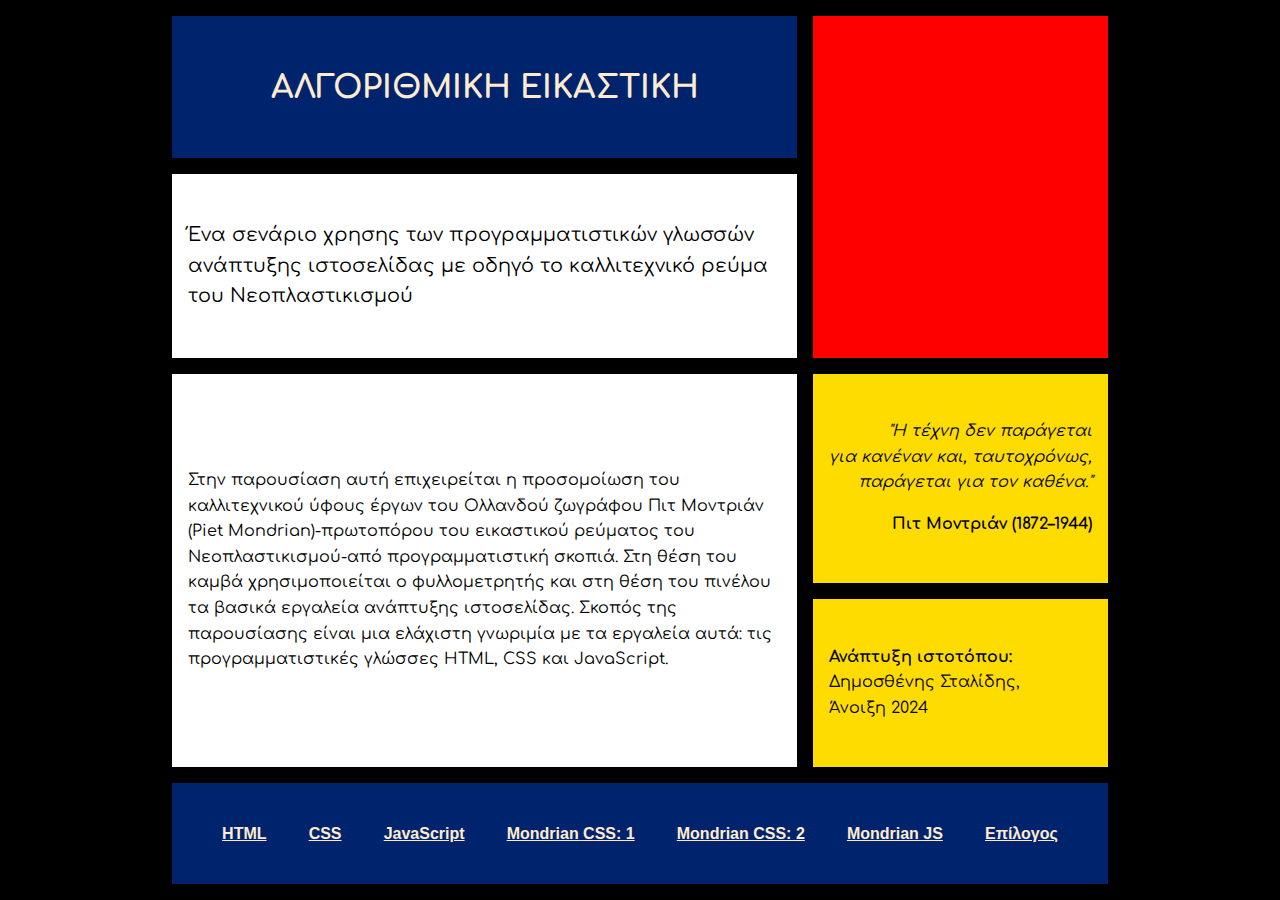
<file: index.html>
<!DOCTYPE html>
<html lang="en">
<head>
    <meta charset="UTF-8">
    <meta name="viewport" content="width=device-width, initial-scale=1.0">
    <title>ΑΛΓΟΡΙΘΜΙΚΗ ΕΙΚΑΣΤΙΚΗ - εισαγωγή</title>
    <link rel="icon" type="image/x-icon" href="icons/mondrian_favicon.ico">
    <link rel="preconnect" href="https://fonts.googleapis.com">
    <link rel="preconnect" href="https://fonts.gstatic.com" crossorigin>
    <link href="https://fonts.googleapis.com/css2?family=Comfortaa:wght@400;500;600;700&display=swap" rel="stylesheet">  
    <link rel="stylesheet" type="text/css" href="indexstyle.css">
</head>

<body>
    
    <div id="grid-container">
    
        <div id="header" class="blue"><div>ΑΛΓΟΡΙΘΜΙΚΗ ΕΙΚΑΣΤΙΚΗ</div></div>
    
        <div class="red" id="empty1"> </div>
    

        <div  id="subheader" class="white">
            <div>
                Ένα σενάριο χρησης των προγραμματιστικών γλωσσών ανάπτυξης ιστοσελίδας με οδηγό το καλλιτεχνικό ρεύμα του Νεοπλαστικισμού
            </div>
        </div>
    
        <div class="white" id="description">
            <div>
                Στην παρουσίαση αυτή επιχειρείται η προσομοίωση του καλλιτεχνικού ύφους έργων του Ολλανδού ζωγράφου Πιτ Μοντριάν (Piet Mondrian)-πρωτοπόρου του εικαστικού ρεύματος του Νεοπλαστικισμού-από προγραμματιστική σκοπιά. Στη θέση του καμβά χρησιμοποιείται ο φυλλομετρητής και στη θέση του πινέλου τα βασικά εργαλεία ανάπτυξης ιστοσελίδας. Σκοπός της παρουσίασης είναι μια ελάχιστη γνωριμία με τα εργαλεία αυτά: τις προγραμματιστικές γλώσσες HTML, CSS και JavaScript.
            </div>
        </div>  


        <div id="quote" class="yellow">
            <div>
                <div>
                    <em>"H τέχνη δεν παράγεται <br> για κανέναν και, ταυτοχρόνως, <br> παράγεται για τον καθένα."
                    </em>
                </div>
                <div id="quote-name">Πιτ Μοντριάν (1872–1944)</div>
            </div>
        </div>

      
        <div class="yellow" id="my-name">
            <div>
                <strong>Ανάπτυξη ιστοτόπου:</strong><br>
                Δημοσθένης Σταλίδης,<br>
                Άνοιξη 2024
            </div>
        </div>
                
        <ul  id="links" class="blue">
            <li onclick="location.href='hypertext.html'">HTML</li>
            <li onclick="location.href='CSS.html'">CSS</li>
            <li onclick="location.href='javascript.html'">JavaScript</li>
            <li onclick="location.href='mondrian_CSS_1.html'">Mondrian CSS: 1</li>
            <li onclick="location.href='mondrian_CSS_2.html'">Mondrian CSS: 2</li>
            <li onclick="location.href='mondrian_JS.html'">Mondrian JS</li>
            <li onclick="location.href='end.html'">Επίλογος</li>
        </ul>
    </div>

</body>

</html>
</file>
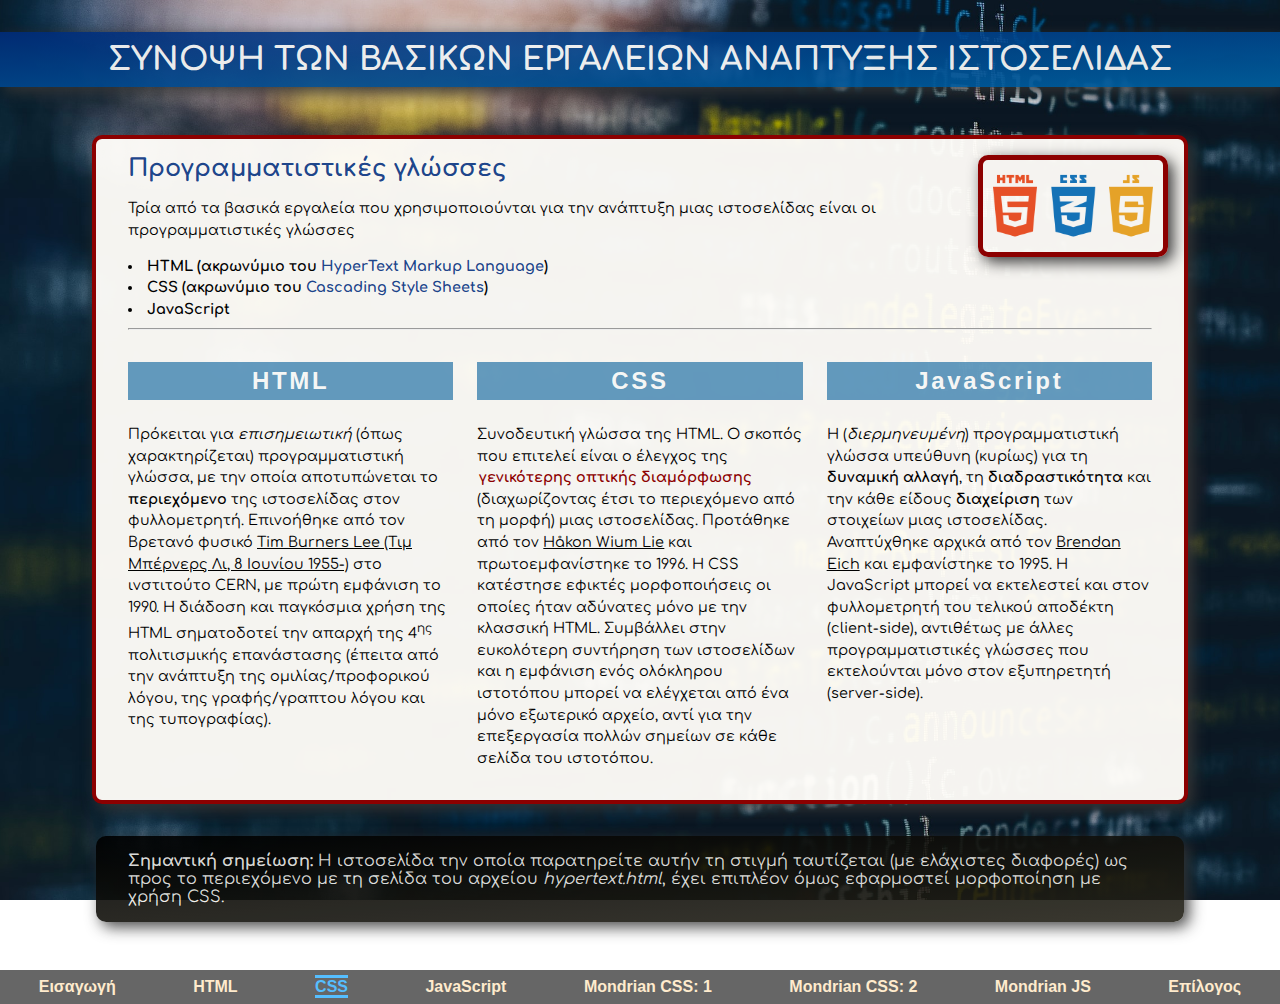
<file: CSS.html>
<!DOCTYPE html>
<html lang="en">
<head>
    <meta charset="UTF-8">
    <meta name="viewport" content="width=device-width, initial-scale=1.0">
    <title>ΒΑΣΙΚΑ ΕΡΓΑΛΕΙΑ - CSS</title>
    <link rel="icon" type="image/x-icon" href="icons/mondrian_favicon.ico">
    <link rel="preconnect" href="https://fonts.googleapis.com">
    <link rel="preconnect" href="https://fonts.gstatic.com" crossorigin>
    <link href="https://fonts.googleapis.com/css2?family=Comfortaa:wght@400;500;600;700&display=swap" rel="stylesheet">  
    <link rel="stylesheet" type="text/css" href="CSSstyle.css">
</head>

<body>
    <header>
        <h1>ΣΥΝΟΨΗ ΤΩΝ ΒΑΣΙΚΩΝ ΕΡΓΑΛΕΙΩΝ ΑΝΑΠΤΥΞΗΣ ΙΣΤΟΣΕΛΙΔΑΣ</h1>
    </header>

    <main>
        
        <h2>Προγραμματιστικές γλώσσες</h2>
        
        <img src="icons/html_CSS_JS_logo.png">
        <article>
            
                <p>Τρία από τα βασικά εργαλεία που χρησιμοποιούνται για την ανάπτυξη μιας ιστοσελίδας είναι οι προγραμματιστικές γλώσσες</p>
                
            <ul>
                <li>HTML (ακρωνύμιο του <span>HyperText Markup Language</span>)</li>
                <li>CSS (ακρωνύμιο του <span>Cascading Style Sheets</span>)</li>
                <li>JavaScript</li>
            </ul>
        </article>
        <hr>
        <div id="flex-container">
            <article>
                <h3>HTML</h3>
                <p>Πρόκειται για <em>επισημειωτική</em> (όπως χαρακτηρίζεται) προγραμματιστική γλώσσα, με την οποία αποτυπώνεται το <strong>περιεχόμενο</strong> της ιστοσελίδας στον φυλλομετρητή. Επινοήθηκε από τον Βρετανό φυσικό <u>Tim Burners Lee (Τιμ Μπέρνερς Λι, 8 Ιουνίου 1955-)</u> στο ινστιτούτο CERN, με πρώτη εμφάνιση το 1990. Η διάδοση και παγκόσμια χρήση της HTML σηματοδοτεί την απαρχή της 4<sup>ης</sup> πολιτισμικής επανάστασης (έπειτα από την ανάπτυξη της ομιλίας/προφορικού λόγου, της γραφής/γραπτου λόγου και της τυπογραφίας).</p>
            </article>

            <article>
                <h3>CSS</h3>
                <p>Συνοδευτική γλώσσα της HTML. Ο σκοπός που επιτελεί είναι ο έλεγχος της <mark>γενικότερης οπτικής διαμόρφωσης</mark> (διαχωρίζοντας έτσι το περιεχόμενο από τη μορφή) μιας ιστοσελίδας. Προτάθηκε από τον <u>Håkon Wium Lie</u> και πρωτοεμφανίστηκε το 1996. Η CSS κατέστησε εφικτές μορφοποιήσεις οι οποίες ήταν αδύνατες μόνο με την κλασσική HTML. Συμβάλλει στην ευκολότερη συντήρηση των ιστοσελίδων και η εμφάνιση ενός ολόκληρου ιστοτόπου μπορεί να ελέγχεται από ένα μόνο εξωτερικό αρχείο, αντί για την επεξεργασία πολλών σημείων σε κάθε σελίδα του ιστοτόπου.</p>
                
            </article>

            <article>
                <h3>JavaScript</h3>
                <p>Η (<em>διερμηνευμένη</em>) προγραμματιστική γλώσσα υπεύθυνη (κυρίως) για τη <strong>δυναμική αλλαγή</strong>, τη <strong>διαδραστικότητα</strong> και την κάθε είδους <strong>διαχείριση</strong> των στοιχείων μιας ιστοσελίδας. Αναπτύχθηκε αρχικά από τον <u>Brendan Eich</u> και εμφανίστηκε το 1995. Η JavaScript μπορεί να εκτελεστεί και στον φυλλομετρητή του τελικού αποδέκτη (client-side), αντιθέτως με άλλες προγραμματιστικές γλώσσες που εκτελούνται μόνο στον εξυπηρετητή (server-side).</p>
                
            </article>
        </div>
    </main>

    <p id="note"><strong>Σημαντική σημείωση:</strong> Η ιστοσελίδα την οποία παρατηρείτε αυτήν τη στιγμή ταυτίζεται (με ελάχιστες διαφορές) ως προς το περιεχόμενο με τη σελίδα του αρχείου <em>hypertext.html</em>, έχει επιπλέον όμως εφαρμοστεί μορφοποίηση με χρήση CSS.</p>

    <footer>
        <ul>
            <li><a href="index.html">Εισαγωγή</a></li>
            <li><a href="hypertext.html">HTML</a></li>
            <li><a href="CSS.html">CSS</a></li>
            <li><a href="javascript.html">JavaScript</a></li>
            <li><a href="mondrian_CSS_1.html">Mondrian CSS: 1</a></li>
            <li><a href="mondrian_CSS_2.html">Mondrian CSS: 2</a></li>
            <li><a href="mondrian_JS.html">Mondrian JS</a></li>
            <li><a href="end.html">Επίλογος</a></li>
        </ul>
    </footer>
</body>
</html>
</file>
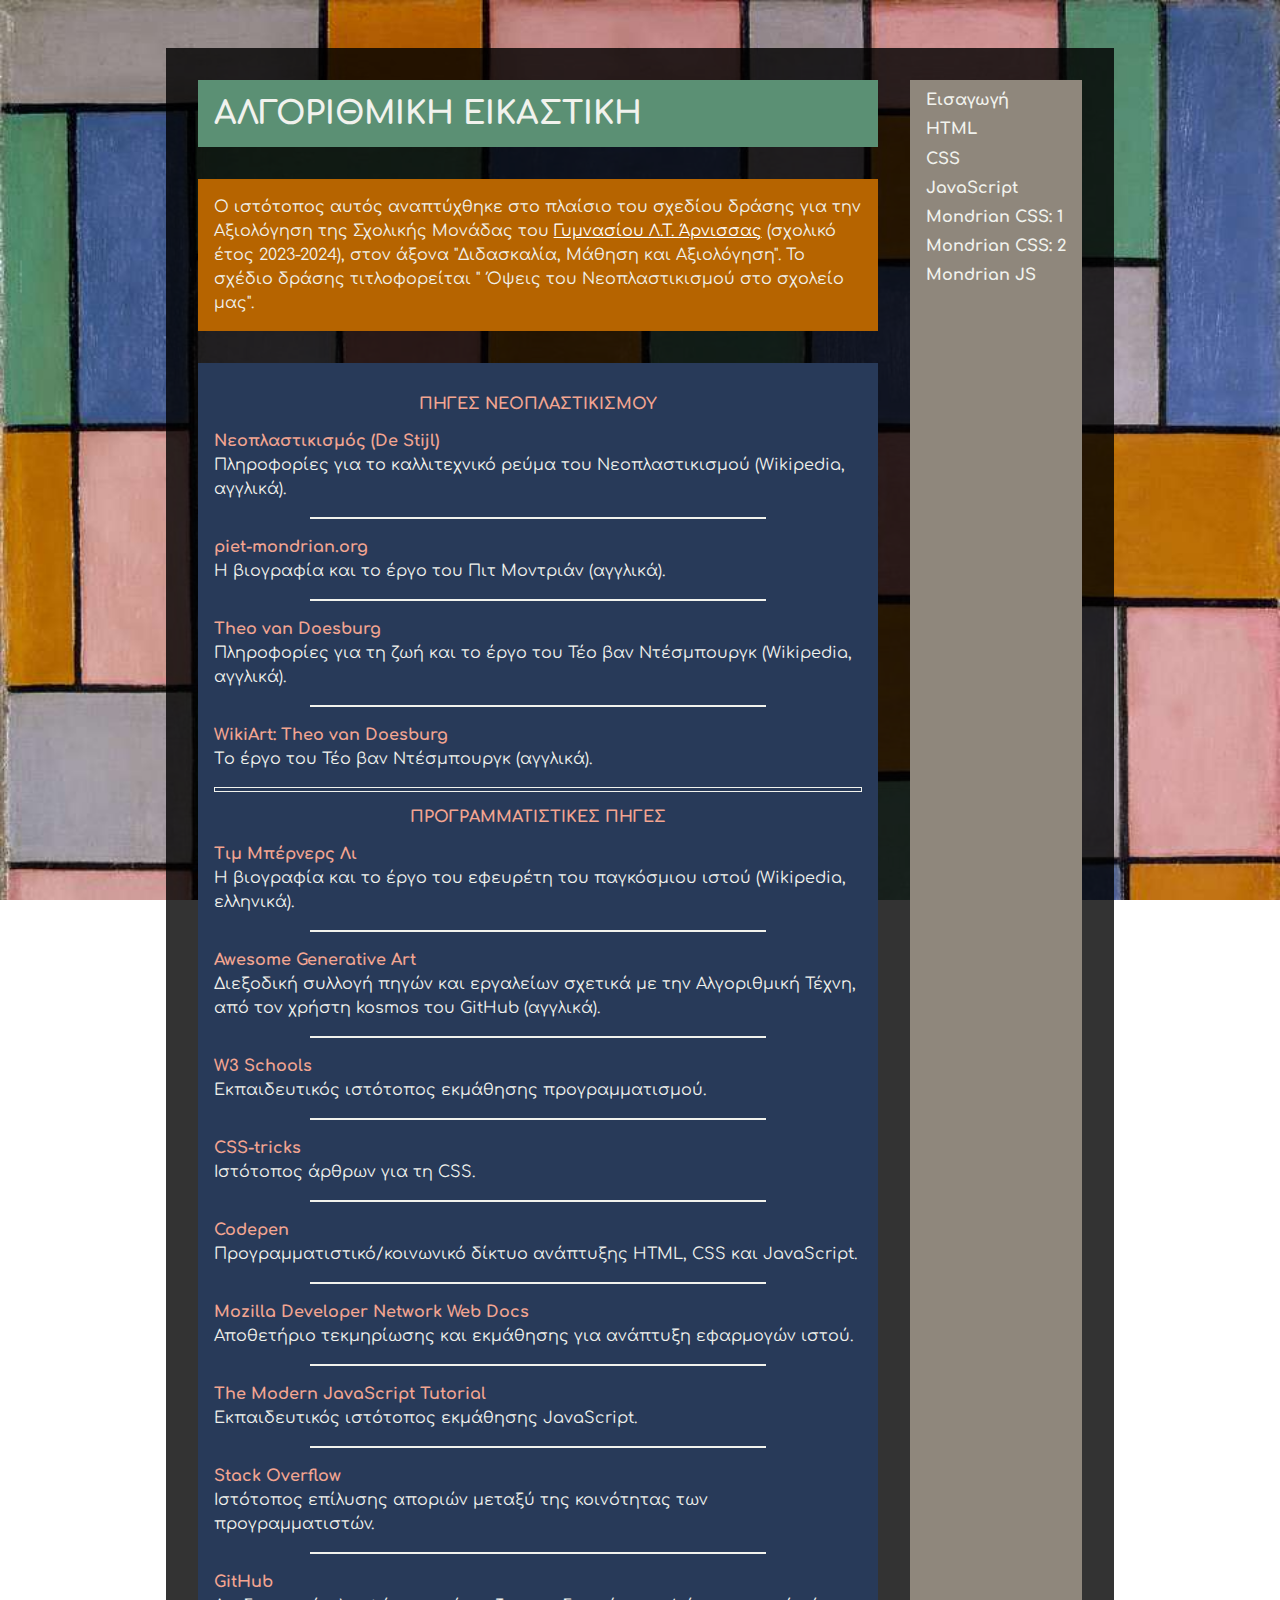
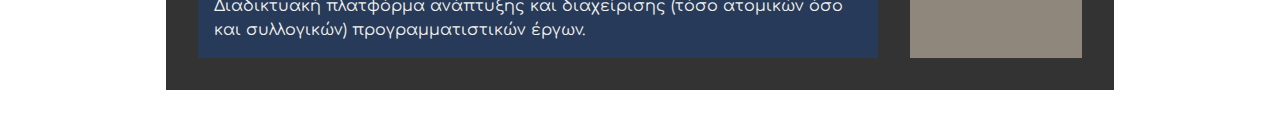
<file: end.html>
<!DOCTYPE html>
<html lang="en">
<head>
    <meta charset="UTF-8">
    <meta http-equiv="X-UA-Compatible" content="IE=edge">
    <meta name="viewport" content="width=device-width, initial-scale=1.0">
    <title>ΑΛΓΟΡΙΘΜΙΚΗ ΕΙΚΑΣΤΙΚΗ - επίλογος</title>
    <link rel="icon" type="image/x-icon" href="icons/mondrian_favicon.ico">
    <link rel="preconnect" href="https://fonts.googleapis.com">
    <link rel="preconnect" href="https://fonts.gstatic.com" crossorigin>
    <link href="https://fonts.googleapis.com/css2?family=Comfortaa:wght@400;500;600;700&display=swap" rel="stylesheet">

    <link rel="stylesheet" href="https://cdnjs.cloudflare.com/ajax/libs/font-awesome/6.3.0/css/all.css" integrity="sha512-+ouAqATs1y4kpPMCHfKHVJwf308zo+tC9dlEYK9rKe7kiP35NiP+Oi35rCFnc16zdvk9aBkDUtEO3tIPl0xN5w==" crossorigin="anonymous" referrerpolicy="no-referrer" />
    <link rel="stylesheet" type="text/css" href="endstyle.css">
</head>

<body>

  <div id="grid">

    <div id="left">
      <h1> ΑΛΓΟΡΙΘΜΙΚΗ ΕΙΚΑΣΤΙΚΗ</h1>
      
      <p id="description">
        Ο ιστότοπος αυτός αναπτύχθηκε στο πλαίσιο του σχεδίου δράσης για την Αξιολόγηση της Σχολικής Μονάδας του <a style="color: white;" href="http://gym-arniss.pel.sch.gr">Γυμνασίου Λ.Τ. Άρνισσας</a> (σχολικό έτος 2023-2024), στον άξονα  "Διδασκαλία, Μάθηση και Αξιολόγηση". Το σχέδιο δράσης τιτλοφορείται " Όψεις του Νεοπλαστικισμού στο σχολείο μας". 
      </p>
      
      <div id="sources">

        <!-- <hr style="height: 3px;"> -->

        <span>ΠΗΓΕΣ ΝΕΟΠΛΑΣΤΙΚΙΣΜΟΥ</span>

        <div>
          <a href="https://en.wikipedia.org/wiki/De_Stijl" target="_blank">Νεοπλαστικισμός (De Stijl) <i class="fa-solid fa-arrow-up-right-from-square"></i></a> <br> Πληροφορίες για το καλλιτεχνικό ρεύμα του Νεοπλαστικισμού (Wikipedia, αγγλικά).
        </div>

        <hr style="width:70%; margin: auto;">
      
        <div>
          <a href="https://www.piet-mondrian.org/" target="_blank">piet-mondrian.org <i class="fa-solid fa-arrow-up-right-from-square"></i></a> <br> Η βιογραφία και το έργο του Πιτ Μοντριάν (αγγλικά).
        </div>

        <hr style="width:70%; margin: auto;">

        <div>
          <a href="https://en.wikipedia.org/wiki/Theo_van_Doesburg" target="_blank">Theo van Doesburg <i class="fa-solid fa-arrow-up-right-from-square"></i></a> <br> Πληροφορίες για τη ζωή και το έργο του Τέο βαν Ντέσμπουργκ (Wikipedia, αγγλικά).
        </div>

        <hr style="width:70%; margin: auto;">

        <div>
          <a href="https://www.wikiart.org/en/theo-van-doesburg/all-works#!#filterName:all-paintings-chronologically,resultType:detailed" target="_blank">WikiArt: Theo van Doesburg <i class="fa-solid fa-arrow-up-right-from-square"></i></a> <br> Tο έργο του Τέο βαν Ντέσμπουργκ (αγγλικά).
        </div>

        <hr style="height: 3px;">

        <span>ΠΡΟΓΡΑΜΜΑΤΙΣΤΙΚΕΣ ΠΗΓΕΣ</span>

        <div>
          <a href="https://el.wikipedia.org/wiki/%CE%A4%CE%B9%CE%BC_%CE%9C%CF%80%CE%AD%CF%81%CE%BD%CE%B5%CF%81%CF%82_%CE%9B%CE%B9" target="_blank">Τιμ Μπέρνερς Λι <i class="fa-solid fa-arrow-up-right-from-square"></i></a> <br> Η βιογραφία και το έργο του εφευρέτη του παγκόσμιου ιστού (Wikipedia, ελληνικά). 
        </div>

        <hr style="width:70%; margin: auto;">

        <div>
          <a href="https://github.com/kosmos/awesome-generative-art" target="_blank">Awesome Generative Art <i class="fa-solid fa-arrow-up-right-from-square"></i></a> <br> Διεξοδική συλλογή πηγών και εργαλείων σχετικά με την Αλγοριθμική Τέχνη, από τον χρήστη kosmos του GitHub (αγγλικά).
        </div>

        <hr style="width:70%; margin: auto;">

        <div>
          <a href="https://www.w3schools.com" target="_blank">W3 Schools <i class="fa-solid fa-arrow-up-right-from-square"></i></a> <br> Εκπαιδευτικός ιστότοπος εκμάθησης προγραμματισμού. 
        </div>

        <hr style="width:70%; margin: auto;">

        <div>
          <a href="https://css-tricks.com" target="_blank">CSS-tricks <i class="fa-solid fa-arrow-up-right-from-square"></i></a> <br> Ιστότοπος άρθρων για τη CSS.
        </div>

        <hr style="width:70%; margin: auto;">

        <div>
          <a href="https://codepen.io" target="_blank">Codepen <i class="fa-solid fa-arrow-up-right-from-square"></i></a> <br> Προγραμματιστικό/κοινωνικό δίκτυο ανάπτυξης HTML, CSS και JavaScript.
        </div>

        <hr style="width:70%; margin: auto;">

        <div>
          <a href="https://developer.mozilla.org/en-US" target="_blank">Mozilla Developer Network Web Docs <i class="fa-solid fa-arrow-up-right-from-square"></i></a> <br> Αποθετήριο τεκμηρίωσης και εκμάθησης για ανάπτυξη εφαρμογών ιστού.
        </div>

        <hr style="width:70%; margin: auto;">

        <div>
          <a href="https://javascript.info" target="_blank">The Modern JavaScript Tutorial  <i class="fa-solid fa-arrow-up-right-from-square"></i></a> <br> Εκπαιδευτικός ιστότοπος εκμάθησης JavaScript.
        </div>

        <hr style="width:70%; margin: auto;">

        <div>
          <a href="https://stackoverflow.com" target="_blank">Stack Overflow <i class="fa-solid fa-arrow-up-right-from-square"></i></a> <br> Ιστότοπος επίλυσης αποριών μεταξύ της κοινότητας των προγραμματιστών.
        </div>
    
        <hr style="width:70%; margin: auto;">

        <div>
          <a href="https://github.com/" target="_blank">GitHub <i class="fa-solid fa-arrow-up-right-from-square"></i></a> <br> Διαδικτυακή πλατφόρμα ανάπτυξης και διαχείρισης (τόσο ατομικών όσο και συλλογικών) προγραμματιστικών έργων.
        </div>

        <!-- <hr style="height: 3px;"> -->

      </div>
    </div>

    <div id="links">

      <p onclick="location.href='index.html'">Εισαγωγή  <i class="fa-solid fa-arrow-up-right-from-square"></i></p>
      <p onclick="location.href='hypertext.html'">HTML  <i class="fa-solid fa-arrow-up-right-from-square"></i></p>
      <p onclick="location.href='CSS.html'">CSS  <i class="fa-solid fa-arrow-up-right-from-square"></i></p>
      <p onclick="location.href='javascript.html'">JavaScript  <i class="fa-solid fa-arrow-up-right-from-square"></i></p>
      <p onclick="location.href='mondrian_CSS_1.html'">Mondrian CSS: 1  <i class="fa-solid fa-arrow-up-right-from-square"></i></p>
      <p onclick="location.href='mondrian_CSS_2.html'">Mondrian CSS: 2  <i class="fa-solid fa-arrow-up-right-from-square"></i></p>
      <p onclick="location.href='mondrian_JS.html'">Mondrian JS <i class="fa-solid fa-arrow-up-right-from-square"></i></p>

    </div>

  </div>

</body>
</html>
</file>
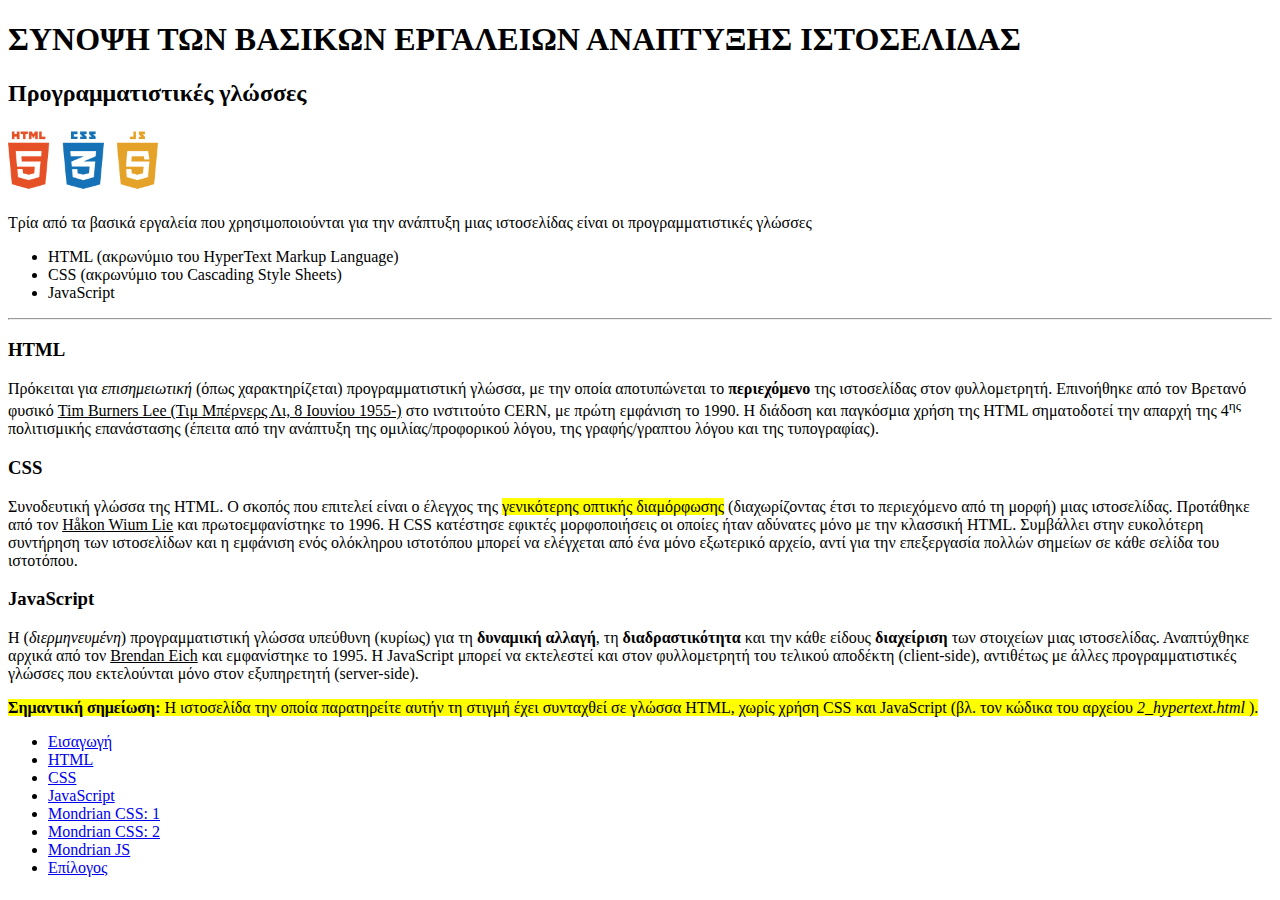
<file: hypertext.html>
<!DOCTYPE html>
<html lang="en">
<head>
    <meta charset="UTF-8">
    <meta name="viewport" content="width=device-width, initial-scale=1.0">
    <title>ΒΑΣΙΚΑ ΕΡΓΑΛΕΙΑ - HTML</title>
    <link rel="icon" type="image/x-icon" href="icons/mondrian_favicon.ico">
</head>
<body>
    <header>
        <h1>ΣΥΝΟΨΗ ΤΩΝ ΒΑΣΙΚΩΝ ΕΡΓΑΛΕΙΩΝ ΑΝΑΠΤΥΞΗΣ ΙΣΤΟΣΕΛΙΔΑΣ</h1>
    </header>
    <main>
        <h2>Προγραμματιστικές γλώσσες</h2>
        <article>
            <img src="icons/html_CSS_JS_logo.png" width="150" height="auto">
        <p>Τρία από τα βασικά εργαλεία που χρησιμοποιούνται για την ανάπτυξη μιας ιστοσελίδας είναι οι προγραμματιστικές γλώσσες</p>
            
        <ul>
            <li>HTML (ακρωνύμιο του <span>HyperText Markup Language</span>)</li>
            <li>CSS (ακρωνύμιο του <span>Cascading Style Sheets</span>)</li>
            <li>JavaScript</li>
        </ul>
            
        </article>
        <hr>
        <article>
            <h3>HTML</h3>
            <p>Πρόκειται για <em>επισημειωτική</em> (όπως χαρακτηρίζεται) προγραμματιστική γλώσσα, με την οποία αποτυπώνεται το <strong>περιεχόμενο</strong> της ιστοσελίδας στον φυλλομετρητή. Επινοήθηκε από τον Βρετανό φυσικό <u>Tim Burners Lee (Τιμ Μπέρνερς Λι, 8 Ιουνίου 1955-)</u> στο ινστιτούτο CERN, με πρώτη εμφάνιση το 1990. Η διάδοση και παγκόσμια χρήση της HTML σηματοδοτεί την απαρχή της 4<sup>ης</sup> πολιτισμικής επανάστασης (έπειτα από την ανάπτυξη της ομιλίας/προφορικού λόγου, της γραφής/γραπτου λόγου και της τυπογραφίας).</p>
        
            </p> 
        </article>
        <article>
            <h3>CSS</h3>
            <p>Συνοδευτική γλώσσα της HTML. Ο σκοπός που επιτελεί είναι ο έλεγχος της <mark>γενικότερης οπτικής διαμόρφωσης</mark> (διαχωρίζοντας έτσι το περιεχόμενο από τη μορφή) μιας ιστοσελίδας. Προτάθηκε από τον <u>Håkon Wium Lie</u> και πρωτοεμφανίστηκε το 1996. Η CSS κατέστησε εφικτές μορφοποιήσεις οι οποίες ήταν αδύνατες μόνο με την κλασσική HTML. Συμβάλλει στην ευκολότερη συντήρηση των ιστοσελίδων και η εμφάνιση ενός ολόκληρου ιστοτόπου μπορεί να ελέγχεται από ένα μόνο εξωτερικό αρχείο, αντί για την επεξεργασία πολλών σημείων σε κάθε σελίδα του ιστοτόπου.</p>
            
        </article>
        <article>
            <h3>JavaScript</h3>
            <p>Η (<em>διερμηνευμένη</em>) προγραμματιστική γλώσσα υπεύθυνη (κυρίως) για τη <strong>δυναμική αλλαγή</strong>, τη <strong>διαδραστικότητα</strong> και την κάθε είδους <strong>διαχείριση</strong> των στοιχείων μιας ιστοσελίδας. Αναπτύχθηκε αρχικά από τον <u>Brendan Eich</u> και εμφανίστηκε το 1995. Η JavaScript  μπορεί να εκτελεστεί και στον φυλλομετρητή του τελικού αποδέκτη (client-side), αντιθέτως με άλλες προγραμματιστικές γλώσσες που εκτελούνται μόνο στον εξυπηρετητή (server-side).</p>
            
        </article>
    </main>

    <div><mark><strong>Σημαντική σημείωση:</strong> Η ιστοσελίδα την οποία παρατηρείτε αυτήν τη στιγμή έχει συνταχθεί σε γλώσσα HTML, χωρίς χρήση CSS και JavaScript (βλ. τον κώδικα του αρχείου <em>2_hypertext.html</em> ).</mark></div>

    <footer>
        <ul>
            <li><a href="index.html">Εισαγωγή</a></li>
            <li><a href="hypertext.html">HTML</a></li>
            <li><a href="CSS.html">CSS</a></li>
            <li><a href="javascript.html">JavaScript</a></li>
            <li><a href="mondrian_CSS_1.html">Mondrian CSS: 1</a></li>
            <li><a href="mondrian_CSS_2.html">Mondrian CSS: 2</a></li>
            <li><a href="mondrian_JS.html">Mondrian JS</a></li>
            <li><a href="end.html">Επίλογος</a></li>
        </ul>
    </footer>
</body>
</html>
</file>
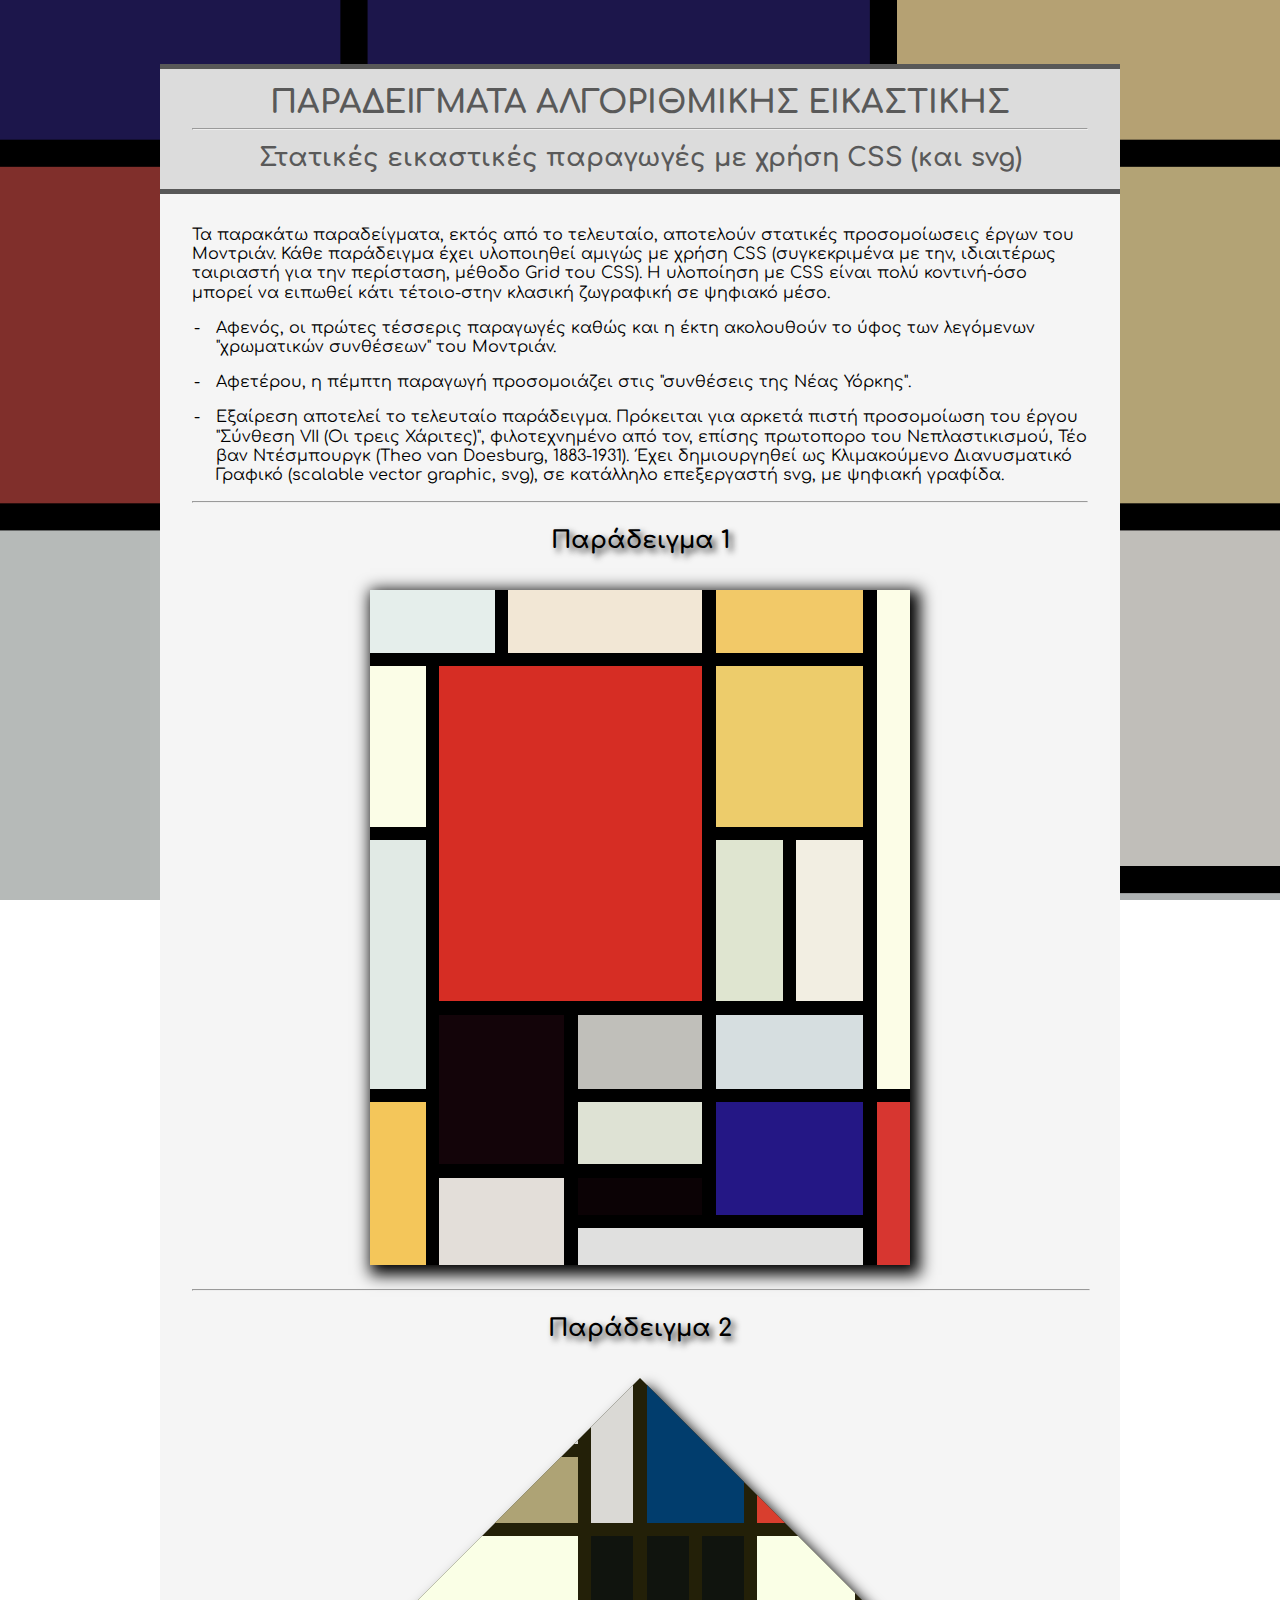
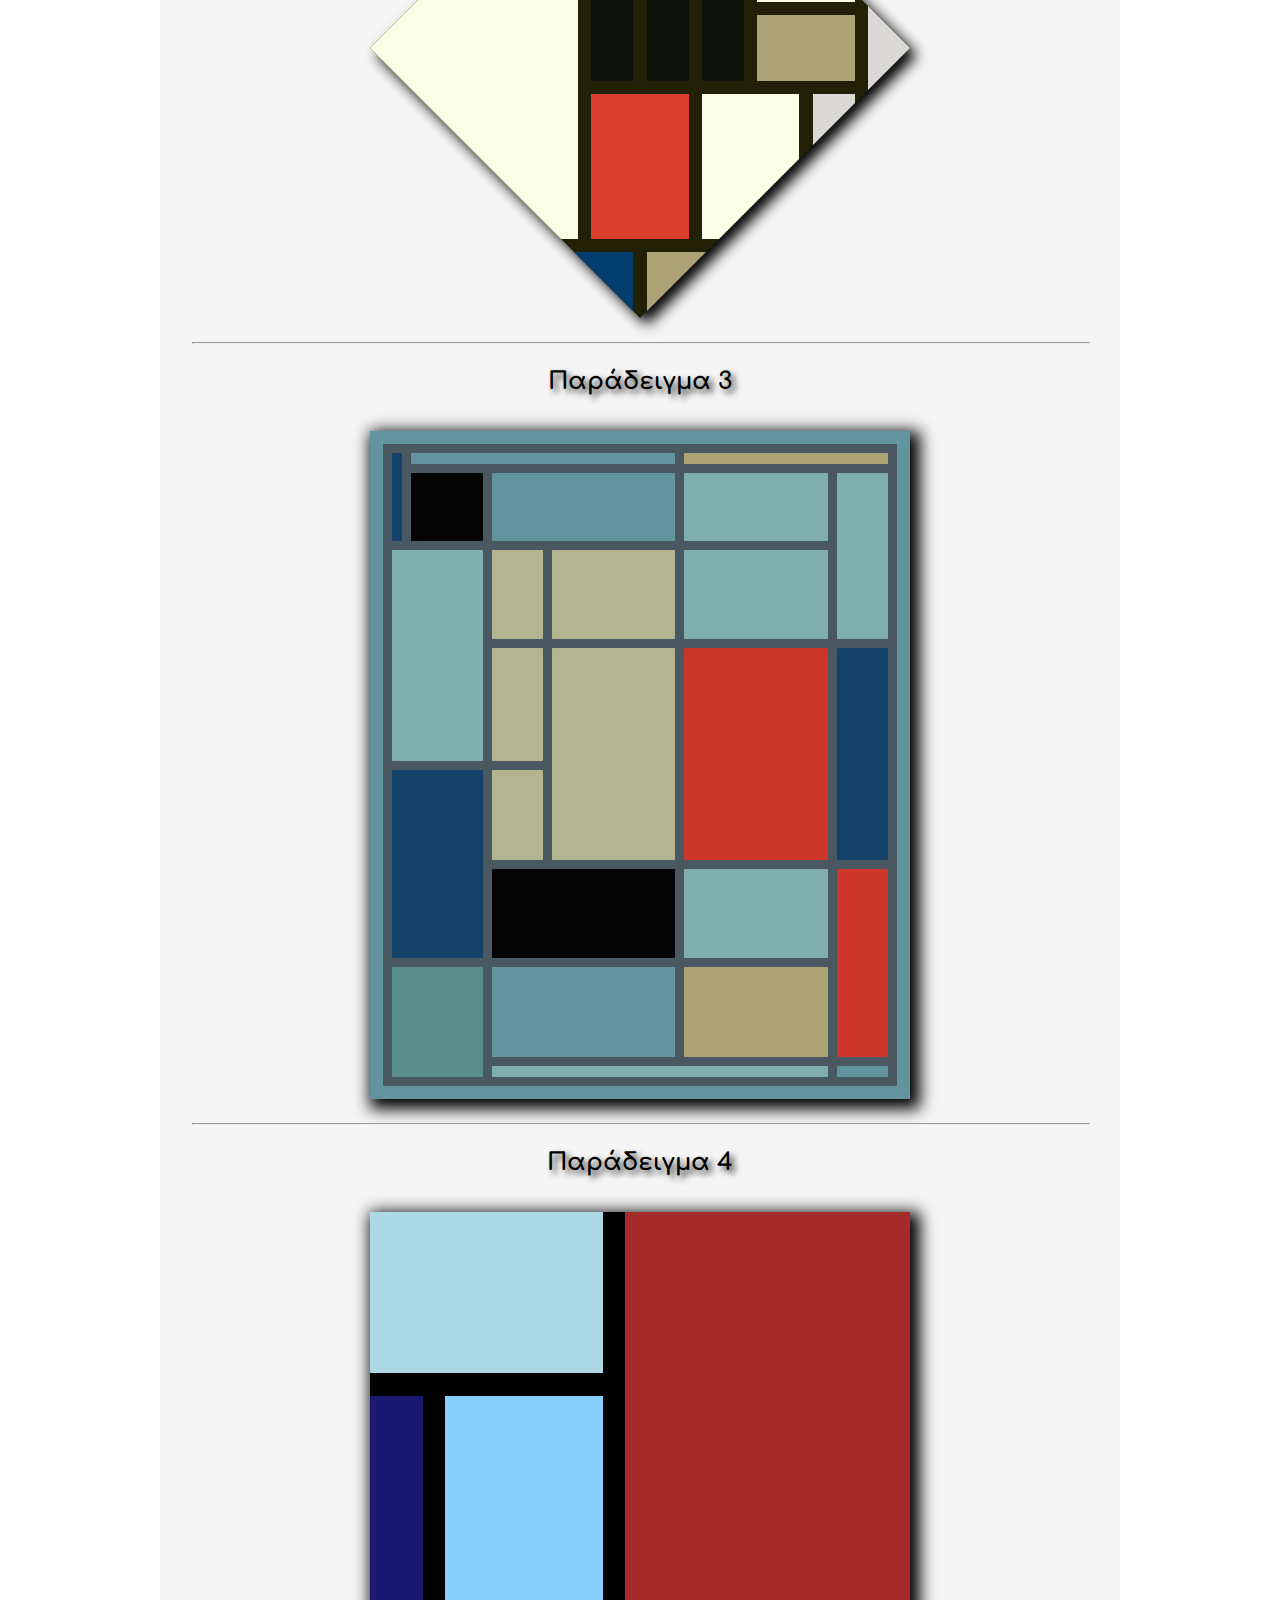
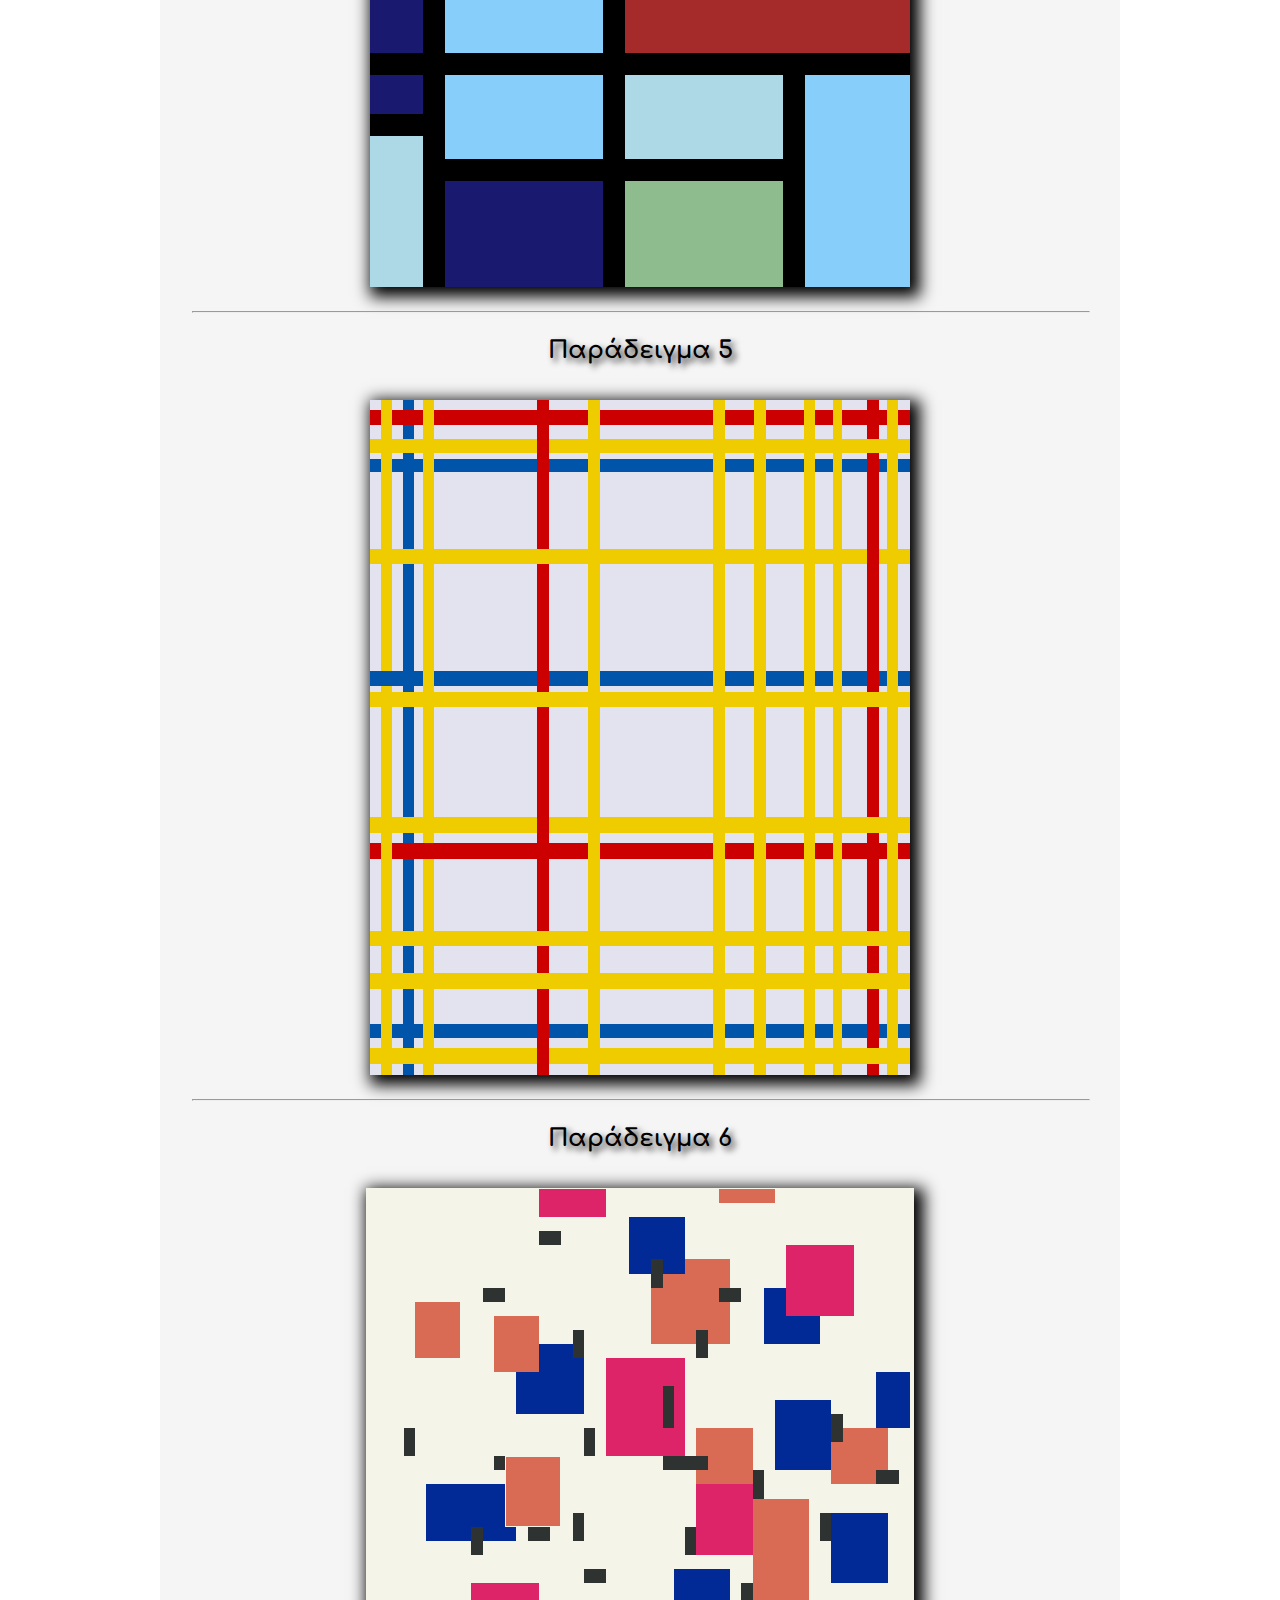
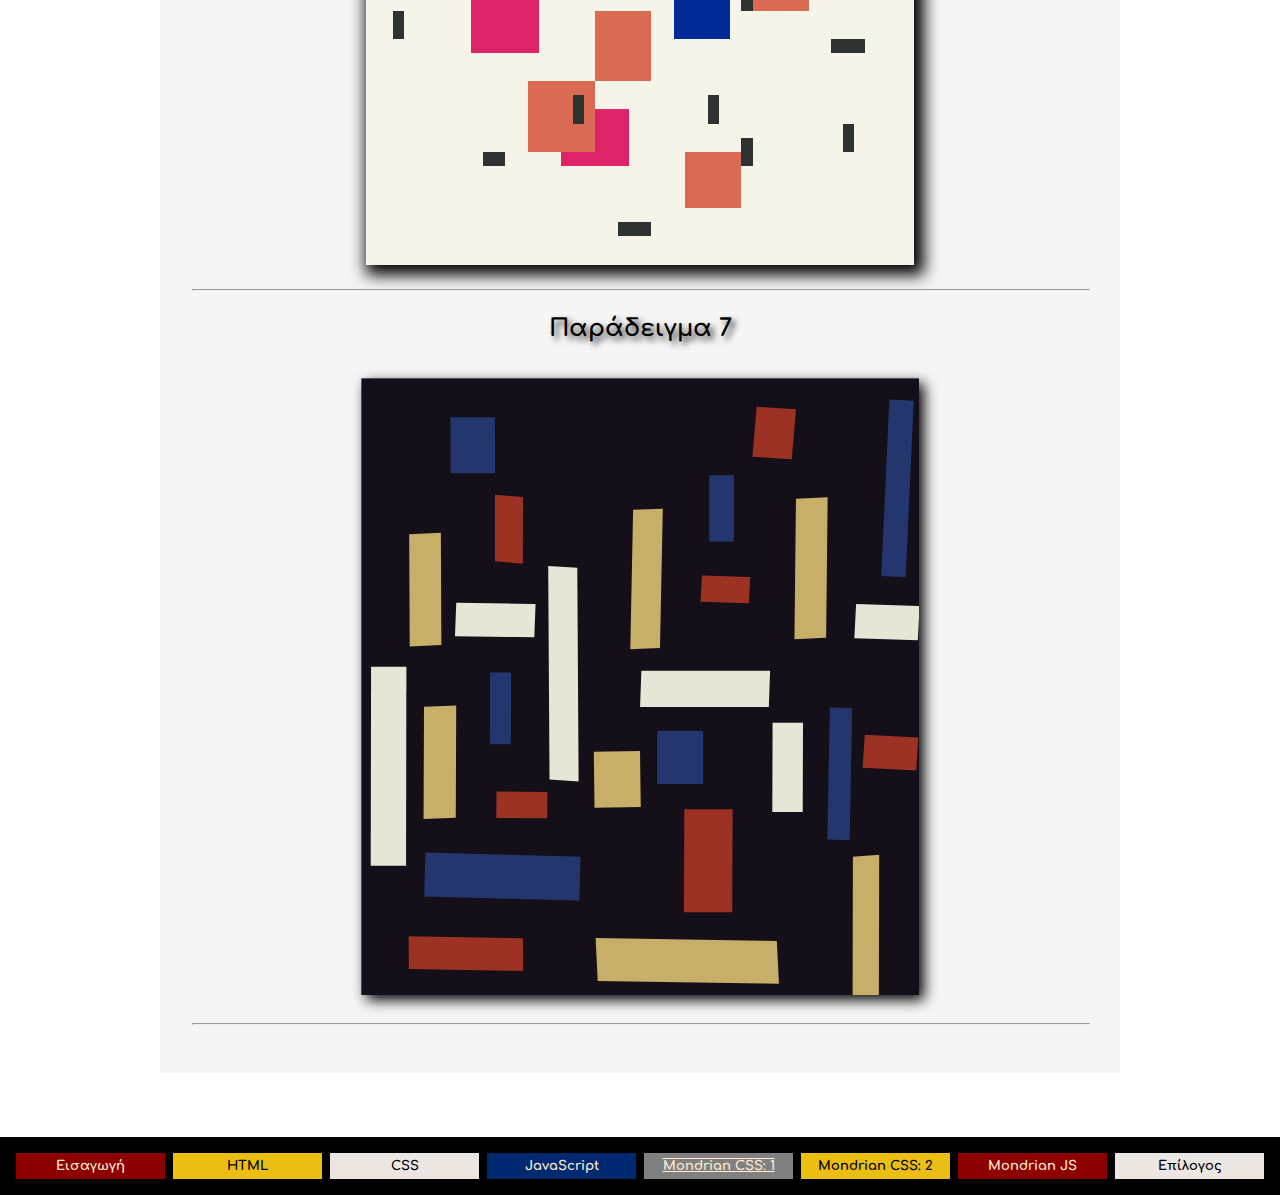
<file: mondrian_CSS_1.html>
<!DOCTYPE html>
<html lang="en">
<head>
    <meta charset="UTF-8">
    <meta name="viewport" content="width=device-width, initial-scale=1.0">
    <title>A là Mondrian, CSS 1</title>
    <link rel="icon" type="image/x-icon" href="icons/mondrian_favicon.ico">
    <link rel="preconnect" href="https://fonts.googleapis.com">
    <link rel="preconnect" href="https://fonts.gstatic.com" crossorigin>
    <link href="https://fonts.googleapis.com/css2?family=Comfortaa:wght@400;500;600;700&display=swap" rel="stylesheet">  
    <link rel="stylesheet" type="text/css" href="mondrianCSS1style.css">
 </head>

<body>
  
  <div id="examples">

    <h1>
      ΠΑΡΑΔΕΙΓΜΑΤΑ ΑΛΓΟΡΙΘΜΙΚΗΣ ΕΙΚΑΣΤΙΚΗΣ
      <hr>
      <span id="subtitle">Στατικές εικαστικές παραγωγές με χρήση CSS (και svg)</span>
    </h1>


    <div id="examples-header">
      <p>Τα παρακάτω παραδείγματα, εκτός από το τελευταίο, αποτελούν στατικές προσομοίωσεις έργων του Μοντριάν. Κάθε παράδειγμα έχει υλοποιηθεί αμιγώς με χρήση CSS (συγκεκριμένα με την, ιδιαιτέρως ταιριαστή για την περίσταση,  μέθοδο Grid του CSS). Η υλοποίηση με CSS είναι πολύ κοντινή-όσο μπορεί να ειπωθεί κάτι τέτοιο-στην κλασική ζωγραφική σε ψηφιακό μέσο.</p>
      <ul>
        <li>
            Αφενός, οι πρώτες τέσσερις παραγωγές καθώς και η έκτη ακολουθούν το ύφος των λεγόμενων "χρωματικών συνθέσεων" του Μοντριάν.
        </li>
        <li>
          Αφετέρου, η πέμπτη παραγωγή προσομοιάζει στις "συνθέσεις της Νέας Υόρκης".
        </li>
        <li>
          Εξαίρεση αποτελεί το τελευταίο παράδειγμα. Πρόκειται για αρκετά πιστή προσομοίωση του έργου "Σύνθεση VII (Οι τρεις Χάριτες)", φιλοτεχνημένο από τον, επίσης πρωτοπορο του Νεπλαστικισμού, Τέο βαν Ντέσμπουργκ (Theo van Doesburg, 1883-1931). Έχει δημιουργηθεί ως Κλιμακούμενο Διανυσματικό Γραφικό (scalable vector graphic, svg), σε κατάλληλο επεξεργαστή svg, με ψηφιακή γραφίδα.
        </li>
      </ul>
    </div>


    <hr>

    <div id="art-container">
      <h2>Παράδειγμα 1</h2>
      <div id="grid1">
        <div class="cell1"></div>
        <div class="cell1"></div>
        <div class="cell1"></div>
        <div class="cell1"></div>
        <div class="cell1"></div>
        <div class="cell1"></div>
        <div class="cell1"></div>
        <div class="cell1"></div>
        <div class="cell1"></div>
        <div class="cell1"></div>
        <div class="cell1"></div>
        <div class="cell1"></div>
        <div class="cell1"></div>
        <div class="cell1"></div>
        <div class="cell1"></div>
        <div class="cell1"></div>
        <div class="cell1"></div>
        <div class="cell1"></div>
        <div class="cell1"></div>
        <div class="cell1"></div>
      </div>
      
      <hr>
      <h2>Παράδειγμα 2</h2>
      <div id="shadow">
        <div id="grid2">
          <div class="cell2 d white"></div>
          <div class="cell2 e white2"></div>
          <div class="cell2 f yellow"></div>
          <div class="cell2 g blue"></div>
          <div class="cell2 h yellow"></div>
          <div class="cell2 t white"></div>
          <div class="cell2 i black"></div>
          <div class="cell2 j black"></div>
          <div class="cell2 k white"></div>
          <div class="cell2 l yellow"></div>
          <div class="cell2 n white2"></div>
          <div class="cell2 u black"></div>
          <div class="cell2 i red"></div>
          <div class="cell2 o black"></div>
          <div class="cell2 m blue"></div>
          <div class="cell2 p white"></div>
          <div class="cell2 q yellow"></div>
          <div class="cell2 r white2"></div>
          <div class="cell2 s red"></div>
          <div class="cell2 a grey"></div>
          <div class="cell2 b white"></div>
          <div class="cell2 c yellow"></div>
        </div>
      </div>

      <hr>
      <h2>Παράδειγμα 3</h2>
      <div id="frame3">
        <div id="grid3">
          <div class="cell3 one very-dark-blue"></div>
          <div class="cell3 two dark-blue"></div>
          <div class="cell3 three yellow"></div>
          <div class="cell3 four black3"></div>
          <div class="cell3 five dark-blue"></div>
          <div class="cell3 six light-blue"></div>
          <div class="cell3 seven light-blue"></div>
          <div class="cell3 eight light-blue"></div>
          <div class="cell3 nine beige"></div>
          <div class="cell3 ten beige"></div>
          <div class="cell3 eleven light-blue"></div>
          <div class="cell3 twelve beige"></div>
          <div class="cell3 thirteen beige"></div>
          <div class="cell3 fourteen red3"></div>
          <div class="cell3 fifteen very-dark-blue"></div>
          <div class="cell3 sixteen very-dark-blue"></div>
          <div class="cell3 seventeen beige"></div>
          <div class="cell3 eighteen black3"></div>
          <div class="cell3 nineteen light-blue"></div>
          <div class="cell3 twenty red3"></div>
          <div class="cell3 twenty-one green-blue"></div>
          <div class="cell3 twenty-two dark-blue"></div>
          <div class="cell3 twenty-three yellow"></div>
          <div class="cell3 twenty-four light-blue">
            <span class="signature"></span>
          </div>
          <div class="cell3 twenty-five dark-blue"></div>
        </div>
      </div>

      <hr>
      <h2>Παράδειγμα 4</h2>
      <div id="grid4">
        <div class="ltblue1 one4"></div>
        <div class="red4 two4"></div>
        <div class="navy three4"></div>
        <div class="ltblue2 four4"></div>
        <div class="navy fourhalf"></div>
        <div class="ltblue2 five4"></div>
        <div class="ltblue1 six4"></div>
        <div class="navy seven4"></div>
        <div class="ltblue1 eight4"></div>
        <div class="ltblue2 nine4"></div>
        <div class="ltgreen ten4"></div>
    </div>

      <hr>
      <h2>Παράδειγμα 5</h2>
      <div id="grid5-ny">
        <div class="a1 yellow5"></div>
        <div class="a2 yellow5"></div>
        <div class="a3 yellow5"></div>
        <div class="a4 yellow5"></div>
        <div class="a5 yellow5"></div>
        <div class="a6 yellow5"></div>
        <div class="a7 yellow5"></div>
        <div class="a8 yellow5"></div>
        <div class="a9 yellow5"></div>
        <div class="a10 yellow5"></div>
        <div class="a11 yellow5"></div>
        <div class="a12 yellow5"></div>
        <div class="a13 yellow5"></div>
        <div class="a14 yellow5"></div>
        <div class="a15 yellow5"></div>
        <div class="a16 yellow5"></div>
        <div class="a17 yellow5"></div>
        <div class="a18 yellow5"></div>
        <div class="a19 yellow5"></div>
        <div class="a20 yellow5"></div>
        <div class="a21 yellow5"></div>
        <div class="a22 yellow5"></div>
        <div class="a23 yellow5"></div>
        <div class="a24 yellow5"></div>
        <div class="a25 yellow5"></div>
        <div class="a26 yellow5"></div>
        <div class="a27 yellow5"></div>
        <div class="a28 yellow5"></div>
        <div class="a29 yellow5"></div>
        <div class="a30 yellow5"></div>
        <div class="a31 yellow5"></div>
        <div class="a32 yellow5"></div>
        <div class="a33 yellow5"></div>
        <div class="a34 yellow5"></div>
        <div class="a35 yellow5"></div>
        <div class="a36 yellow5"></div>
        <div class="a37 yellow5"></div>
        <div class="a38 yellow5"></div>
        <div class="a39 yellow5"></div>
        <div class="a40 yellow5"></div>
        <div class="a41 yellow5"></div>
        <div class="a42 yellow5"></div>
        <div class="a43 yellow5"></div>
        <div class="a44 yellow5"></div>
        <div class="a45 yellow5"></div>
        <div class="a46 yellow5"></div>
        <div class="a47 yellow5"></div>
        <div class="a48 yellow5"></div>
        <div class="a49 yellow5"></div>
        <div class="a50 yellow5"></div>
        <div class="a51 yellow5"></div>
        <div class="a52 yellow5"></div>
        <div class="a53 yellow5"></div>
        <div class="a54 yellow5"></div>
        <div class="a55 yellow5"></div>
        <div class="a56 yellow5"></div>
        <div class="a57 yellow5"></div>
        <div class="a58 yellow5"></div>
        <div class="a59 yellow5"></div>
        <div class="a60 yellow5"></div>
        <div class="a61 yellow5"></div>
        <div class="a62 yellow5"></div>
        <div class="a63 yellow5"></div>
        <div class="a64 yellow5"></div>
        <div class="a65 yellow5"></div>
        <div class="a66 yellow5"></div>
        <div class="a67 yellow5"></div>
        <div class="a68 yellow5"></div>
        <div class="a69 yellow5"></div>
        <div class="a70 yellow5"></div>
        <div class="a71 yellow5"></div>
        <div class="a72 yellow5"></div>
        <div class="a73 yellow5"></div>
        <div class="a74 yellow5"></div>
        <div class="a75 yellow5"></div>
        <div class="a76 yellow5"></div>
        <div class="a77 yellow5"></div>
        <div class="a78 blue5"></div>
        <div class="a79 blue5"></div>
        <div class="a80 blue5"></div>
        <div class="a81 blue5"></div>
        <div class="a82 blue5"></div>
        <div class="a83 blue5"></div>
        <div class="a84 blue5"></div>
        <div class="a85 blue5"></div>
        <div class="a86 blue5"></div>
        <div class="a87 blue5"></div>
        <div class="a88 blue5"></div>
        <div class="a89 blue5"></div>
        <div class="a90 blue5"></div>
        <div class="a91 blue5"></div>
        <div class="a92 blue5"></div>
        <div class="a93 blue5"></div>
        <div class="a94 blue5"></div>
        <div class="a95 blue5"></div>
        <div class="a96 blue5"></div>
        <div class="a97 blue5"></div>
        <div class="a98 blue5"></div>
        <div class="a99 blue5"></div>
        <div class="a100 blue5"></div>
        <div class="a101 blue5"></div>
        <div class="a102 blue5"></div>
        <div class="a103 blue5"></div>
        <div class="a104 blue5"></div>
        <div class="a105 blue5"></div>
        <div class="a106 blue5"></div>
        <div class="a107 blue5"></div>
        <div class="a108 blue5"></div>
        <div class="a109 blue5"></div>
        <div class="a110 blue5"></div>
        <div class="a111 blue5"></div>
        <div class="a112 blue5"></div>
        <div class="a113 blue5"></div>
        <div class="a114 blue5"></div>
        <div class="a115 blue5"></div>
        <div class="a116 blue5"></div>
        <div class="a117 blue5"></div>
        <div class="a118 blue5"></div>
        <div class="a119 blue5"></div>
        <div class="a120 blue5"></div>
        <div class="a121 blue5"></div>
        <div class="a122 blue5"></div>
        <div class="a123 red5"></div>
        <div class="a124 red5"></div>
        <div class="a125 red5"></div>
        <div class="a126 red5"></div>
        <div class="a127 red5"></div>
        <div class="a128 red5"></div>
        <div class="a129 red5"></div>
        <div class="a130 red5"></div>
        <div class="a131 red5"></div>
        <div class="a132 red5"></div>
        <div class="a133 red5"></div>
        <div class="a134 red5"></div>
        <div class="a135 red5"></div>
        <div class="a136 red5"></div>
        <div class="a137 red5"></div>
        <div class="a138 red5"></div>
        <div class="a139 red5"></div>
        <div class="a140 red5"></div>
        <div class="a141 red5"></div>
        <div class="a142 red5"></div>
        <div class="a143 red5"></div>
        <div class="a144 red5"></div>
        <div class="a145 red5"></div>
        <div class="a146 red5"></div>
        <div class="a147 red5"></div>
        <div class="a148 red5"></div>
        <div class="a149 red5"></div>
        <div class="a150 red5"></div>
        <div class="a151 red5"></div>
        <div class="a152 red5"></div>
        <div class="a153 red5"></div>
        <div class="a154 red5"></div>
        <div class="a155 red5"></div>
      </div>

      <hr>
      <h2>Παράδειγμα 6</h2>
      <div id="grid6">
        <div class="pink6 pink__1"></div>
        <div class="pink6 pink__2"></div>
        <div class="pink6 pink__3"></div>
        <div class="pink6 pink__4"></div>
        <div class="pink6 pink__5"></div>
        <div class="pink6 pink__6"></div>
    
        <div class="blue6 blue__1"></div>
        <div class="blue6 blue__2"></div>
        <div class="blue6 blue__3"></div>
        <div class="blue6 blue__4"></div>
        <div class="blue6 blue__5"></div>
        <div class="blue6 blue__6"></div>
        <div class="blue6 blue__7"></div>
        <div class="blue6 blue__8"></div>
    
        <div class="orange6 orange__1"></div>
        <div class="orange6 orange__2"></div>
        <div class="orange6 orange__3"></div>
        <div class="orange6 orange__4"></div>
        <div class="orange6 orange__5"></div>
        <div class="orange6 orange__6"></div>
        <div class="orange6 orange__7"></div>
        <div class="orange6 orange__8"></div>
        <div class="orange6 orange__9"></div>
        <div class="orange6 orange__10"></div>
        <div class="orange6 orange__11"></div>
        
        <div class="black6 black__1"></div>
        <div class="black6 black__2"></div>
        <div class="black6 black__3"></div>
        <div class="black6 black__4"></div>
        <div class="black6 black__5"></div>
        <div class="black6 black__6"></div>
        <div class="black6 black__7"></div>
        <div class="black6 black__8"></div>
        <div class="black6 black__9"></div>
        <div class="black6 black__10"></div>
        <div class="black6 black__11"></div>
        <div class="black6 black__12"></div>
        <div class="black6 black__13"></div>
        <div class="black6 black__14"></div>
        <div class="black6 black__15"></div>
        <div class="black6 black__16"></div>
        <div class="black6 black__17"></div>
        <div class="black6 black__18"></div>
        <div class="black6 black__19"></div>
        <div class="black6 black__20"></div>
        <div class="black6 black__21"></div>
        <div class="black6 black__22"></div>
        <div class="black6 black__23"></div>
        <div class="black6 black__24"></div>
        <div class="black6 black__25"></div>
        <div class="black6 black__26"></div>
        <div class="black6 black__27"></div>
        <div class="black6 black__28"></div>
        <div class="black6 black__29"></div>
      </div>

      <hr>
      <h2>Παράδειγμα 7</h2>
      <div id="shadow2">
        <svg
        viewBox="0 0 208 230"
        version="1.1"
        id="svg7"
        xml:space="preserve"
        inkscape:version="1.2.2 (732a01da63, 2022-12-09)"
        sodipodi:docname="doesburg_ink_4_plain.svg"
        xmlns:inkscape="http://www.inkscape.org/namespaces/inkscape"
        xmlns:sodipodi="http://sodipodi.sourceforge.net/DTD/sodipodi-0.dtd"
        xmlns:xlink="http://www.w3.org/1999/xlink"
        xmlns="http://www.w3.org/2000/svg"
        xmlns:svg="http://www.w3.org/2000/svg"
        xmlns:rdf="http://www.w3.org/1999/02/22-rdf-syntax-ns#"
        xmlns:cc="http://creativecommons.org/ns#"
        xmlns:dc="http://purl.org/dc/elements/1.1/">
        


          <defs
          id="defs2">         
          <linearGradient
            inkscape:collect="always"
            id="linearGradient7777"><stop
              style="stop-color:#000000;stop-opacity:1;"
              offset="0"
              id="stop7773" /><stop
              style="stop-color:#000000;stop-opacity:0;"
              offset="1"
              id="stop7775" />
            </linearGradient>
              <radialGradient
            inkscape:collect="always"
            xlink:href="#linearGradient7777"
            id="radialGradient7781"
            cx="105.26582"
            cy="121.74976"
            fx="105.26582"
            fy="121.74976"
            r="105.10911"
            gradientTransform="matrix(1,0,0,1.1568269,0,-19.093642)"
            gradientUnits="userSpaceOnUse" /></defs><g
          inkscape:label="image"
          inkscape:groupmode="layer"
          id="layer1"
          transform="matrix(1,0,0,1.244274,-0.1567053,-0.23545404)"
          style="display:none"
          sodipodi:insensitive="true">
          <image
            width="209.36597"
            height="195.0517"
            preserveAspectRatio="none"
            style="display:none;image-rendering:optimizeQuality"
            id="image17"
            x="0.32237387"
            y="0.32237875"
            sodipodi:insensitive="true" /></g><g
          inkscape:groupmode="layer"
          id="layer3"
          inkscape:label="background"
          style="display:inline;fill:#0000ff"
          transform="translate(-0.1567053,-0.1567053)"><rect
            style="display:inline;opacity:1;fill:#140f19;fill-opacity:1;stroke:url(#radialGradient7781);stroke-width:0.264973;stroke-opacity:1;image-rendering:auto"
            id="rect7522"
            width="209.95325"
            height="242.92113"
            x="0.28919181"
            y="0.28919181"
            sodipodi:insensitive="true" /></g><g
          inkscape:groupmode="layer"
          id="layer2"
          inkscape:label="draw"
          style="display:inline;fill:#0000ff"
          transform="translate(-0.1567053,-0.1567053)"><rect
            style="fill:#9b3223;fill-opacity:1;stroke-width:0.138745"
            id="rect421-7-5-3"
            width="10.476851"
            height="24.848621"
            x="50.351154"
            y="39.460918"
            transform="matrix(0.996513,0.08343764,-0.00191341,0.99999817,0,0)"
            sodipodi:insensitive="true" /><rect
            style="display:inline;fill:#9b3223;fill-opacity:1;stroke-width:0.22619"
            id="rect421-7-5-3-66"
            width="18.022598"
            height="38.390404"
            x="121.42481"
            y="161.01334"
            transform="matrix(0.99999964,-8.4363188e-4,-0.00464592,0.99998921,0,0)"
            inkscape:transform-center-x="-13.447055"
            inkscape:transform-center-y="-1.3108377"
            sodipodi:insensitive="true" /><rect
            style="display:inline;fill:#e6e6d7;fill-opacity:1;stroke-width:0.26867"
            id="rect421-7-5-3-66-9"
            width="13.16297"
            height="74.161598"
            x="4.1020327"
            y="107.82408"
            transform="matrix(0.99999751,-0.0022314,-0.00175651,0.99999846,0,0)"
            inkscape:transform-center-x="-9.8211587"
            inkscape:transform-center-y="-2.5322632"
            sodipodi:insensitive="true" /><rect
            style="display:inline;fill:#e6e6d7;fill-opacity:1;stroke-width:0.218555"
            id="rect421-7-5-3-66-9-7"
            width="47.990463"
            height="13.460532"
            x="108.5218"
            y="109.40455"
            transform="matrix(0.99999999,-1.1101705e-4,-0.03528338,0.99937735,0,0)"
            inkscape:transform-center-x="-35.806742"
            inkscape:transform-center-y="-0.4593221"
            sodipodi:insensitive="true" /><rect
            style="display:inline;fill:#e6e6d7;fill-opacity:1;stroke-width:0.167056"
            id="rect421-7-5-3-66-9-7-7"
            width="11.340572"
            height="33.279968"
            x="154.0155"
            y="128.83621"
            transform="matrix(0.99999932,-0.00116225,-0.00337232,0.99999431,0,0)"
            inkscape:transform-center-x="-8.4614577"
            inkscape:transform-center-y="-1.1363378"
            sodipodi:insensitive="true" /><rect
            style="display:inline;fill:#e6e6d7;fill-opacity:1;stroke-width:0.149577"
            id="rect421-7-5-3-66-9-7-7-3"
            width="23.676317"
            height="12.779394"
            x="188.79846"
            y="77.877861"
            transform="matrix(0.99939027,0.03491553,-0.05105954,0.99869561,0,0)"
            inkscape:transform-center-x="-17.668835"
            inkscape:transform-center-y="0.18451526"
            sodipodi:insensitive="true" /><rect
            style="display:inline;fill:#c8af69;fill-opacity:1;stroke-width:0.191187"
            id="rect421-7-5-3-66-9-7-7-3-9"
            width="11.814347"
            height="41.840946"
            x="17.884392"
            y="59.24361"
            transform="matrix(0.99884493,-0.04805002,0.00445839,0.99999006,0,0)"
            inkscape:transform-center-x="-8.794506"
            inkscape:transform-center-y="-1.8396341"
            sodipodi:insensitive="true" /><rect
            style="display:inline;fill:#c8af69;fill-opacity:1;stroke-width:0.192811"
            id="rect421-7-5-3-66-9-7-7-3-9-8"
            width="12.015872"
            height="41.840958"
            x="24.156733"
            y="123.67823"
            transform="matrix(0.99923901,-0.03900519,-0.0039963,0.99999201,0,0)"
            inkscape:transform-center-x="-8.9601336"
            inkscape:transform-center-y="-1.7658001"
            sodipodi:insensitive="true" /><rect
            style="display:inline;fill:#c8af69;fill-opacity:1;stroke-width:0.206219"
            id="rect421-7-5-3-66-9-7-7-3-9-9"
            width="11.075352"
            height="51.926983"
            x="102.73376"
            y="53.090244"
            transform="matrix(0.99932706,-0.0366802,-0.02029862,0.99979396,0,0)"
            inkscape:transform-center-x="-8.2899796"
            inkscape:transform-center-y="-2.0602894"
            sodipodi:insensitive="true" /><rect
            style="display:inline;fill:#c8af69;fill-opacity:1;stroke-width:0.163063"
            id="rect421-7-5-3-66-9-7-7-3-9-1"
            width="17.238319"
            height="20.860083"
            x="85.100128"
            y="140.89206"
            transform="matrix(0.99986523,-0.01641686,0.01306147,0.9999147,0,0)"
            inkscape:transform-center-x="-12.845181"
            inkscape:transform-center-y="-0.91708608"
            sodipodi:insensitive="true" /><rect
            style="display:inline;fill:#c8af69;fill-opacity:1;stroke-width:0.282836"
            id="rect421-7-5-3-66-9-7-7-3-9-3"
            width="67.565536"
            height="16.011875"
            x="77.391747"
            y="207.91983"
            transform="matrix(0.99987299,0.0159372,0.04916944,0.99879045,0,0)"
            inkscape:transform-center-x="-50.356511"
            inkscape:transform-center-y="0.26174261"
            sodipodi:insensitive="true" /><rect
            style="display:inline;fill:#c8af69;fill-opacity:1;stroke-width:0.21639"
            id="rect421-7-5-3-66-9-7-7-3-9-0"
            width="9.8265285"
            height="65.299698"
            x="184.59981"
            y="194.19493"
            transform="matrix(0.99645097,-0.08417525,-0.00217161,0.99999764,0,0)"
            inkscape:transform-center-x="-7.3073047"
            inkscape:transform-center-y="-2.8271896"
            sodipodi:insensitive="true" /><rect
            style="display:inline;fill:#c8af69;fill-opacity:1;stroke-width:0.213875"
            id="rect421-7-5-3-66-9-7-7-3-9-6"
            width="11.823244"
            height="52.321457"
            x="163.0567"
            y="52.953381"
            transform="matrix(0.99886921,-0.04754267,-0.01085773,0.99994105,0,0)"
            inkscape:transform-center-x="-8.8268842"
            inkscape:transform-center-y="-2.1901448"
            sodipodi:insensitive="true" /><rect
            style="display:inline;fill:#e6e6d7;fill-opacity:1;stroke-width:0.164866"
            id="rect421-7-5-3-66-9-0"
            width="29.564272"
            height="12.433547"
            x="38.83569"
            y="83.460258"
            transform="matrix(0.99989785,0.01429309,-0.0379846,0.99927832,0,0)"
            inkscape:transform-center-x="-22.062393"
            inkscape:transform-center-y="-0.10543661"
            sodipodi:insensitive="true" /><rect
            style="display:inline;fill:#e6e6d7;fill-opacity:1;stroke-width:0.252944"
            id="rect421-7-5-3-66-9-0-8"
            width="10.863845"
            height="79.646408"
            x="69.657082"
            y="65.908493"
            transform="matrix(0.99808354,0.06188095,0.0062282,0.9999806,0,0)"
            inkscape:transform-center-x="-8.069799"
            inkscape:transform-center-y="-2.1946517"
            sodipodi:insensitive="true" /><rect
            style="fill:#9b3223;fill-opacity:1;stroke-width:0.117623"
            id="rect421-7-5-3-6"
            width="18.995018"
            height="9.850008"
            x="52.270008"
            y="153.97278"
            transform="matrix(0.99997818,0.00660629,-0.01036046,0.99994633,0,0)"
            sodipodi:insensitive="true" /><rect
            style="fill:#9b3223;fill-opacity:1;stroke-width:0.196346"
            id="rect421-7-5-3-6-4"
            width="42.649868"
            height="12.22417"
            x="16.834106"
            y="207.95686"
            transform="matrix(0.99985585,0.01697866,0.00517798,0.99998659,0,0)"
            sodipodi:insensitive="true" /><rect
            style="opacity:1;fill:#23376e;fill-opacity:1;stroke-width:0.264583"
            id="rect421"
            width="57.870525"
            height="16.359159"
            x="28.834547"
            y="176.3558"
            transform="rotate(1.5181469)"
            sodipodi:insensitive="true" /><rect
            style="fill:#23376e;fill-opacity:1;stroke-width:0.129755"
            id="rect421-3"
            width="9.2020245"
            height="24.743229"
            x="129.95308"
            y="36.399132"
            sodipodi:insensitive="true" /><rect
            style="fill:#23376e;fill-opacity:1;stroke-width:0.158726"
            id="rect421-7"
            width="17.177116"
            height="19.83548"
            x="110.52658"
            y="131.69124"
            sodipodi:insensitive="true" /><rect
            style="fill:#9b3223;fill-opacity:1;stroke-width:0.14235"
            id="rect421-7-5"
            width="14.703527"
            height="18.63751"
            x="148.06287"
            y="1.4102455"
            transform="matrix(0.99794306,0.06410652,-0.08480502,0.99639757,0,0)"
            sodipodi:insensitive="true" /><rect
            style="fill:#23376e;fill-opacity:1;stroke-width:0.174373"
            id="rect421-7-1"
            width="8.3473444"
            height="49.261318"
            x="177.22644"
            y="117.1297"
            transform="matrix(0.99945453,0.03302474,-0.01890228,0.99982134,0,0)"
            sodipodi:insensitive="true" /><rect
            style="fill:#23376e;fill-opacity:1;stroke-width:0.159882"
            id="rect421-47"
            width="20.871927"
            height="16.562677"
            x="14.838428"
            y="-50.0051"
            transform="matrix(0.0037328,0.99999303,-0.99999989,4.7369895e-4,0,0)"
            sodipodi:insensitive="true" /><rect
            style="fill:#23376e;fill-opacity:1;stroke-width:0.111698"
            id="rect421-4"
            width="21.543455"
            height="7.8319449"
            x="88.308701"
            y="-56.320091"
            transform="matrix(-0.00261632,1.2442697,-0.99999874,-0.00196837,0,-0.07874874)"
            sodipodi:insensitive="true" /><rect
            style="fill:#23376e;fill-opacity:1;stroke-width:0.210572"
            id="rect421-37"
            width="9.1070004"
            height="65.845619"
            x="197.27303"
            y="-0.80726606"
            transform="rotate(2.6197355)"
            sodipodi:insensitive="true" /><rect
            style="display:inline;fill:#9b3223;fill-opacity:1;stroke-width:0.114132"
            id="rect421-7-5-3-66-4"
            width="18.022593"
            height="9.7744207"
            x="130.7963"
            y="69.717499"
            transform="matrix(0.9994947,0.03178592,-0.0502334,0.99873751,0,0)"
            inkscape:transform-center-x="-13.450841"
            inkscape:transform-center-y="0.096782135"
            sodipodi:insensitive="true" /><rect
            style="display:inline;fill:#9b3223;fill-opacity:1;stroke-width:0.134733"
            id="rect421-7-5-3-66-4-0"
            width="19.975227"
            height="12.289783"
            x="196.3642"
            y="123.28195"
            transform="matrix(0.99866682,0.05161963,-0.0660182,0.99781842,0,0)"
            inkscape:transform-center-x="-14.904847"
            inkscape:transform-center-y="0.35389155"
            sodipodi:insensitive="true" /></g>
        </svg>
      </div>

      <hr>
      
    </div>
  </div>

  <div id="links">
    <ul>
      <li onclick="location.href='index.html'">Εισαγωγή</li>
      <li onclick="location.href='hypertext.html'">HTML</li>
      <li onclick="location.href='CSS.html'">CSS</li>
      <li onclick="location.href='javascript.html'">JavaScript</li>
      <li onclick="location.href='mondrian_CSS_1.html'">Mondrian CSS: 1</li>
      <li onclick="location.href='mondrian_CSS_2.html'">Mondrian CSS: 2</li>
      <li onclick="location.href='mondrian_JS.html'">Mondrian JS</li>
      <li onclick="location.href='end.html'">Επίλογος</li>
    </ul>
  </div>


</body>
</html>
</file>
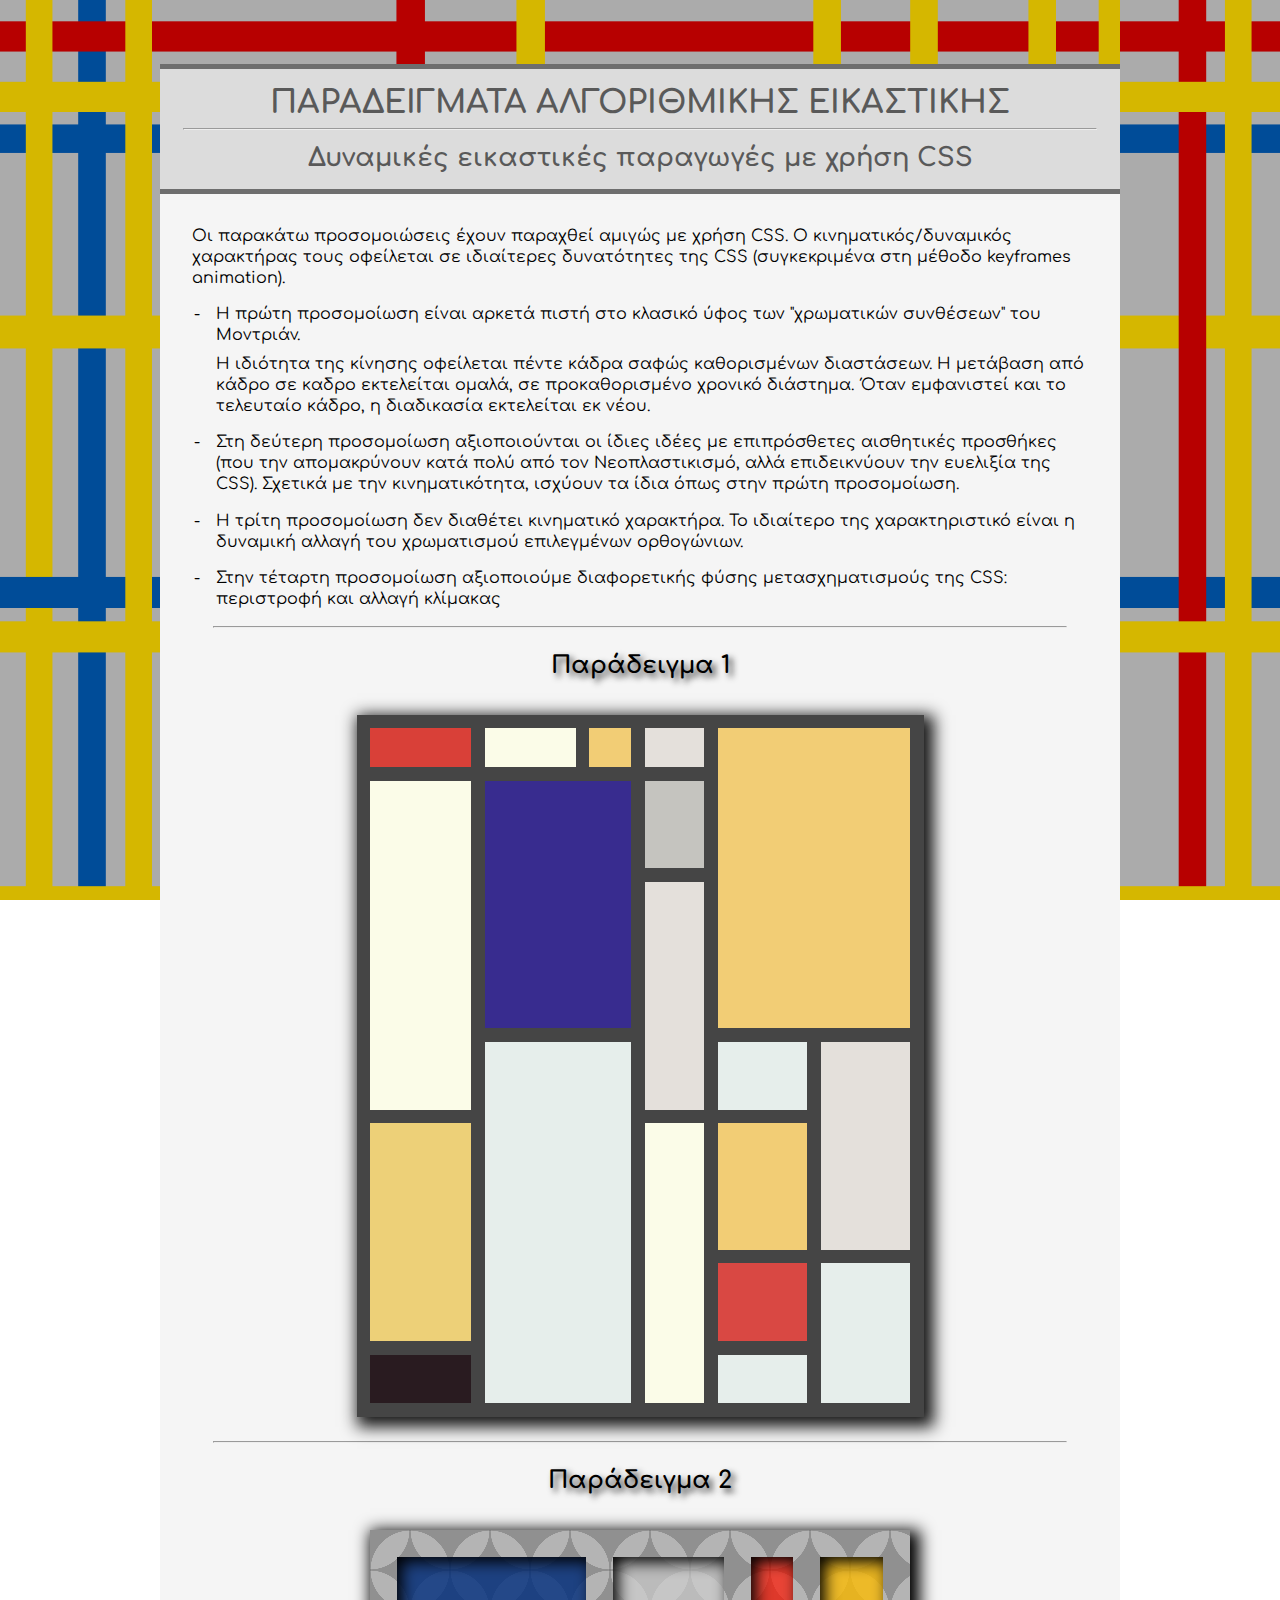
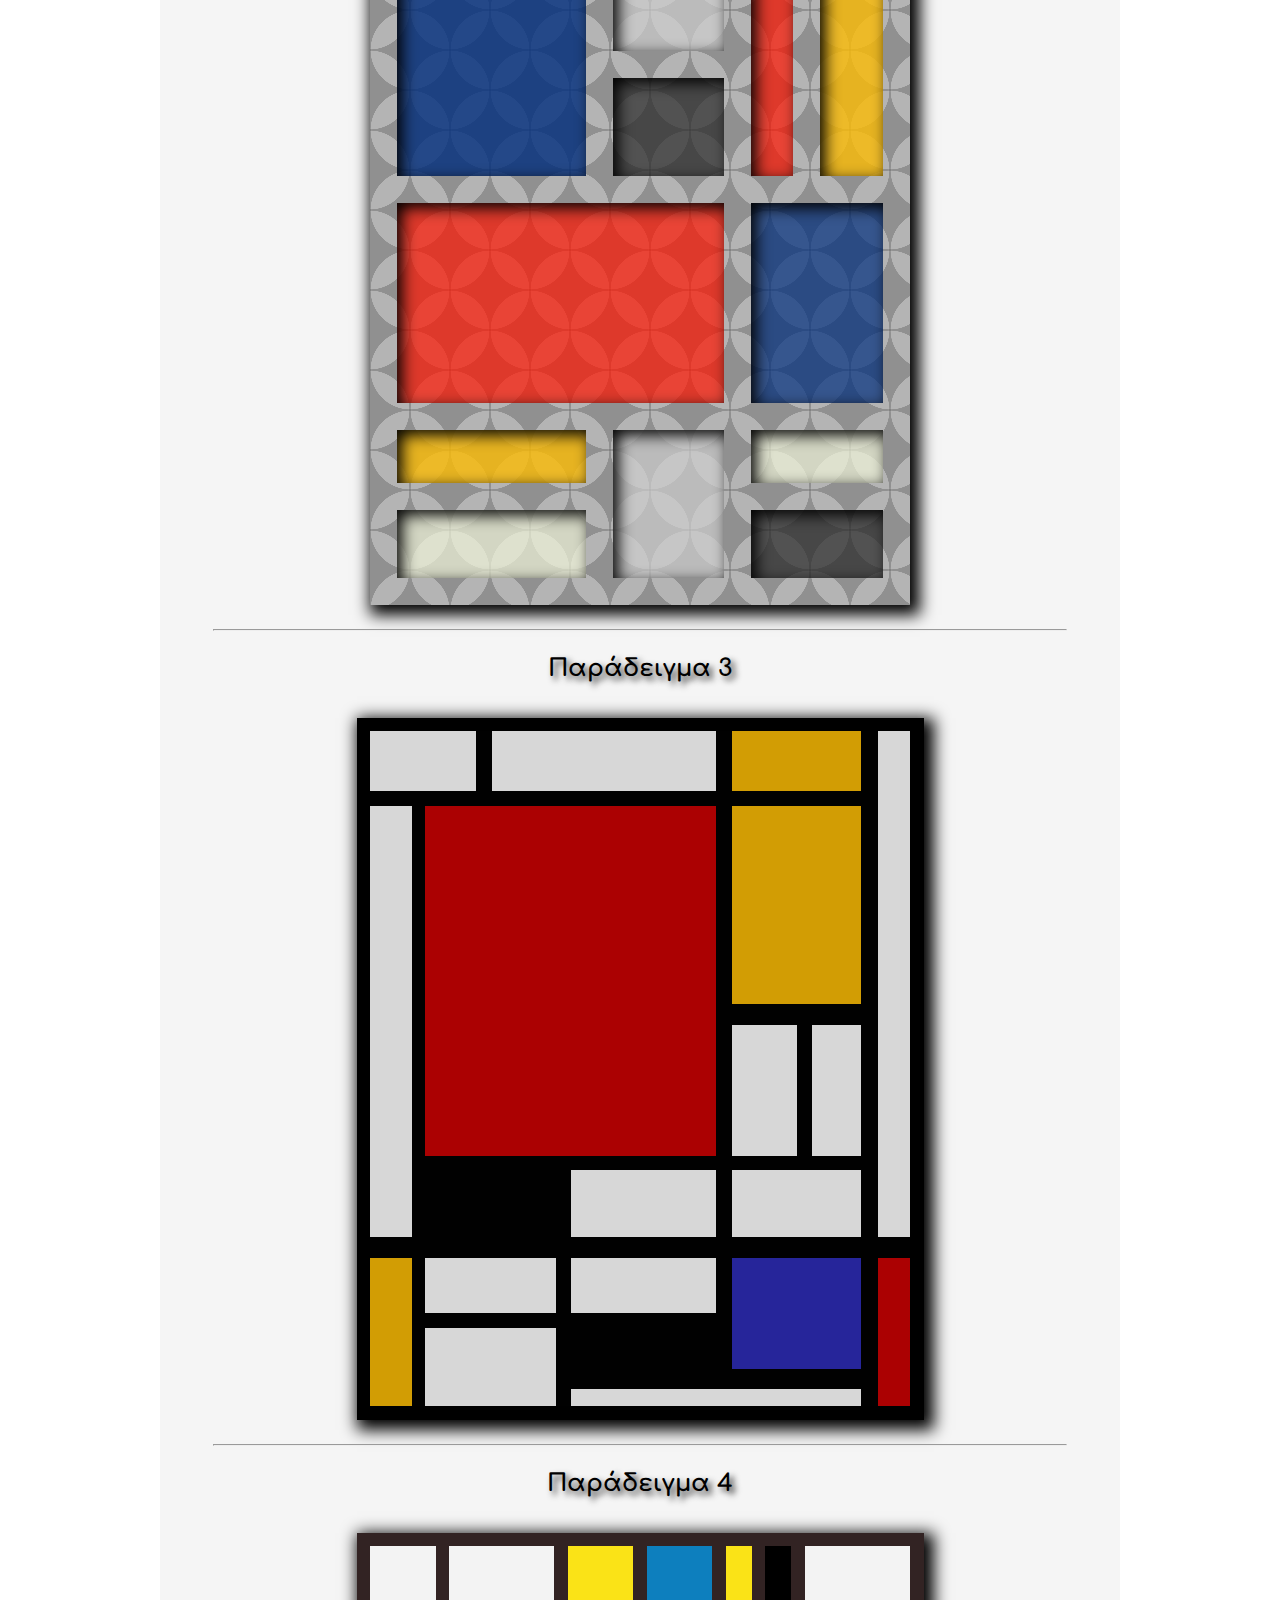
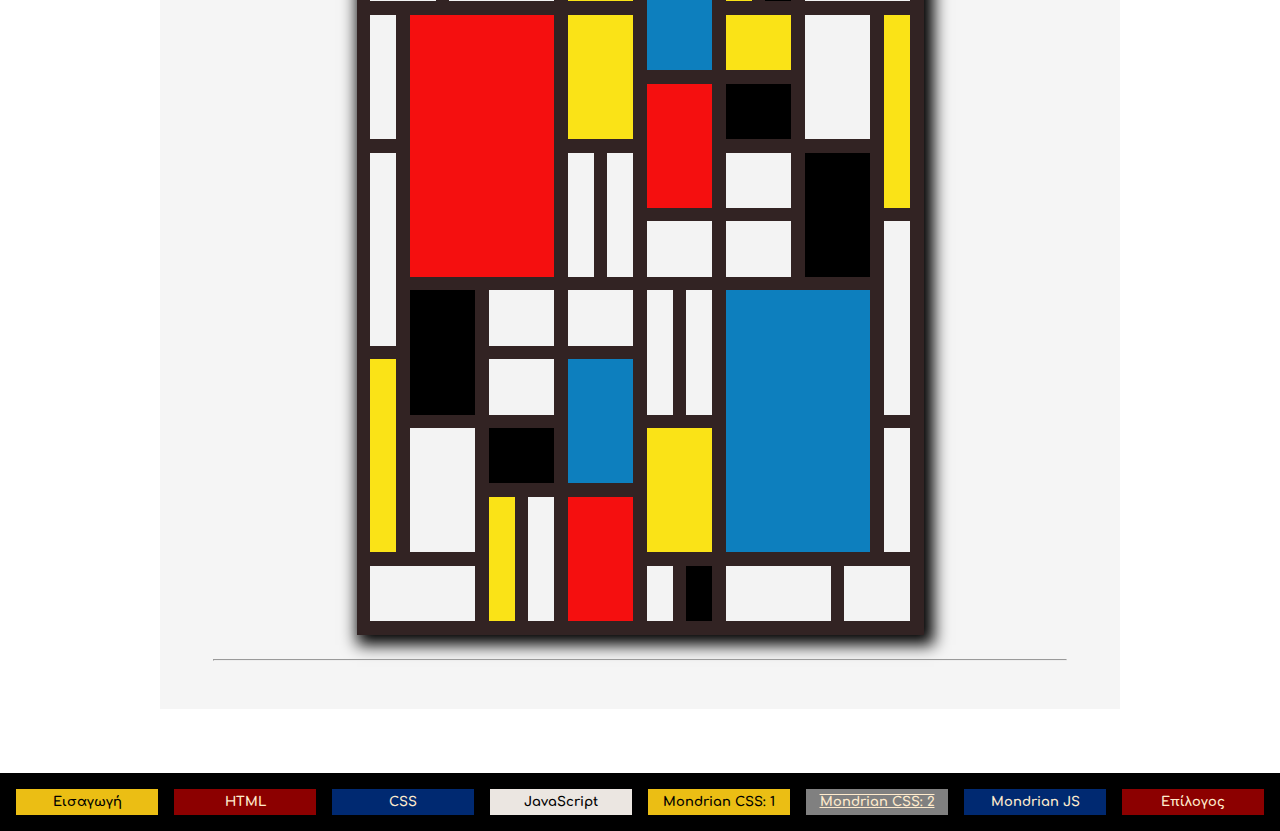
<file: mondrian_CSS_2.html>
<!DOCTYPE html>
<html lang="en">
<head>
    <meta charset="UTF-8">
    <meta name="viewport" content="width=device-width, initial-scale=1.0">
    <title>A là Mondrian, CSS 2</title>
    <link rel="icon" type="image/x-icon" href="icons/mondrian_favicon.ico">
    <link rel="preconnect" href="https://fonts.googleapis.com">
    <link rel="preconnect" href="https://fonts.gstatic.com" crossorigin>
    <link href="https://fonts.googleapis.com/css2?family=Comfortaa:wght@400;500;600;700&display=swap" rel="stylesheet">  
    <link rel="stylesheet" type="text/css" href="mondrianCSS2style.css">
 </head>

<body>

  <div id="examples">
    <h1>ΠΑΡΑΔΕΙΓΜΑΤΑ ΑΛΓΟΡΙΘΜΙΚΗΣ ΕΙΚΑΣΤΙΚΗΣ
    <hr>
    <span id="subtitle">Δυναμικές εικαστικές παραγωγές με χρήση CSS</span>
    </h1>

    <p>
      Οι παρακάτω προσομοιώσεις έχουν παραχθεί αμιγώς με χρήση CSS. Ο κινηματικός/δυναμικός χαρακτήρας τους οφείλεται σε ιδιαίτερες δυνατότητες της CSS (συγκεκριμένα στη μέθοδο keyframes animation).
    </p>


    <ul>
      <li>
        <p style="margin-bottom: 0rem">Η πρώτη προσομοίωση είναι αρκετά πιστή στο κλασικό ύφος των "χρωματικών συνθέσεων" του Μοντριάν.</p>
        <p style="margin-top: 0.5rem">Η ιδιότητα της κίνησης οφείλεται πέντε κάδρα σαφώς καθορισμένων διαστάσεων. Η μετάβαση από κάδρο σε καδρο εκτελείται ομαλά, σε προκαθορισμένο χρονικό διάστημα. Όταν εμφανιστεί και το τελευταίο κάδρο, η διαδικασία εκτελείται εκ νέου.</p>
      </li>

      <li>
        <p>Στη δεύτερη προσομοίωση αξιοποιούνται οι ίδιες ιδέες με επιπρόσθετες αισθητικές προσθήκες (που την απομακρύνουν κατά πολύ από τον Νεοπλαστικισμό, αλλά επιδεικνύουν την ευελιξία της CSS). Σχετικά με την κινηματικότητα, ισχύουν τα ίδια όπως στην πρώτη προσομοίωση.</p>
      </li>

      <li>
        <p>
          Η τρίτη προσομοίωση δεν διαθέτει κινηματικό χαρακτήρα. Το ιδιαίτερο της χαρακτηριστικό είναι η δυναμική αλλαγή του χρωματισμού επιλεγμένων ορθογώνιων. 
        </p>
      </li>

      <li>
        <p>Στην τέταρτη προσομοίωση αξιοποιούμε διαφορετικής φύσης μετασχηματισμούς της CSS: περιστροφή και αλλαγή κλίμακας</p>
      </li>
    </ul>

    <hr>


    <div id="art-container">

      <h2>Παράδειγμα 1</h2>

      <div class="grid">
        <div class="cell"></div>
        <div class="cell"></div>
        <div class="cell"></div>
        <div class="cell"></div>
        <div class="cell"></div>
        <div class="cell"></div>
        <div class="cell"></div>
        <div class="cell"></div>
        <div class="cell"></div>
        <div class="cell"></div>
        <div class="cell"></div>
        <div class="cell"></div>
        <div class="cell"></div>
        <div class="cell"></div>
        <div class="cell"></div>
        <div class="cell"></div>
        <div class="cell"></div>
        <div class="cell"></div>
        <div class="cell"></div>
      </div>

      <hr>

      <h2>Παράδειγμα 2</h2>

      <div class="grid2">
        <div class="cell2"></div>
        <div class="cell2"></div>
        <div class="cell2"></div>
        <div class="cell2"></div>
        <div class="cell2"></div>
        <div class="cell2"></div>
        <div class="cell2"></div>
        <div class="cell2"></div>
        <div class="cell2"></div>
        <div class="cell2"></div>
        <div class="cell2"></div>
        <div class="cell2"></div>
      </div>

      <hr>

      <h2>Παράδειγμα 3</h2>

      <div class="grid3">
        <div class="cell3"></div>
        <div class="cell3"></div>
        <div class="cell3"></div>
        <div class="cell3"></div>
        <div class="cell3"></div>
        <div class="cell3"></div>
        <div class="cell3"></div>
        <div class="cell3"></div>
        <div class="cell3"></div>
        <div class="cell3"></div>
        <div class="cell3"></div>
        <div class="cell3"></div>
        <div class="cell3"></div>
        <div class="cell3"></div>
        <div class="cell3"></div>
        <div class="cell3"></div>
        <div class="cell3"></div>
        <div class="cell3"></div>
        <div class="cell3"></div>
        <div class="cell3"></div>
        <div class="cell3"></div>
        <div class="cell3"></div>
        <div class="cell3"></div>
        <div class="cell3"></div>
        <div class="cell3"></div>
        <div class="cell3"></div>
        <div class="cell3"></div>
        <div class="cell3"></div>
        <div class="cell3"></div>
        <div class="cell3"></div>
        <div class="cell3"></div>
        <div class="cell3"></div>
      </div>

      <hr>
      <h2>Παράδειγμα 4</h2>
      <div class="grid4">
        <div class="box-w b01"></div>
        <div class="box-w b02"></div>
        <div class="box-w b03"></div>
        <div class="box-y b04"></div>
        <div class="box-w b05"></div>
        <div class="box-y b06"></div>
        <div class="box-w b07"></div>
        <div class="box-r b08"></div>
        <div class="box-w b09"></div>
        <div class="box-bl b10"></div>
        <div class="box-w b11"></div>
        <div class="box-w b12"></div>
        <div class="box-w b13"></div>
        <div class="box-w b14"></div>
        <div class="box-y b15"></div>
        <div class="box-w b16"></div>
        <div class="box-bl b17"></div>
        <div class="box-y b18"></div>
        <div class="box-b b19"></div>
        <div class="box-y b20"></div>
        <div class="box-w b21"></div>
        <div class="box-r b22"></div>
        <div class="box-bl b23"></div>
        <div class="box-w b24"></div>
        <div class="box-w b25"></div>
        <div class="box-w b26"></div>
        <div class="box-bl b27"></div>
        <div class="box-y b28"></div>
        <div class="box-w b29"></div>
        <div class="box-w b30"></div>
        <div class="box-w b31"></div>
        <div class="box-b b32"></div>
        <div class="box-r b33"></div>
        <div class="box-w b34"></div>
        <div class="box-w b35"></div>
        <div class="box-w b36"></div>
        <div class="box-y b37"></div>
        <div class="box-y b38"></div>
        <div class="box-bl b39"></div>
        <div class="box-w b40"></div>
        <div class="box-w b41"></div>
        <div class="box-b b42"></div>
        <div class="box-w b43"></div>
        <div class="box-bl b44"></div>
      </div>
      <hr>
    </div>
    
  </div>  

    <div id="links">
      <ul> 
        <li onclick="location.href='index.html'">Εισαγωγή</li>
        <li onclick="location.href='hypertext.html'">HTML</li>
        <li onclick="location.href='CSS.html'">CSS</li>
        <li onclick="location.href='javascript.html'">JavaScript</li>
        <li onclick="location.href='mondrian_CSS_1.html'">Mondrian CSS: 1</li>
        <li onclick="location.href='mondrian_CSS_2.html'">Mondrian CSS: 2</li>
        <li onclick="location.href='mondrian_JS.html'">Mondrian JS</li>
        <li onclick="location.href='end.html'">Επίλογος</li>
      </ul>
    </div>

    
</body>




</html>
</file>
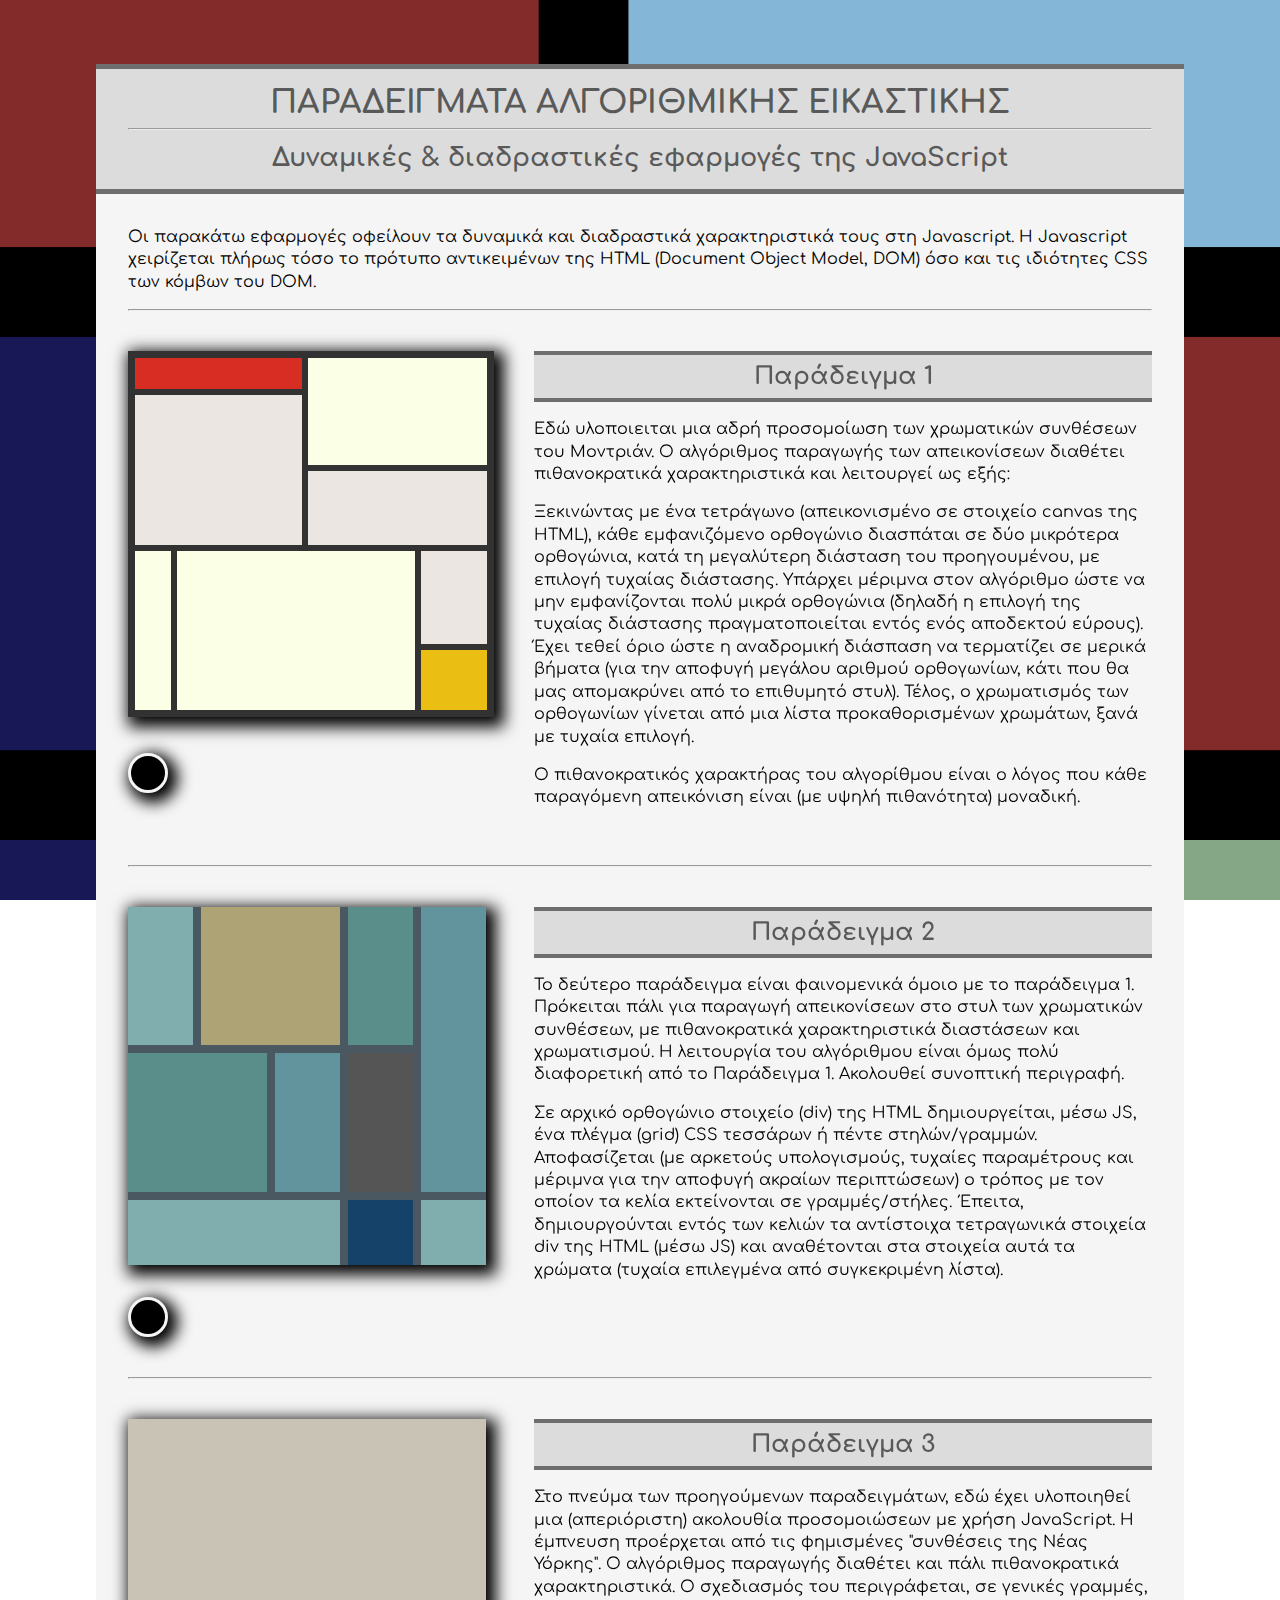
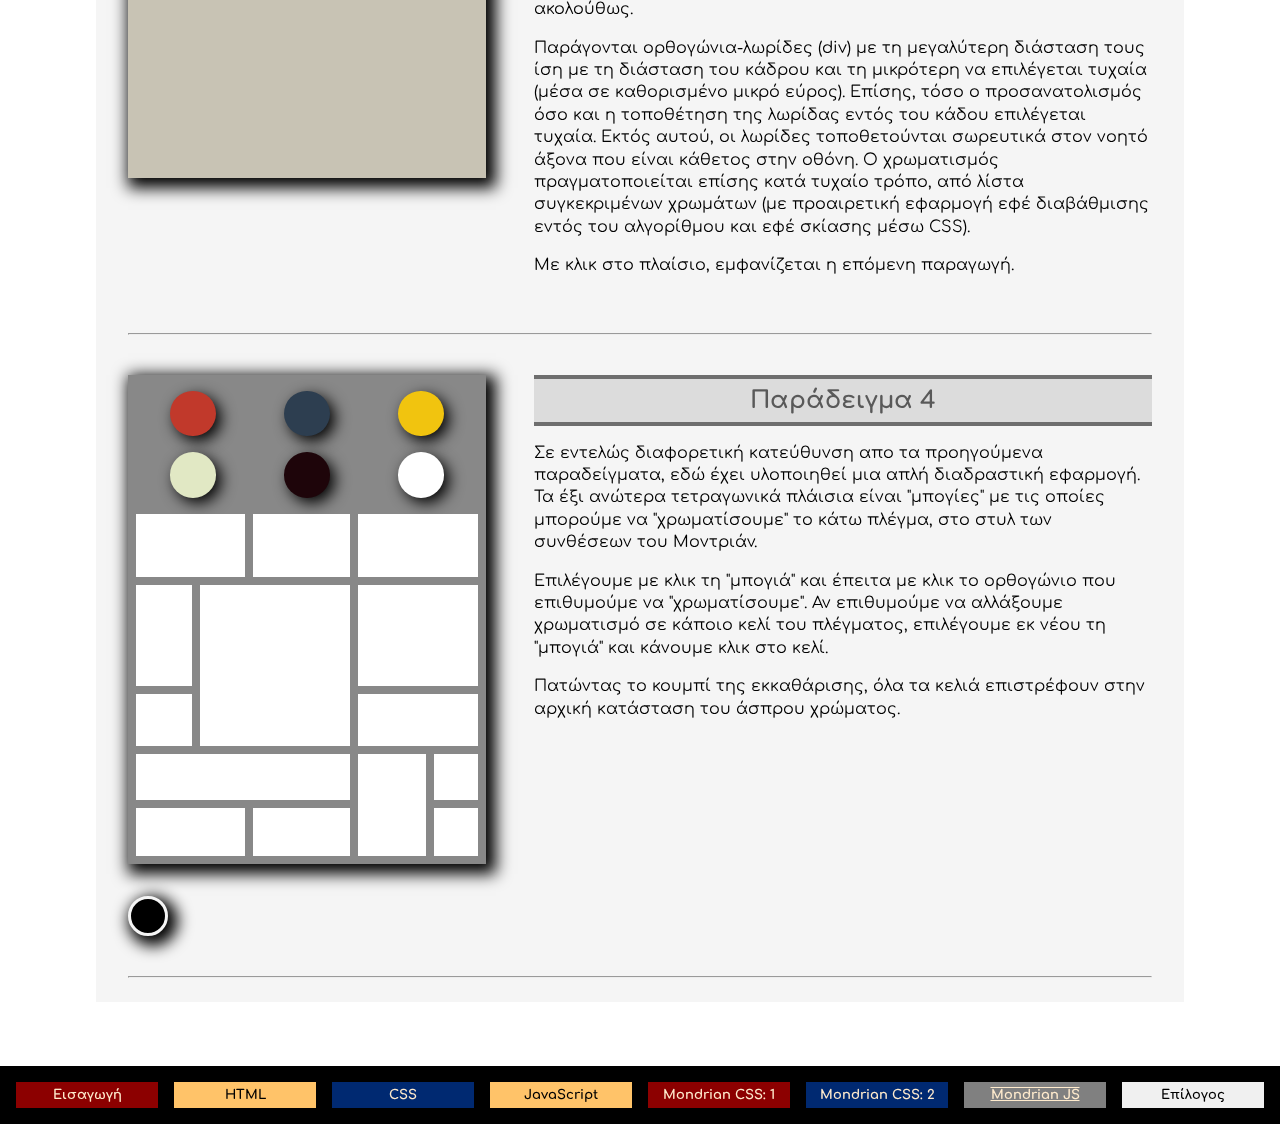
<file: mondrian_JS.html>
<!DOCTYPE html>
<html lang="en">
<head>
    <meta charset="UTF-8">
    <meta name="viewport" content="width=device-width, initial-scale=1.0">
    <title>A là Mondrian, JS</title>
    <link rel="icon" type="image/x-icon" href="icons/mondrian_favicon.ico">
    <link rel="preconnect" href="https://fonts.googleapis.com">
    <link rel="preconnect" href="https://fonts.gstatic.com" crossorigin>
    <link href="https://fonts.googleapis.com/css2?family=Comfortaa:wght@400;500;600;700&display=swap" rel="stylesheet">
    <link rel="stylesheet" href="https://cdnjs.cloudflare.com/ajax/libs/font-awesome/6.3.0/css/all.css" integrity="sha512-+ouAqATs1y4kpPMCHfKHVJwf308zo+tC9dlEYK9rKe7kiP35NiP+Oi35rCFnc16zdvk9aBkDUtEO3tIPl0xN5w==" crossorigin="anonymous" referrerpolicy="no-referrer" />
    <link rel="stylesheet" type="text/css" href="mondrianJSstyle.css">
</head>




<body>

  <div id="examples">
    <h1>ΠΑΡΑΔΕΙΓΜΑΤΑ ΑΛΓΟΡΙΘΜΙΚΗΣ ΕΙΚΑΣΤΙΚΗΣ
      <hr>
      <span id="subtitle">Δυναμικές & διαδραστικές εφαρμογές της JavaScript</span>
    </h1>
    <p>Οι παρακάτω εφαρμογές οφείλουν τα δυναμικά και διαδραστικά χαρακτηριστικά τους στη Javascript. Η Javascript χειρίζεται πλήρως τόσο το πρότυπο αντικειμένων της HTML (Document Object Model, DOM) όσο και τις ιδιότητες CSS των κόμβων του DOM.</p>

    <hr>

    <div class="example-container">
      <div class="left-container" id="left-container1">
        <canvas id="mondrian-canvas">
          <!-- <canvas id="mondrian-canvas" width="400" height="400"> -->
        </canvas>

        <div class="btn-container">
          <button onclick="buttonClick ()"><i class="fa-solid fa-paintbrush"></i></button>
        </div>
      </div>

      <div class="text-container">
        <h2>Παράδειγμα 1</h2>
        <p>Εδώ υλοποιειται μια αδρή προσομοίωση των χρωματικών συνθέσεων του Μοντριάν. Ο αλγόριθμος παραγωγής των απεικονίσεων διαθέτει πιθανοκρατικά χαρακτηριστικά και λειτουργεί ως εξής:</p>
        <p>Ξεκινώντας με ένα τετράγωνο (απεικονισμένο σε στοιχείο canvas της HTML), κάθε εμφανιζόμενο ορθογώνιο διασπάται σε δύο μικρότερα ορθογώνια, κατά τη μεγαλύτερη διάσταση του προηγουμένου, με επιλογή τυχαίας διάστασης. Υπάρχει μέριμνα στον αλγόριθμο ώστε να μην εμφανίζονται πολύ μικρά ορθογώνια (δηλαδή η επιλογή της τυχαίας διάστασης πραγματοποιείται εντός ενός αποδεκτού εύρους). Έχει τεθεί όριο ώστε η αναδρομική διάσπαση να τερματίζει σε μερικά βήματα (για την αποφυγή μεγάλου αριθμού ορθογωνίων, κάτι που θα μας απομακρύνει από το επιθυμητό στυλ). Τέλος, ο χρωματισμός των ορθογωνίων γίνεται από μια λίστα προκαθορισμένων χρωμάτων, ξανά με τυχαία επιλογή.</p>
        <p>Ο πιθανοκρατικός χαρακτήρας του αλγορίθμου είναι ο λόγος που κάθε παραγόμενη απεικόνιση είναι (με υψηλή πιθανότητα) μοναδική.</p>
      </div>

    </div>

    <hr>

    <div class="example-container">
      <div class="left-container">
          <div class="art-container" id="art-container-onehalf">
              <div id="grid-onehalf" className ></div>
          </div>
          <div class="btn-container">
              <button id="btn-onehalf"><i class="fa-solid fa-paintbrush"></i></button>
          </div>
      </div>

      <div class="text-container">
          <h2>Παράδειγμα 2</h2>
          <p>Το δεύτερο παράδειγμα είναι φαινομενικά όμοιο με το παράδειγμα 1. Πρόκειται πάλι για παραγωγή απεικονίσεων στο στυλ των χρωματικών συνθέσεων, με πιθανοκρατικά χαρακτηριστικά διαστάσεων και χρωματισμού. Η λειτουργία του αλγόριθμου είναι όμως πολύ διαφορετική από το Παράδειγμα 1. Ακολουθεί συνοπτική περιγραφή.</p>

          <p>Σε αρχικό ορθογώνιο στοιχείο (div) της HTML δημιουργείται, μέσω JS, ένα πλέγμα (grid) CSS τεσσάρων ή πέντε στηλών/γραμμών. Αποφασίζεται (με αρκετούς υπολογισμούς, τυχαίες παραμέτρους και  μέριμνα για την αποφυγή ακραίων περιπτώσεων) ο τρόπος με τον οποίον τα κελία εκτείνονται σε γραμμές/στήλες. Έπειτα, δημιουργούνται εντός των κελιών τα αντίστοιχα τετραγωνικά στοιχεία div της HTML (μέσω JS) και αναθέτονται στα στοιχεία αυτά τα χρώματα (τυχαία επιλεγμένα από συγκεκριμένη λίστα).</p>

      </div>
    </div>

    <hr>

    <div class="example-container">
      <div id="mondrian2" class="canvas art-container"></div>
      <div class="text-container">
        <h2>Παράδειγμα 3</h2>
        <p>Στo πνεύμα των προηγούμενων παραδειγμάτων, εδώ έχει υλοποιηθεί μια (απεριόριστη) ακολουθία προσομοιώσεων με χρήση JavaScript. Η έμπνευση προέρχεται από τις φημισμένες "συνθέσεις της Νέας Υόρκης". Ο αλγόριθμος παραγωγής διαθέτει και πάλι πιθανοκρατικά χαρακτηριστικά. Ο σχεδιασμός του περιγράφεται, σε γενικές γραμμές, ακολούθως.</p>
        <p>Παράγονται ορθογώνια-λωρίδες (div) με τη μεγαλύτερη διάσταση τους ίση με τη διάσταση του κάδρου και τη μικρότερη να επιλέγεται τυχαία (μέσα σε καθορισμένο μικρό εύρος). Επίσης, τόσο ο προσανατολισμός όσο και η τοποθέτηση της λωρίδας εντός του κάδου επιλέγεται τυχαία. Εκτός αυτού, οι λωρίδες τοποθετούνται σωρευτικά στον νοητό άξονα που είναι κάθετος στην οθόνη. Ο χρωματισμός πραγματοποιείται επίσης κατά τυχαίο τρόπο, από λίστα συγκεκριμένων χρωμάτων (με προαιρετική εφαρμογή εφέ διαβάθμισης εντός του αλγορίθμου και εφέ σκίασης μέσω CSS).</p>
        <p>Με κλικ στο πλαίσιο, εμφανίζεται η επόμενη παραγωγή.</p>
        </div>
    </div>
    
    <hr>

    <div class="example-container">
      <div class="left-container">
        <div class="art-container" id="art-container3">
          <div class="color-picker-container">
            <div class="red colors paints"></div>
            <div class="blue colors paints"></div>
            <div class="yellow colors paints"></div>
            <div class="white2 colors paints"></div>
            <div class="black colors paints"></div>
            <div class="white colors paints"></div>
          </div>
          <div id="mondrian-container3">
            <div class="mondrian-block block1"></div>
            <div class="mondrian-block block2"></div>
            <div class="mondrian-block block3"></div>
            <div class="mondrian-block block4"></div>
            <div class="mondrian-block block5"></div>
            <div class="mondrian-block block6"></div>
            <div class="mondrian-block block7"></div>
            <div class="mondrian-block block8"></div>
            <div class="mondrian-block block9"></div>
            <div class="mondrian-block block10"></div>
            <div class="mondrian-block block11"></div>
            <div class="mondrian-block block12"></div>
            <div class="mondrian-block block13"></div>
            <div class="mondrian-block block14"></div>
          </div>
        </div>
        <div class="btn-container">
          <button onclick="clear3 ()"><i class="fa-solid fa-rotate-right"></i></button>
        </div>
      </div>

      <div class="text-container">
        <h2>Παράδειγμα 4</h2>
        <p>
          Σε εντελώς διαφορετική κατεύθυνση απο τα προηγούμενα παραδείγματα, εδώ έχει υλοποιηθεί μια απλή διαδραστική εφαρμογή. Τα έξι ανώτερα τετραγωνικά πλάισια είναι "μπογίες" με τις οποίες μπορούμε να "χρωματίσουμε" το κάτω πλέγμα, στο στυλ των συνθέσεων του Μοντριάν.
        </p>
        <p>
          Επιλέγουμε με κλικ τη "μπογιά" και έπειτα με κλικ το ορθογώνιο που επιθυμούμε να "χρωματίσουμε". Αν επιθυμούμε να αλλάξουμε χρωματισμό σε κάποιο κελί του πλέγματος, επιλέγουμε εκ νέου τη "μπογιά" και κάνουμε κλικ στο κελί. 
        </p>
        
        <p>Πατώντας το κουμπί της εκκαθάρισης, όλα τα κελιά επιστρέφουν στην αρχική κατάσταση του άσπρου χρώματος.</p>

      </div>

    </div>

    <hr>

  </div>

  <div id="links">
    <ul>
      <li onclick="location.href='index.html'">Εισαγωγή</li>
      <li onclick="location.href='hypertext.html'">HTML</li>
      <li onclick="location.href='CSS.html'">CSS</li>
      <li onclick="location.href='javascript.html'">JavaScript</li>
      <li onclick="location.href='mondrian_CSS_1.html'">Mondrian CSS: 1</li>
      <li onclick="location.href='mondrian_CSS_2.html'">Mondrian CSS: 2</li>
      <li onclick="location.href='mondrian_JS.html'">Mondrian JS</li>
      <li onclick="location.href='end.html'">Επίλογος</li>
    </ul>
  </div>

</body>

<!--1 mondrian rectangles -->
<script>
  function randInt (min, max) {
    return Math.floor(Math.random() * (max - min) + min)
  }
  
  class Point {
    constructor (x, y) {
      this.x = x
      this.y = y
    }
  }

  var colors1 = [
    'rgb(235, 230, 225)', // white
    'rgb(235, 230, 225)', // white
    'rgb(250, 255, 230)', // white2
    'rgb(250, 255, 230)', // white2
    'rgb(30, 5, 10)', // black2
    'rgb(0, 45, 125)', // blue
    'rgb(215, 45, 35)', // red
    'rgb(235, 190, 20)' // yellow 
  ]
  
  class Rectangle {
    constructor (min, max) {
      this.min = min;
      this.max = max;
    }
  
    get width () {
      return this.max.x - this.min.x;
    }
  
    get height () {
      return this.max.y - this.min.y;
    }
  
    draw (ctx) {
      ctx.strokeRect(this.min.x, this.min.y, this.max.x - this.min.x, this.max.y - this.min.y);
    }
  
    split (xPad, yPad, depth, limit, ctx) {
      ctx.fillStyle = colors1[randInt(0, colors1.length)];
      ctx.fillRect(this.min.x, this.min.y, this.max.x, this.max.y);
      this.draw(ctx);

      if (depth === limit) {
        return;
      }

      if (this.width < 2 * xPad || this.height < 2 * yPad) {
        return;
      }
  
      var r1 = new Rectangle();
      var r2 = new Rectangle();
      if (this.width > this.height) {
        var x = randInt(this.min.x + xPad, this.max.x - xPad);
        r1 = new Rectangle(this.min, new Point(x, this.max.y));
        r2 = new Rectangle(new Point(x, this.min.y), this.max);

      } else {
        var y = randInt(this.min.y + yPad, this.max.y - yPad);
        r1 = new Rectangle(this.min, new Point(this.max.x, y));
        r2 = new Rectangle(new Point(this.min.x, y), this.max);
      }
  
      r1.split(xPad, yPad, depth + 1, limit, ctx);
      r2.split(xPad, yPad, depth + 1, limit, ctx);
    }
  }
  
  var canvas = document.getElementById('mondrian-canvas');
  var ctx = canvas.getContext('2d');

  var canvasParent = document.getElementById("left-container1");

  document.body.onresize = function(){
    canvas.width = canvasParent.clientWidth;
    canvas.height = canvasParent.clientWidth;
     ctx.lineWidth = 6;
     ctx.strokeStyle = "rgb(50,50,50)";
     buttonClick ()
    //  document.querySelector('#mondrian-canvas').load;
  };

  canvas.width = canvasParent.clientWidth;
  canvas.height = canvasParent.clientWidth;

  ctx.beginPath();
  ctx.lineWidth = 6;
  ctx.strokeStyle = "rgb(50,50,50)";
  ctx.lineWidth = 6;
  
  /*
  //shadow

  ctx.shadowOffsetX = 0;
  ctx.shadowOffsetY = 0;
  ctx.shadowBlur    = 5;
  ctx.shadowColor   = "rgb(60,60,60)";
  
  */
  
  var xPad = Math.floor(canvas.width * 0.1);
  var yPad = Math.floor(canvas.height * 0.1);
  
  var initialRect = new Rectangle(new Point(0, 0), new Point(canvas.width, canvas.height));
  
  initialRect.split(xPad, yPad, /*depth*/ 1, /*limit*/ 4, ctx)

  function buttonClick () {
    var xPad = Math.floor(canvas.width * 0.1);
    var yPad = Math.floor(canvas.height * 0.1);
    var initialRect = new Rectangle(new Point(0, 0), new Point(canvas.width, canvas.height));
    
    initialRect.split(xPad, yPad, /*depth*/ 1, /*limit*/ 4, ctx);
  }

 </script>

<!--onehalf mondrian rectangles -->
<script>
  // generate a grid width x height
  const generateGrid = (width, height) => {
      let gridRow = [];
      for (let i = 0; i < width; i++) {
          gridRow.push(0);
      }
      let grid = [];
      for (let g = 0; g < height; g++) {
          grid.push(gridRow);
      }
      for (let d = 0; d < width * height; d++) {
          let section = document.getElementById("grid-onehalf");
          section.style.gridTemplateColumns = `repeat(${width}, 1fr)`;
          section.style.gridTemplateRows = `repeat(${height}, 1fr)`;
      }
      return grid;
  };
  
  //update HTML and CSS
  const updateHTMLandCSS = (
      elems, //rectanglesTotal in total
      colIndex, //col
      rowIndex, //row
      cols, //moveRight
      rows, //moveDown
      squareColor //color
  ) => {
      document
          .getElementById("grid-onehalf")
          .appendChild(document.createElement("div"))
          .classList.add(`square${elems}`);
  
      document.querySelector(`.square${elems}`).style.gridArea = `${rowIndex + 1}/${colIndex + 1}/${rowIndex + rows + 1}/${colIndex + cols + 1}`;
      document.querySelector(`.square${elems}`).style.background = squareColor;
      updateDataId(squareColor,`${rowIndex + 1}/${colIndex + 1}/${rowIndex + rows + 1}/${colIndex + cols + 1}`)
  };
  
  
  let data_colors = ''
  let data_gridArea = ''
  const updateDataId = (colorString, gridAreaStr) => {
      data_colors.concat(colorString)
      data_gridArea.concat(gridAreaStr)
      document.getElementById("grid-onehalf").setAttribute("data-id", `${data_colors}${data_gridArea}`);
  }
  
  const generateMondrian = () => {
      document.getElementById("grid-onehalf").innerHTML = "";
      /*const colorS = [
          "#243982", //blue
          "#e03e33", //red
          "#f0c943", // yellow
          "#edebe0", // white
          "#edebe0", //white
          "#edebe0", //white
          "#d7dee2", // grey
          "#d7dee2", // grey
          "#243982", //blue
          "#e03e33", //red
          "#f0c943", // yellow
          "#edebe0", // white
          "#edebe0", //white
          "#edebe0", //white
          "#d7dee2", // grey
          "#d7dee2", // grey
          "#181411" // black
      ];*/
  
      const colorS = [
      ' #154269', // very-dark-blue
      ' #62949D', // dark-blue
      ' #80AEAE', // light-blue
      ' #598E8A', // green-blue
      ' #154269', // very-dark-blue
      ' #62949D', // dark-blue
      ' #62949D', // dark-blue
      ' #62949D', // dark-blue
      ' #80AEAE', // light-blue
      ' #598E8A', // green-blue
      //' #CD372B', // red3
      //' #CD372B', // red3
      ' #B3B490', // beige
      ' #B3B490', // beige
      ' #B3B490', // beige
      ' #AEA375', // yellow
      ' #AEA375', // yellow
      ' #AEA375', // yellow
      ' #030403', // black3
      ' #555' // gray
      //' #495861' // lining
      ];
  
      const gridWidth = generateRandomNumber(4, 5);
      const gridHeight = generateRandomNumber(4, 5);
      let grid = generateGrid(gridWidth, gridHeight);
      let rectanglesTotal = 1;
  
      // loop through rows and columns
      for (let row = 0; row < gridHeight; row++) {
          for (let col = 0; col < gridWidth; col++) {
              if (grid[row][col] === 0) {
  
                  //spots available
                  const availabilityDown = gridHeight - row - 1;
                  let indxOfNextSpace = col + 1;
                  let availabilityRight = 0;
  
                  for (i = indxOfNextSpace; i < gridWidth; i++) {
                      if (grid[row][i] !== 0) {
                          break;
                      }
                      availabilityRight++
                  }
  
                  //how many available spots to move
                  const moveRight = generateRandomNumber(1, availabilityRight);
                  const moveDown = generateRandomNumber(1, availabilityDown);
  
                  //chose a color and change the grid array item from 0 to color name
                  let color = colorS[generateRandomNumber(0, colorS.length - 1)];
  
                  let newGrid = grid.map((rows, index) => {
                      if (index >= row && index <= row + moveDown - 1) {
                          let newCols = rows.map((cols, i) => {
                              if (i >= col && i <= col + moveRight - 1 && cols === 0) {
                                  return color;
                              } else return cols;
                          });
                          return newCols;
                      } else return rows;
                  });
                  grid = newGrid;
  
                  //update HTML and CSS from utils.js
                  updateHTMLandCSS(rectanglesTotal, col, row, moveRight, moveDown, color);
                  rectanglesTotal++;
              }
          }
      }
  };
  
  document.onload = generateMondrian();
  document.getElementById("btn-onehalf").onclick = function () {
    generateMondrian();
  };
  document.getElementById("grid-onehalf").onclick = function () {
    generateMondrian();
  };
  // HELPER FUNCTIONS utils.js
  // generate random number between min and max
  function generateRandomNumber(min, max) {
    return Math.floor(Math.random() * (max - min + 1)) + min;
  }

</script>

<!--2 mondrian stripes ny -->
<script>

  //var colors2 = ["#1f1e24","#b72015","#3552ba","#e1b806", "rgb(235, 230, 225)", "rgb(250, 255, 230)"]
  
  var red = "rgb(240, 40, 40)"
  var blue = "rgb(0, 109, 180)"
  var yellow = "rgb(250, 205, 25)"
  
  var colors2 = [yellow, yellow, yellow, yellow, yellow, yellow, blue, blue, red, red]
  var skew = ["0","0","0","0","0","0","0","0","0","0","0","0"]
  var blocks = 0
  var even = 0
  var paint = 0
  
  document.getElementById('mondrian2').addEventListener('click', function(e){
    // Keep a copy of canvas with below snippet
    // var cln = document.getElementById('canvas').cloneNode(true)
    // cln.id = ""
    // document.getElementById('folio').appendChild(cln)
    
    document.getElementById('mondrian2').innerHTML = ""
    
     buildBlock()
     buildBlock()
     buildBlock()
     buildBlock()
     buildBlock()
     buildBlock()
     buildBlock()
     buildBlock()
     buildBlock()
     buildBlock()
    buildBlock()
    
    })
    
  function buildBlock(){
  even++
  var canvas = document.getElementById('mondrian2').getBoundingClientRect()
  var block = document.createElement('div')
  block.className = "block"
    
    if(even % 2 === 0) {
      block.style.width = canvas.width + /*25*/15 + "px"//////////////////////////////////////
      block.style.height = Math.floor(Math.random()*canvas.height)*/*0.33*/0.01 /**/ + 10 + "px"//////////////////////////////
  
      block.style.left = -10 + "px"
      block.style.top = Math.floor(Math.random()*canvas.height) - 7 + "px"
      block.style.transform = "skewY("+skew[Math.floor(Math.random()*skew.length)]+"deg)"
    } else {
      block.style.width = Math.floor(Math.random()*canvas.width)*/*0.33*/0.01 /**/ + 10 + "px"///////////////////////////////////////////
      block.style.height = canvas.height + /*25*/15 + "px"/////////////////////////////////
  
  
      block.style.left = Math.floor(Math.random()*canvas.width) - 7 + "px"
      block.style.top = -10 + "px"
      block.style.transform = "skewX("+skew[Math.floor(Math.random()*skew.length)]+"deg)"
    }
  
  block.style.background = colors2[Math.floor(Math.random()*colors2.length)]
    
  // gradient fills
  /*block.style.background = "linear-gradient(to bottom right,"+colors2[Math.floor(Math.random()*colors2.length)]
  +","
  +colors2[Math.floor(Math.random()*colors2.length)]
  +","
  +colors2[Math.floor(Math.random()*colors2.length)]
  +")"*/
    
  document.getElementById('mondrian2').appendChild(block)  
  
  }
  
  buildBlock()
  buildBlock()
  buildBlock()
  buildBlock()
  buildBlock()
  buildBlock()
  buildBlock()
  buildBlock()
  buildBlock()
  buildBlock()
  buildBlock()
  
    setInterval(function(){
      document.getElementById('mondrian2').click()    
    }, 5 * 1000) 
  
</script>

<!-- 3 mondrian painter -->
<script>
  const colorPickers = document.querySelectorAll(".colors");

  const mondrianBlock = document.querySelectorAll(".mondrian-block");

  let paint3 = "white";


  /////////////////////////////////////
  function colorClicked() {
    colorPickers.forEach(clr => {

      clr.classList.remove("outline");
    
    });
    //this.classList.toggle("outline");
  };

////////////////////////

  colorPickers.forEach(color => {
      color.addEventListener("click", () => {

        colorClicked()

          let style = getComputedStyle(color);
          let paint3 = style.backgroundColor;

          color.classList.toggle("outline");

          mondrianBlock.forEach(block => {
              block.addEventListener("click", () => {
                  block.style.backgroundColor = paint3;
                  block.style.backgroundImage = 'url("https://www.transparenttextures.com/patterns/brushed-alum-dark.png")';
              });
          });
      });
  });

  function clear3 () {
    paint3 = "white";
    mondrianBlock.forEach(block => {
      block.style.backgroundColor = paint3;
      block.style.backgroundImage = '';
    });

    colorPickers.forEach(clr => {
      clr.classList.remove("outline");
    });
  };

</script>

</html>
</file>
<file: indexstyle.css>
* {
        margin: 0;
        padding: 0;
        border: 0;
    }

    html{
        font-family: 'Comfortaa', Georgia, Arial, cursive, sans-serif;
        --my-blue: rgb(0, 35, 110);
        --my-white: rgb(255, 255, 255);
        --my-red: rgb(140, 0, 0);
        --my-yellow: rgb(255, 220, 0); 
        height: 100%;
        max-height: 100%;
    }

    body {
        box-sizing: border-box;
        background-color: #000000;
        padding: 1rem;
        display: flex;
        align-items: center;
        justify-content: center;
        height: 100%;
        max-height: 100%;
    }

    #grid-container {
        display: grid;
        grid-template-columns: auto auto auto;
        grid-template-rows: auto auto auto auto auto;
        gap: 1rem;
        height: 100%;
        max-height: 100%;
        width: 75%;
    }

    #grid-container>* {
        line-height: 160%;
    }

    #header {
        display: flex;
        align-items: center;
        justify-content: center;
        color: blanchedalmond;
        font-size: 2rem;
        /* font-size: 200%; */
        font-weight: 700;
        grid-column: 1 / span 2;
        padding-block: 1rem;
    }

    #subheader {
        font-size: 1.2rem;
        /* font-size: 120%; */
        display: flex;
        align-items: center;
        grid-column: 1 / span 2;
        padding: 1rem;
    }

    #empty1 {
        grid-column: 3;
        grid-row: span 2;
    }

    #quote {
        display: flex;
        align-items: center;
        justify-content: right;
        padding: 1rem;
        
    }
    
    #quote>div {
        text-align: right;
    }

    #quote-name {
        font-weight: 700;
        margin: 1rem 0 0 0;
        text-align: right;
    }

    #description {
        display: flex;
        align-items: center;
        padding: 1rem;
        grid-column: span 2;
        grid-row: span 2;

    }
    
    #my-name {
        display: flex;
        align-items: center;
        padding: 1rem;
        grid-column: 3;
    }

    ul {
        font-family: 'Segoe UI', Tahoma, Geneva, Verdana, sans-serif;
        list-style-type: none;
        display: flex;
        flex-wrap: wrap;
        justify-content: space-evenly;
        grid-column: 1 / span 3;
        padding: 0.5rem;
        margin: 0;
    }

    li {
        display: block;
        color:blanchedalmond;
        font-weight: 700;
        transition: 0.8s;
        align-self: center;
        text-decoration: underline;
    }

    li:hover {
        font-weight: 700;
        color: var(--my-yellow);
        cursor: pointer;
    }

    li:active {
        transform: scale(0.9);
    }

    .white {
        background-color: var(--my-white);
    }
    .red {
        background-color: rgb(255, 0, 0);
    }
    .yellow {
        background-color: var(--my-yellow);
    }
    .blue {
        background-color: var(--my-blue);
    }
    .black {
        background-color: black;
        color: blanchedalmond;
    }
</file>
<file: CSSstyle.css>
html{
        font-family: 'Comfortaa', Georgia, Arial, cursive, sans-serif;
        --my-blue: rgba(0, 45, 125, 0.9);
        --my-white: rgb(240, 240, 240);
        --my-red: rgb(140, 0, 0);
        --my-yellow: rgb(255, 195, 105);
        --my-bkgrnd-color: rgba(255, 253, 249, 0.96);
        box-sizing: border-box;
        margin: 0;
        padding: 0;
    }

    body {
        background-image: url("icons/code.jpg");
        background-repeat: no-repeat;
        background-size: cover;
        background-attachment: fixed;
        box-sizing: border-box;
        margin: 0;
        padding: 0;
    }

    h1, main, #note, img {
    box-shadow: 5px 5px 15px 0px #363636;
    }

    header {
        box-sizing: border-box;
        margin: 0;
        padding: 0;
    }

    h1 {
        box-sizing: border-box;
        color: var(--my-bkgrnd-color);
        font-weight: 700;
        padding: 10px 20px 10px 20px;
        text-align: center;
        width: 100%;
        margin: 2rem 0rem 3rem 0rem;
        background-image: linear-gradient(to bottom right, var(--my-blue), rgb(0, 93, 155));
        opacity: 0.96;
    }

    h2 {
        box-sizing: border-box;
        margin: 0 0 1rem 0rem;
        color: var(--my-blue);
    }

    main {
        position: relative;
        background-color: var(--my-bkgrnd-color);
        padding: 1rem 2rem 1rem 2rem;
        border: 4px solid var(--my-red);
        border-radius: 10px;
        width: 80%;
        margin: 0 auto 0 auto;        
    }

    img {
        position: absolute;
        border: 5px solid var(--my-red);
        border-radius: 10px;
        padding: 10px;
        width: 10rem;
        height: auto;
        z-index: 1;
        right: 1rem;
        top: 1rem;
    }

    main p:first-child {
        max-width: 80%;
    }

    main ul {
        font-weight: 700;
        padding-left:0;
        margin: 0;
        list-style-position: inside;
    }
  
    #flex-container {
        display: grid;
        grid-template-columns: repeat(auto-fill, minmax(30%, 1fr));
        justify-content: space-evenly;
        column-gap: 1.5rem;
        margin-inline: auto;
    }

    h3 {
        font-family: 'Segoe UI', Tahoma, Geneva, Verdana, sans-serif;
        font-size: x-large;
        letter-spacing: 2pt;
        text-align: center;
        color: var(--my-bkgrnd-color);
        font-weight: 900;
        background: rgba(0, 92, 153, 0.6);
        padding: 8px 0 8px 0;
        background-image: url("https://www.transparenttextures.com/patterns/dark-exa.png");
    }

    article {
        font-size: 90%;
        line-height: 150%;
    }

    span {
        color: var(--my-blue)
    }
    
    mark {
        color: var(--my-red);
        font-weight: 700;
        background-color: transparent;
        padding: 2px;
    }

    #note {
        color:var(--my-bkgrnd-color);
        background-image: linear-gradient(to bottom right, black, rgb(37, 35, 25));
        opacity: 0.9;
        padding: 10px;
        border-radius: 10px;
        width: 80%;
        margin: 2em auto 3em auto;
        padding: 1rem 2rem 1rem 2rem;
    }

    footer {
        margin: 0;
        background-color: rgba(0, 0, 0, 0.6);
        padding: 0.5rem;
    }

    footer ul {
        font-family: 'Segoe UI', Tahoma, Geneva, Verdana, sans-serif;
        list-style-type: none;
        display: flex;
        flex-wrap: wrap;
        column-gap: 1rem;
        row-gap: 1rem;
        margin: 0;
        padding: 0;
    }
    
    footer li {
        text-align: center;
        transition: 0.2s;
        white-space: nowrap;
        margin-inline: auto;
    }

    footer li:active {
        transform: scale(0.95);
    }

    footer a {
        font-weight: 900;
        color:blanchedalmond;
        text-decoration: none;
    }

    footer li:hover {
        cursor: pointer;
        transform: scale(1.05);
    }

    footer li:nth-child(3) {
        pointer-events: none;
    }

    footer li:nth-child(3) a {
        color:rgb(85, 190, 255);
        border-top: 0.2rem solid rgb(85, 190, 255);
        border-bottom: 0.2rem solid rgb(85, 190, 255);
    }
</file>
<file: endstyle.css>
:root {
  --blue: #466cbd;
  --red: #ad372d;
  --yellow: #edd322;
  --gray: #d4d4d2;
  --white: #f1f2ed;
  --vd-blue: #3c5786;
  --vd-green: #5b9074;
  --vd-orange: #b66400;
  --vd-gray: #8f877c;
  --vd-pink: #f3a591;
  --gaps: 2rem;
}


html {
    font-family: 'Comfortaa', Georgia, Arial, cursive, sans-serif;
    
    background-image: url("icons/theo-van-doesburg.jpg");
    background-size: cover;
    background-attachment: fixed;
}

#grid {
  display: grid;
  grid-template-columns: 1fr auto;
  gap: var(--gaps);
  background-color: rgba(0,0,0, 0.8);
  width: 70%;
  margin: 3rem auto 3rem auto;
  padding: var(--gaps);
}

#left * {
  margin: 0;
}

#left > * {
  background-image: url("https://www.transparenttextures.com/patterns/fabric-of-squares.png");
}

#left {
  display: grid;
  gap: var(--gaps);
}

h1 {
  background-color: var(--vd-green);
  color: var(--white);
  margin: 0;
  padding: 1rem;
}

hr {
  border: 1px solid var(--white);
}

#description {
  background-color: var(--vd-orange);
  color: var(--white);
  padding: 1rem;
  line-height: 150%;
}

[class^="fa"] {
  font-size: 1rem;
}

#links {
  background-color: var(--vd-gray);
  background-image: url("https://www.transparenttextures.com/patterns/fabric-of-squares.png");
  color: var(--white);
  padding-inline: 1rem;
  font-weight: 700;
}

#links p {
  margin-block: 0.7rem;
}


#links p:hover {
  cursor: pointer;
  color: var(--yellow);
}

#sources {
  background-color: var(--vd-blue);
  background-color: #283a59;
  color: var(--white);
  padding: 1rem;
}

#sources span {
  font-weight: 700;
  color: var(--vd-pink);
  text-align: center;
  display: block;
  margin-top: 1em;
}

#sources div {
  margin-block: 1rem;
  line-height: 150%;
}

#sources div:last-child {
  margin-bottom: 0;
}

#sources a {
  color: var(--vd-pink);
  font-weight: 700;
  text-decoration: none;
}

#sources a:hover {
  color: var(--yellow);
}
</file>
<file: mondrianCSS1style.css>
/* <!-- general --> */


  html{
    font-family: 'Comfortaa', Georgia, Arial, cursive, sans-serif;
    --my-blue: rgba(0, 45, 125, 0.9);
    --my-white: rgb(235, 230, 225);
    --my-red: rgb(140, 0, 0);
    --my-yellow: rgb(235, 190, 20);
    /* background-image: linear-gradient(to bottom right, rgb(155, 190, 255), rgb(30, 180, 255)); */
    background-image: url("icons/my_mondrian_png_dark_cropped.png");
    background-repeat: repeat-y;
    background-size: cover;
    background-attachment: fixed;    
    box-sizing: border-box;
    margin: 0;
    padding: 0;
  }

  body {
    box-sizing: border-box;
    margin: 0;
    padding: 0;
  }

  h1 {
    text-align: center;
    color: rgba(0, 0, 0, 0.6);
    background-color: rgba(0, 0, 0, 0.1);
    padding: 1rem 0 1rem 0;
    margin: -1rem -2rem 2rem -2rem;
    border: 5px solid rgba(0, 0, 0, 0.6);
    border-left: 0;
    border-right: 0;
  }

  #subtitle {
    display:inline-block;
    font-size: 80%;
  }

  h1 > hr{
    margin: 0.5rem 2rem 0.5rem 2rem;
  }

  h2 {
    font-size: 1.5rem;
    text-shadow: 4px 4px 6px rgb(50, 50, 50);
    margin-top: 0;
  }

  #examples {
    width: 70%;
    margin: 4rem auto 4rem auto;
    padding: 1rem 2rem 1rem 2rem;
    background-color:whitesmoke;
  }

  #examples-header {
    line-height: 120%;
  }

  #examples ul {
    list-style-type: '-';
    margin-left: -2rem;
  }

  #examples li {
    padding-left: 1rem;
    margin-bottom: 1rem;
  }  

  #art-container {
    display: flex;
    flex-flow: column;
    align-items: center;
    gap: 1rem;
    margin: 1.5rem 0 1.5rem 0;
  }

  #art-container hr {
    width: 100%;
  }

   #links {
    font-size: small;
    margin: 0;
    background-color: rgba(0, 0, 0, 1);
    padding: 1rem;
  }

  #links ul {
    margin: 0 2rem 0 2rem;
    list-style-type: none;
    display: grid;
    grid-template-columns: repeat(8, 1fr);

    column-gap: 0.5rem;
    justify-content: center;
    grid-auto-flow: dense;
    margin: 0;
    padding: 0;
  }

  #links li {
    color:blanchedalmond;
    font-weight: 700;
    text-align: center;
    padding: 6px;
    transition: 0.2s;
  }

  #links li:active {
    transform: scale(0.95);
  }

  #links li:hover {
    cursor: pointer;
    transform: scale(1.05);
  }

  #links li:nth-child(1),
  #links li:nth-child(7) {
    background-color: var(--my-red);
    /* border: 3px solid black; */
  }

  #links li:nth-child(2),
  #links li:nth-child(6) {
    background-color: var(--my-yellow);
    color: black;
    /* border: 3px solid black; */
  }

  #links li:nth-child(3),
  #links li:nth-child(8) {
    background-color: var(--my-white);
    color: black;
    /* border: 3px solid black; */
  }

  #links li:nth-child(4) {
    background-color: var(--my-blue);
  }

  #links li:nth-child(5) {
    background-color: gray;
    text-decoration: underline overline;
    pointer-events: none;

  }


/* <!-- 1 --> */


#grid1 {
    display: grid;
    width: min(60vmin, 50rem);
    aspect-ratio: 0.8;
    gap: 1.5vmin;
    align-items: stretch;
    justify-items: stretch;
    grid-template-columns: repeat(5, 10fr) 12fr 12fr 6fr;
    grid-template-rows: 11fr repeat(5, 13fr) 11fr 6.5fr 6.5fr;
    background-color: black;
    box-shadow: 5px 5px 15px 5px #000000;
  }

  .cell1:nth-child(1) {
    grid-column: span 2;
    background-color: #E5EEEB; 
  }
  .cell1:nth-child(2) {
    grid-column: span 3;
    background-color: #F2E7D5;
  }
  .cell1:nth-child(3) {
    grid-column: span 2;
    background-color: #F2C968;
  }
  .cell1:nth-child(4) {
    grid-row: span 6;
    background-color: #FCFDE7;
  }
  .cell1:nth-child(5) {
    grid-row: span 2;
    background-color: #FBFDE7;
  }
  .cell1:nth-child(6) {
    grid-column: span 4;
    grid-row: span 4;
    background-color: #D62D24;
  }
  .cell1:nth-child(7) {
    grid-row: span 2;
    grid-column: span 2;
    background-color: #EDCC6B;
  }
  .cell1:nth-child(8) {
    grid-row: span 3;
    background-color: #E1EAE5;
  }
  .cell1:nth-child(9) {
    grid-row: span 2;
    background-color: #DFE5D0;
  }
  .cell1:nth-child(10) {
    grid-row: span 2;
    background-color: #F2EEE2;
  }
  .cell1:nth-child(11) {
    grid-row: span 2;
    grid-column: span 2;
    background-color: #130409;
  }
  .cell1:nth-child(12) {
    grid-column: span 2;
    background-color: #C0BFBA;
  }
  .cell1:nth-child(13) {
    grid-column: span 2;
    background-color: #D6DEE0;
  }
  .cell1:nth-child(14) {
    grid-row: span 3;
    background-color: #F4C65A;
  }
  .cell1:nth-child(15) {
    grid-column: span 2;
    background-color: #DEE2D4;
  }
  .cell1:nth-child(16) {
    grid-row: span 2;
    grid-column: span 2;
    background-color: #241785;
  }
  .cell1:nth-child(17) {
    grid-row: span 3;
    background-color: #D73630;
  }
  .cell1:nth-child(18) {
    grid-column: span 2;
    grid-row: span 2;
    background-color: #E3DED9;
  }
  .cell1:nth-child(19) {
    grid-column: span 2;
    background-color: #0B0205;
  }
  .cell1:nth-child(20) {
    grid-column: span 4;
    background-color: #E0E0DF;
  }


/* <!-- 2 --> */


  #grid2 {
    width: min(60vmin, 50rem);
    aspect-ratio: 1;
    display: grid;
    gap: 1.5vmin;
    background-color: #232008;
    grid-template-columns: repeat(7, 1fr);
    grid-template-rows: repeat(10, 1fr);
    grid-template-areas: 
      "d e e e e f f"
      "d e e e e f f"
      "g e e e e h t"
      "g e e e e h t"
      "g i i j j k k"
      "l i i u u m m"
      "l n n o o m m"
      "l n n q r s s"
      "p p p q r s s"
      "a a b b b c c";

    clip-path: polygon(50% 0%, 100% 50%, 50% 100%, 0% 50%);
    transform: rotate(-90deg);
   }
 
   #shadow {
     filter: drop-shadow(7px 7px 7px #000000);
   }
 
    #grid2 div {
      /* background-image: url("https://www.transparenttextures.com/patterns/random-grey-variations.png"); */
      background-image: url("https://www.transparenttextures.com/patterns/low-contrast-linen.png");
   }

  .white {
    background: #dad9d5;
   }
   .white2 {
    background: rgb(250, 255, 230)
   }
  .grey {
    background: #c4ccd3;
   }
  .yellow {
    background: #f1c265;
   }
  .red {
    background: #d93e2e;
   }
  .black {
    background: #10140e;
   }
  .blue {
    background: #013d6d;
   }
  .a {
    grid-area: a;
   }
  .b {
    grid-area: b;
   }
  .c {
    grid-area: c;
   }
  .d {
    grid-area: d;
   }
  .e {
    grid-area: e;
   }
  .f {
    grid-area: f;
   }
  .g {
    grid-area: g;
   }
  .h {
    grid-area: h;
   }
  .i {
    grid-area: i;
 }
  .j {
    grid-area: j;
   }
  .k {
    grid-area: k;
   }
  .l {
    grid-area: l;
   }
  .m {
    grid-area: m;
   }
  .n {
    grid-area: n;
   }
  .o {
    grid-area: o;
   }
  .p {
    grid-area: p;
   }
  .q {
    grid-area: q;
   }
  .r {
    grid-area: r;
   }
  .s {
    grid-area: s;
   }
  .t {
    grid-area: t;
   }
  .u {
    grid-area: u;
   }
 
 


/* <!-- 3 --> */

  :root {
    --very-dark-blue: #154269;
    --dark-blue: #62949D;
    --light-blue: #80AEAE;
    --green-blue: #598E8A;
    --red3: #CD372B;
    --beige: #B3B490;
    --yellow: #AEA375;
    --black3: #030403;
    --gray: #555;
    --lining: #495861;
    --frame-color: var(--dark-blue);
  }


  #frame3 {
    box-sizing: border-box;
    width: min(60vmin, 50rem);
    
    border: 1.5vmin solid var(--frame-color);
    box-shadow: 5px 5px 15px 5px #000000;
  }

  #grid3 {
    box-sizing: border-box;
    width: 100%;
    aspect-ratio: 0.8;
    display: grid;
    grid-template-areas:
    "very-dark-blue-one dark-blue-one dark-blue-one dark-blue-one yellow-one yellow-one"
    "very-dark-blue-one black-one dark-blue-two dark-blue-two light-blue-one light-blue-two"
    "light-blue-three light-blue-three beige-two beige-three light-blue-four light-blue-two"
    "light-blue-three light-blue-three beige-four beige-five red-one very-dark-blue-two"
    "very-dark-blue-three very-dark-blue-three beige-six beige-five red-one very-dark-blue-two"
    "very-dark-blue-three very-dark-blue-three black-two black-two light-blue-five red-two"
    "green-blue-one green-blue-one dark-blue-three dark-blue-three yellow-two red-two"
    "green-blue-one green-blue-one light-blue-six light-blue-six light-blue-six dark-blue-four";
    grid-template-columns: 2fr 14fr 10fr 24fr 28fr 10fr;
    grid-template-rows: 2fr 12fr 16fr 20fr 16fr 16fr 16fr 2fr;
    background-color: var(--lining);
    border: 1vh solid var(--lining);
    gap: 1vmin;
  }

  .one {
  grid-area: very-dark-blue-one;
  }

  .two {
  grid-area: dark-blue-one;
  }

  .three {
  grid-area: yellow-one;
  }

  .four {
  grid-area: black-one;
  }

  .five {
  grid-area: dark-blue-two;
  }

  .six {
  grid-area: light-blue-one;
  }

  .seven {
  grid-area: light-blue-two;
  }

  .eight {
  grid-area: light-blue-three;
  }

  .nine {
  grid-area: beige-two;
  }

  .ten {
  grid-area: beige-three;
  }

  .eleven {
  grid-area: light-blue-four;
  }

  .twelve {
  grid-area: beige-four;
  }

  .thirteen {
  grid-area: beige-five;
  }

  .fourteen {
  grid-area: red-one;
  }

  .fifteen {
  grid-area: very-dark-blue-two;
  }

  .sixteen {
  grid-area: very-dark-blue-three;
  }

  .seventeen {
  grid-area: beige-six;
  }

  .eighteen {
  grid-area: black-two;
  }

  .nineteen {
  grid-area: light-blue-five;
  }

  .twenty {
  grid-area: red-two;
  }

  .twenty-one {
  grid-area: green-blue-one;
  }

  .twenty-two {
  grid-area: dark-blue-three;
  }

  .twenty-three {
  grid-area: yellow-two;
  }

  .twenty-four {
  grid-area: light-blue-six;
  display: flex;
  align-items: center;
  }

  .twenty-five {
  grid-area: dark-blue-four;
  }

  .cell3 {
  border-radius: 1px;
  }

  .signature {
  color: var(--gray);
  font-family: fantasy;
  font-size: 0.5rem;
  letter-spacing: 2px;
  margin-left: 2px;
  }

  .very-dark-blue {
  background-color: var(--very-dark-blue);
  }

  .dark-blue {
  background-color: var(--dark-blue);
  }

  .light-blue {
  background-color: var(--light-blue);
  }

  .green-blue {
  background-color: var(--green-blue);
  }

  .beige {
  background-color: var(--beige);
  }

  .yellow {
  background-color: var(--yellow);
  }

  .red3 {
  background-color: var(--red3);
  }

  .black3 {
  background-color: var(--black3);
  }


/* <!-- 4 --> */


  #grid4 {
    width: min(60vmin, 50rem);
    aspect-ratio: 0.8;
    display: grid;
    grid-template-areas: "one one two two" "three four two two" "fourhalf five six nine" "eight five six nine" "eight seven ten nine";
    grid-gap: 2.5vmin;
    grid-template-columns: 1fr 3fr 3fr 2fr;
    /* grid-template-rows: 14.7fr 24.6fr 3.6fr 2fr 10fr; */
    grid-template-rows: 5fr 8fr 1.2fr 0.7fr 3.3fr;
    background-color: black;
    box-shadow: 5px 5px 15px 5px #000000;
  }
  .one4 {
      grid-area: one;
  }
  .two4 {
      grid-area: two;
  }
  .three4 {
      grid-area: three;
  }
  .four4 {
      grid-area: four;
  }
  .fourhalf {
      grid-area: fourhalf;
  }
  .five4 {
      grid-area: five;
  }
  .six4 {
      grid-area: six;
  }
  .seven4 {
      grid-area: seven;
  }
  .eight4 {
      grid-area: eight;
  }
  .nine4 {
      grid-area: nine;
  }
  .ten4 {
      grid-area: ten;
  }
  #grid4 > div {
      padding: 0.5rem;
  }
  .ltblue1 {
      background-color: LightBlue;
  }
  .ltblue2 {
      background-color: LightSkyBlue;
  }
  .navy {
      background-color: MidnightBlue;
  }
  .red4 {
      background-color: Brown;
  }
  .ltgreen {
      background-color: DarkSeaGreen;
  }



/* <!-- 5 (NY) --> */


  .red5 {
    background: #c00;
 }
  .yellow5 {
    background: #ec0;
 }
  .blue5 {
    background: #05a;
 }

  .a1 {
    grid-area: a1;
 }
  .a2 {
    grid-area: a2;
 }
  .a3 {
    grid-area: a3;
 }
  .a4 {
    grid-area: a4;
 }
  .a5 {
    grid-area: a5;
 }
  .a6 {
    grid-area: a6;
 }
  .a7 {
    grid-area: a7;
 }
  .a8 {
    grid-area: a8;
 }
  .a9 {
    grid-area: a9;
 }
  .a10 {
    grid-area: a10;
 }
  .a11 {
    grid-area: a11;
 }
  .a12 {
    grid-area: a12;
 }
  .a13 {
    grid-area: a13;
 }
  .a14 {
    grid-area: a14;
 }
  .a15 {
    grid-area: a15;
 }
  .a16 {
    grid-area: a16;
 }
  .a17 {
    grid-area: a17;
 }
  .a18 {
    grid-area: a18;
 }
  .a19 {
    grid-area: a19;
 }
  .a20 {
    grid-area: a20;
 }
  .a21 {
    grid-area: a21;
 }
  .a22 {
    grid-area: a22;
 }
  .a23 {
    grid-area: a23;
 }
  .a24 {
    grid-area: a24;
 }
  .a25 {
    grid-area: a25;
 }
  .a26 {
    grid-area: a26;
 }
  .a27 {
    grid-area: a27;
 }
  .a28 {
    grid-area: a28;
 }
  .a29 {
    grid-area: a29;
 }
  .a30 {
    grid-area: a30;
 }
  .a31 {
    grid-area: a31;
 }
  .a32 {
    grid-area: a32;
 }
  .a33 {
    grid-area: a33;
 }
  .a34 {
    grid-area: a34;
 }
  .a35 {
    grid-area: a35;
 }
  .a36 {
    grid-area: a36;
 }
  .a37 {
    grid-area: a37;
 }
  .a38 {
    grid-area: a38;
 }
  .a39 {
    grid-area: a39;
 }
  .a40 {
    grid-area: a40;
 }
  .a41 {
    grid-area: a41;
 }
  .a42 {
    grid-area: a42;
 }
  .a43 {
    grid-area: a43;
 }
  .a44 {
    grid-area: a44;
 }
  .a45 {
    grid-area: a45;
 }
  .a46 {
    grid-area: a46;
 }
  .a47 {
    grid-area: a47;
 }
  .a48 {
    grid-area: a48;
 }
  .a49 {
    grid-area: a49;
 }
  .a50 {
    grid-area: a50;
 }
  .a51 {
    grid-area: a51;
 }
  .a52 {
    grid-area: a52;
 }
  .a53 {
    grid-area: a53;
 }
  .a54 {
    grid-area: a54;
 }
  .a55 {
    grid-area: a55;
 }
  .a56 {
    grid-area: a56;
 }
  .a57 {
    grid-area: a57;
 }
  .a58 {
    grid-area: a58;
 }
  .a59 {
    grid-area: a59;
 }
  .a60 {
    grid-area: a60;
 }
  .a61 {
    grid-area: a61;
 }
  .a62 {
    grid-area: a62;
 }
  .a63 {
    grid-area: a63;
 }
  .a64 {
    grid-area: a64;
 }
  .a65 {
    grid-area: a65;
 }
  .a66 {
    grid-area: a66;
 }
  .a67 {
    grid-area: a67;
 }
  .a68 {
    grid-area: a68;
 }
  .a69 {
    grid-area: a69;
 }
  .a70 {
    grid-area: a70;
 }
  .a71 {
    grid-area: a71;
 }
  .a72 {
    grid-area: a72;
 }
  .a73 {
    grid-area: a73;
 }
  .a74 {
    grid-area: a74;
 }
  .a75 {
    grid-area: a75;
 }
  .a76 {
    grid-area: a76;
 }
  .a77 {
    grid-area: a77;
 }
  .a78 {
    grid-area: a78;
 }
  .a79 {
    grid-area: a79;
 }
  .a80 {
    grid-area: a80;
 }
  .a81 {
    grid-area: a81;
 }
  .a82 {
    grid-area: a82;
 }
  .a83 {
    grid-area: a83;
 }
  .a84 {
    grid-area: a84;
 }
  .a85 {
    grid-area: a85;
 }
  .a86 {
    grid-area: a86;
 }
  .a87 {
    grid-area: a87;
 }
  .a88 {
    grid-area: a88;
 }
  .a89 {
    grid-area: a89;
 }
  .a90 {
    grid-area: a90;
 }
  .a91 {
    grid-area: a91;
 }
  .a92 {
    grid-area: a92;
 }
  .a93 {
    grid-area: a93;
 }
  .a94 {
    grid-area: a94;
 }
  .a95 {
    grid-area: a95;
 }
  .a96 {
    grid-area: a96;
 }
  .a97 {
    grid-area: a97;
 }
  .a98 {
    grid-area: a98;
 }
  .a99 {
    grid-area: a99;
 }
  .a100 {
    grid-area: a100;
 }
  .a101 {
    grid-area: a101;
 }
  .a102 {
    grid-area: a102;
 }
  .a103 {
    grid-area: a103;
 }
  .a104 {
    grid-area: a104;
 }
  .a105 {
    grid-area: a105;
 }
  .a106 {
    grid-area: a106;
 }
  .a107 {
    grid-area: a107;
 }
  .a108 {
    grid-area: a108;
 }
  .a109 {
    grid-area: a109;
 }
  .a110 {
    grid-area: a110;
 }
  .a111 {
    grid-area: a111;
 }
  .a112 {
    grid-area: a112;
 }
  .a113 {
    grid-area: a113;
 }
  .a114 {
    grid-area: a114;
 }
  .a115 {
    grid-area: a115;
 }
  .a116 {
    grid-area: a116;
 }
  .a117 {
    grid-area: a117;
 }
  .a118 {
    grid-area: a118;
 }
  .a119 {
    grid-area: a119;
 }
  .a120 {
    grid-area: a120;
 }
  .a121 {
    grid-area: a121;
 }
  .a122 {
    grid-area: a122;
 }
  .a123 {
    grid-area: a123;
 }
  .a124 {
    grid-area: a124;
 }
  .a125 {
    grid-area: a125;
 }
  .a126 {
    grid-area: a126;
 }
  .a127 {
    grid-area: a127;
 }
  .a128 {
    grid-area: a128;
 }
  .a129 {
    grid-area: a129;
 }
  .a130 {
    grid-area: a130;
 }
  .a131 {
    grid-area: a131;
 }
  .a132 {
    grid-area: a132;
 }
  .a133 {
    grid-area: a133;
 }
  .a134 {
    grid-area: a134;
 }
  .a135 {
    grid-area: a135;
 }
  .a136 {
    grid-area: a136;
 }
  .a137 {
    grid-area: a137;
 }
  .a138 {
    grid-area: a138;
 }
  .a139 {
    grid-area: a139;
 }
  .a140 {
    grid-area: a140;
 }
  .a141 {
    grid-area: a141;
 }
  .a142 {
    grid-area: a142;
 }
  .a143 {
    grid-area: a143;
 }
  .a144 {
    grid-area: a144;
 }
  .a145 {
    grid-area: a145;
 }
  .a146 {
    grid-area: a146;
 }
  .a147 {
    grid-area: a147;
 }
  .a148 {
    grid-area: a148;
 }
  .a149 {
    grid-area: a149;
 }
  .a150 {
    grid-area: a150;
 }
  .a151 {
    grid-area: a151;
 }
  .a152 {
    grid-area: a152;
 }
  .a153 {
    grid-area: a153;
 }
  .a154 {
    grid-area: a154;
 }
  .a155 {
    grid-area: a155;
 }
 
  #grid5-ny {
    display: grid;
    grid: ' . a1 . a122 . a2 . a123 . a3 . a4 . a5 . a6 . a7 . a124 . a8 . ' 18fr ' a125 a1 a126 a126 a126 a2 a127 a123 a128 a3 a129 a4 a130 a5 a131 a6 a132 a7 a133 a124 a134 a8 a135' 25fr ' . a1 . a78 . a2 . a123 . a3 . a4 . a5 . a6 . a7 . a124 . a8 . ' 25fr ' a9 a1 a10 a10 a10 a2 a11 a123 a12 a3 a13 a4 a14 a5 a15 a6 a16 a7 a17 a17 a17 a8 a18 ' 25fr ' . a1 . a79 . a2 . a123 . a3 . a4 . a5 . a6 . a7 . a136 . a8 . ' 10fr ' a80 a1 a81 a79 a82 a2 a83 a123 a84 a3 a85 a4 a86 a5 a87 a6 a88 a7 a89 a136 a90 a8 a91 ' 24fr ' . a1 . a79 . a2 . a123 . a3 . a4 . a5 . a6 . a7 . a136 . a8 . ' 135fr ' a19 a1 a20 a20 a20 a2 a21 a21 a21 a3 a22 a4 a23 a5 a24 a6 a25 a7 a26 a136 a27 a8 a28 ' 27fr ' . a1 . a92 . a2 . a137 . a3 . a4 . a5 . a6 . a7 . a136 . a8 . ' 190fr ' a93 a93 a93 a93 a93 a2 a94 a137 a95 a3 a96 a4 a97 a5 a98 a6 a99 a7 a100 a136 a101 a8 a102' 26fr ' . a29 . a103 . a2 . a137 . a3 . a4 . a5 . a6 . a7 . a136 . a8 . ' 11fr ' a30 a29 a31 a31 a31 a2 a32 a32 a32 a3 a33 a4 a34 a5 a35 a6 a36 a7 a37 a37 a37 a8 a38 ' 26fr ' . a29 . a104 . a2 . a138 . a3 . a4 . a5 . a6 . a7 . a139 . a8 . ' 194fr ' a39 a29 a40 a40 a40 a2 a41 a138 a42 a3 a43 a4 a44 a5 a45 a6 a46 a7 a47 a47 a47 a8 a48 ' 28fr ' . a29 . a105 . a2 . a138 . a3 . a4 . a5 . a6 . a7 . a140 . a8 . ' 19fr ' a141 a29 a142 a142 a142 a142 a142 a138 a143 a3 a144 a4 a145 a5 a146 a6 a147 a7 a148 a140 a149 a8 a150' 27fr ' . a29 . a106 . a49 . a138 . a3 . a4 . a5 . a6 . a7 . a140 . a8 . ' 128fr ' a50 a29 a51 a51 a51 a49 a52 a52 a52 a3 a53 a4 a54 a5 a55 a6 a56 a7 a57 a57 a57 a8 a58 ' 27fr ' . a29 . a107 . a49 . a151 . a3 . a4 . a5 . a6 . a7 . a152 . a8 . ' 48fr ' a59 a29 a60 a60 a60 a49 a61 a61 a61 a3 a62 a4 a63 a5 a64 a6 a65 a7 a66 a66 a66 a8 a67 ' 28fr ' . a29 . a108 . a49 . a153 . a3 . a4 . a5 . a6 . a7 . a154 . a8 . ' 61fr ' a109 a29 a110 a110 a110 a49 a111 a153 a112 a3 a113 a4 a114 a5 a115 a6 a116 a7 a117 a154 a118 a8 a119' 25fr ' . a29 . a120 . a49 . a153 . a3 . a4 . a5 . a6 . a7 . a154 . a8 . ' 18fr ' a68 a29 a69 a69 a69 a49 a70 a153 a71 a3 a72 a4 a73 a5 a74 a6 a75 a7 a76 a76 a76 a8 a77 ' 28fr ' . a29 . a121 . a49 . a153 . a3 . a4 . a5 . a6 . a7 . a155 . a8 . ' 20fr / 23fr 24fr 23fr 24fr 18fr 24fr 218fr 25fr 82fr 25fr 240fr 24fr 62fr 25fr 81fr 24fr 38fr 19fr 53fr 24fr 17fr 24fr 25fr;
    width: min(60vmin, 50rem);
    aspect-ratio: 0.8;
    background: #e2e3ef;
    box-shadow: 5px 5px 15px 5px black;
  }
 


/* <!-- 6 --> */


  :root {
     --color-canvas: #f4f4e8;
     --color-pink: #dd2468;
     --color-blue: #012a97;
     --color-orange: #d96a54;
     --color-black: #2e3231;
     --color-stripe: #4c1f0c;
  }
  
  
   #grid6 {
    display: grid;
    grid-template-columns: repeat(48, 1fr);
    grid-template-rows: repeat(48, 1fr);
    width: min(60vmin, 50rem);
    aspect-ratio: 0.8;
    padding: 1px 4px;
    background: var(--color-canvas);
    /* border: 1px solid var(--color-stripe); */
    box-shadow: 5px 5px 15px 5px black;

  }
  
   .pink6 {
     background: var(--color-pink);
  }
   .blue6 {
     background: var(--color-blue);
  }
   .orange6 {
     background: var(--color-orange);
  }
   .black6 {
     background: var(--color-black);
     z-index: 1;
  }
   .pink__1 {
     grid-column: 16 / span 6;
     grid-row: 1 / span 2;
  }
   .pink__2 {
     grid-column: 38 / span 6;
     grid-row: 5 / span 5;
     z-index: 1;
  }
   .pink__3 {
     grid-column: 22 / span 7;
     grid-row: 13 / span 7;
  }
   .pink__4 {
     grid-column: 30 / span 5;
     grid-row: 22 / span 5;
  }
   .pink__5 {
     grid-column: 10 / span 6;
     grid-row: 29 / span 5;
  }
   .pink__6 {
     grid-column: 18 / span 6;
     grid-row: 38 / span 4;
  }
   .blue__1 {
     grid-column: 24 / span 5;
     grid-row: 3 / span 4;
     z-index: 1;
  }
   .blue__2 {
     grid-column: 36 / span 5;
     grid-row: 8 / span 4;
  }
   .blue__3 {
     grid-column: 14 / span 6;
     grid-row: 12 / span 5;
  }
   .blue__4 {
     grid-column: 37 / span 5;
     grid-row: 16 / span 5;
  }
   .blue__5 {
     grid-column: 46 / span 3;
     grid-row: 14 / span 4;
  }
   .blue__6 {
     grid-column: 6 / span 8;
     grid-row: 22 / span 4;
  }
   .blue__7 {
     grid-column: 42 / span 5;
     grid-row: 24 / span 5;
  }
   .blue__8 {
     grid-column: 28 / span 5;
     grid-row: 28 / span 5;
  }
   .orange__1 {
     grid-column: 32 / span 5;
     grid-row: 1 / span 1;
  }
   .orange__2 {
     grid-column: 26 / span 7;
     grid-row: 6 / span 6;
  }
   .orange__3 {
     grid-column: 5 / span 4;
     grid-row: 9 / span 4;
  }
   .orange__4 {
     grid-column: 12 / span 4;
     grid-row: 10 / span 4;
  }
   .orange__5 {
     grid-column: 13 / span 5;
     grid-row: 20 / span 5;
     border: 1px solid var(--color-canvas);
  }
   .orange__6 {
     grid-column: 30 / span 5;
     grid-row: 18 / span 4;
  }
   .orange__7 {
     grid-column: 42 / span 5;
     grid-row: 18 / span 4;
  }
   .orange__8 {
     grid-column: 35 / span 5;
     grid-row: 23 / span 8;
  }
   .orange__9 {
     grid-column: 21 / span 5;
     grid-row: 31 / span 5;
  }
   .orange__10 {
     grid-column: 15 / span 6;
     grid-row: 36 / span 5;
  }
   .orange__11 {
     grid-column: 29 / span 5;
     grid-row: 41 / span 4;
  }
   .black__1 {
     grid-column: 16 / span 2;
     grid-row: 4 / span 1;
  }
   .black__1 {
     grid-column: 16 / span 2;
     grid-row: 4 / span 1;
  }
   .black__2 {
     grid-column: 26 / span 1;
     grid-row: 6 / span 2;
  }
   .black__3 {
     grid-column: 32 / span 2;
     grid-row: 8 / span 1;
  }
   .black__4 {
     grid-column: 11 / span 2;
     grid-row: 8 / span 1;
  }
   .black__5 {
     grid-column: 19 / span 1;
     grid-row: 11 / span 2;
  }
   .black__6 {
     grid-column: 30 / span 1;
     grid-row: 11 / span 2;
  }
   .black__7 {
     grid-column: 27 / span 1;
     grid-row: 15 / span 3;
  }
   .black__8 {
     grid-column: 20 / span 1;
     grid-row: 18 / span 2;
  }
   .black__9 {
     grid-column: 42 / span 1;
     grid-row: 17 / span 2;
  }
   .black__10 {
     grid-column: 4 / span 1;
     grid-row: 18 / span 2;
  }
   .black__11 {
     grid-column: 27 / span 4;
     grid-row: 20 / span 1;
  }
   .black__12 {
     grid-column: 12 / span 1;
     grid-row: 20 / span 1;
  }
   .black__13 {
     grid-column: 35 / span 1;
     grid-row: 21 / span 2;
  }
   .black__14 {
     grid-column: 46 / span 2;
     grid-row: 21 / span 1;
  }
   .black__15 {
     grid-column: 19 / span 1;
     grid-row: 24 / span 2;
  }
   .black__16 {
     grid-column: 15 / span 2;
     grid-row: 25 / span 1;
  }
   .black__17 {
     grid-column: 29 / span 1;
     grid-row: 25 / span 2;
  }
   .black__18 {
     grid-column: 41 / span 1;
     grid-row: 24 / span 2;
  }
   .black__19 {
     grid-column: 10 / span 1;
     grid-row: 25 / span 2;
  }
   .black__20 {
     grid-column: 20 / span 2;
     grid-row: 28 / span 1;
  }
   .black__21 {
     grid-column: 3 / span 1;
     grid-row: 31 / span 2;
  }
   .black__22 {
     grid-column: 34 / span 1;
     grid-row: 29 / span 2;
  }
   .black__23 {
     grid-column: 42 / span 3;
     grid-row: 33 / span 1;
  }
   .black__24 {
     grid-column: 19 / span 1;
     grid-row: 37 / span 2;
  }
   .black__25 {
     grid-column: 31 / span 1;
     grid-row: 37 / span 2;
  }
   .black__26 {
     grid-column: 11 / span 2;
     grid-row: 41 / span 1;
  }
   .black__27 {
     grid-column: 34 / span 1;
     grid-row: 40 / span 2;
  }
   .black__28 {
     grid-column: 43 / span 1;
     grid-row: 39 / span 2;
  }
   .black__29 {
     grid-column: 23 / span 3;
     grid-row: 46 / span 1;
  }
   
  


/* <!-- 7 --> */


#shadow2 {
    box-sizing: border-box;
    width: min(62vmin, 50rem);
    height: auto;
    filter: drop-shadow(5px 5px 7px #000000);
    margin: 0;
    padding: 0;
  }

  #svg7 {
    box-sizing: border-box;
    width: 100%;
    /* aspect-ratio: 0.8; */
    
    /* clip-path: polygon(0 2%, 100% 2%, 100% 99%, 0 99%); */
  }
</file>
<file: mondrianCSS2style.css>
/* <!-- general --> */


  html{
    font-family: 'Comfortaa', Georgia, Arial, cursive, sans-serif;
    --my-blue: rgba(0, 45, 125, 0.9);
    --my-white: rgb(235, 230, 225);
    --my-red: rgb(140, 0, 0);
    --my-yellow: rgb(235, 190, 20);

    background-image: url("icons/ny_city_png.png");
    background-size: cover;
    background-attachment: fixed;
    box-sizing: border-box;
    margin: 0;
    padding: 0;
  }

  body {
    box-sizing: border-box;
    margin: 0;
    padding: 0;
  }

  h1 {
    text-align: center;
    color: rgba(0, 0, 0, 0.6);
    background-color: rgba(0, 0, 0, 0.1);
    padding: 1rem 0 1rem 0;
    margin: -1rem -2rem 2rem -2rem;
    border: 5px solid rgba(0, 0, 0, 0.5);
    border-left: 0;
    border-right: 0;
  }

  #subtitle {
    display:inline-block;
    font-size: 80%;
  }

  hr {
    width: 95%;
    margin: 0.5rem auto 0.5rem auto;
  }

  h2 {
    font-size: 1.5rem;
    text-shadow: 4px 4px 6px rgb(50, 50, 50);
    margin-top: 0;
  }

  #examples {
    width: 70%;
    margin: 4em auto 4em auto;
    padding: 1rem 2rem 1rem 2rem;
    background-color:whitesmoke;
  }

  #examples p {
    line-height: 130%;
  }

  #examples ul {
    list-style-type: '-';
    margin-left: -2rem;
  }

  #examples li {
    padding-left: 1rem;
  }  

  #art-container{
    display: flex;
    flex-flow: column;
    align-items: center;
    gap: 1rem;
    margin: 1.5rem 0 1.5rem 0;
  }
 
  .grid, .grid2, .grid3, .grid4 {
    display: grid;
    width: 60vmin;
    aspect-ratio: 0.8;
    padding: 1.5vmin;
    box-shadow: 5px 5px 15px 5px #000000;
  }

  .grid, .grid2, .grid4 {
    gap: 1.5vmin;
    align-items: stretch;
    justify-items: stretch;
  }

  .grid:hover, .grid2:hover, .grid3:hover, .grid4:hover {
    animation-play-state: paused;
    cursor: not-allowed;
  }

  #links {
    margin: 0;
    background-color: rgba(0, 0, 0, 1);
    padding: 1rem;
  }

  #links ul {
    margin: 0 2rem 0 2rem;
    list-style-type: none;
    display: grid;
    grid-template-columns: repeat(8, 1fr);
    column-gap: 1rem;
    justify-content: center;
    margin: 0;
    padding: 0;
  }

  #links li {
    color:blanchedalmond;
    font-size: small;
    font-weight: 700;
    text-align: center;
    padding: 6px;
    transition: 0.2s;
  }

  #links li:active {
    transform: scale(0.95);
  }

  #links li:hover {
    cursor: pointer;
    transform: scale(1.05);
  }

  #links li:nth-child(1),
  #links li:nth-child(5) {
    background-color: var(--my-yellow);
    color: black;
    /* border: 3px solid black; */

  }

  #links li:nth-child(2),
  #links li:nth-child(8) {
    background-color: var(--my-red);
    /* border: 3px solid black; */
  }

  #links li:nth-child(3),
  #links li:nth-child(7) {
    background-color: var(--my-blue);
    /* border: 3px solid black; */
  }

  #links li:nth-child(4) {
    background-color: var(--my-white);
    color: black;
    /* border: 3px solid black; */
  }


  #links li:nth-child(6) {
    background-color: gray;
    text-decoration: underline overline;
    pointer-events: none;
  }



/* <!-- 1 --> */

@keyframes animate-columns {
  0% {
    grid-template-columns: 17fr 8fr 5fr 7fr 10fr 15fr 15fr;
    grid-template-rows: 4fr 9fr 15fr 7fr 13fr 8fr 5fr;
  }
  25% {
    grid-template-columns: 10fr 8fr 15fr 5fr 7fr 15fr 17fr;
    grid-template-rows: 15fr 4fr 7fr 8fr 5fr 13fr 9fr;
  }
  50% {
    grid-template-columns: 15fr 10fr 17fr 5fr 7fr 15fr 8fr;
    grid-template-rows: 4fr 9fr 5fr 13fr 7fr 8fr 15fr;
  }
  75% {
    grid-template-columns: 8fr 5fr 7fr 15fr 17fr 15fr 10fr;
    grid-template-rows: 13fr 4fr 15fr 9fr 5fr 7fr 8fr;
  }
  100% {
    grid-template-columns: 10fr 8fr 5fr 7fr 15fr 15fr 17fr;
    grid-template-rows: 4fr 15fr 9fr 7fr 8fr 5fr 13fr;
  }
}

.grid {
  grid-template-columns: 17fr 8fr 5fr 7fr 10fr 15fr 15fr;
  grid-template-rows: 4fr 9fr 15fr 7fr 13fr 8fr 5fr;
  background: #333;
  animation: animate-columns 30s ease-in-out infinite alternate;
  background-image: url("https://www.transparenttextures.com/patterns/fabric-of-squares.png");
  opacity:0.9;
}

.grid > * {
  width: 100%;
  background: rgb(0 0 0);
  --light1: #e5eeeb;
  --light2: #f2e7d5;
  --light3: #fcfde7;
  --light4: #dfe5d0;
  --light5: #e3ded9;
  --yellow1: #f2c968;
  --yellow2: #edcc6b;
  --red1: #d62d24;
  --red2: #d73630;
  --dark1: #130409;
  --dark2: #0b0205;
  --dark3: #c0bfba;
  --blue: #241785;
}

.grid > :nth-child(1n) {
  background: var(--light1);
}

.grid > :nth-child(2n) {
  background: var(--light2);
}

.grid > :nth-child(3n) {
  background: var(--yellow1);
}

.grid > :nth-child(4n) {
  background: var(--light5);
}

.grid > :nth-child(1) {
  background: var(--red1);
}

.grid > :nth-child(2) {
  grid-column: span 2;
  background: var(--light3);
}

.grid > :nth-child(5) {
  grid-column: span 2;
  grid-row: span 3;
  background: var(--yellow1);
}

.grid > :nth-child(9),
.grid > :nth-child(13) {
  grid-row: span 2;
  background: var(--yellow2);
}

.grid > :nth-child(7) {
  grid-column: span 3;
  grid-row: span 2;
  background: var(--blue);
}

.grid > :nth-child(8) {
  background: var(--dark3);
}

.grid > :nth-child(9) {
  background: var(--light5);
}

.grid > :nth-child(10) {
  grid-column: span 3;
  grid-row: span 4;
  background: var(--light1);
}

.grid > :nth-child(12),
.grid > :nth-child(17) {
  grid-row: span 2;
}

.grid > :nth-child(14),
.grid > :nth-child(6) {
  grid-row: span 3;
  background: var(--light3);
}

.grid > :nth-child(16) {
  background: var(--red2);
}

.grid > :nth-child(18) {
  background: var(--dark1);
}



/* <!-- 2 --> */

    @keyframes animate-columns2 {
  0% {
    grid-template-columns: 15fr 7fr 17fr 10fr 8fr 5fr 15fr;
    grid-template-rows: 13fr 4fr 9fr 7fr 8fr 5fr 15fr;
  }
  25% {
    grid-template-columns: 5fr 10fr 7fr 8fr 15fr 17fr 15fr;
    grid-template-rows: 5fr 7fr 8fr 15fr 8fr 12fr 6fr;
  }
  50% {
    grid-template-columns: 17fr 10fr 8fr 5fr 7fr 15fr  15fr;
    grid-template-rows: 15fr 4fr 9fr 5fr 7fr 8fr 13fr;
  }
  75% {
    grid-template-columns: 5fr 8fr 15fr 17fr 15fr 10fr 7fr;
    grid-template-rows: 4fr 13fr 9fr 8fr  15fr 7fr 6fr;
  }
  100% {
    grid-template-columns: 15fr 10fr 8fr 5fr 7fr 15fr 17fr;
    grid-template-rows: 15fr 4fr 9fr 7fr 8fr 13fr 5fr;
  }
  from {
    background-size: 180px 180px;
    background-position: 0 0, 90px 90px;
  }
  to {
    background-size: 10px 10px;
    background-position:0 0, 5px 5px;
  }
}




.grid2 {
  box-sizing: border-box;
  grid-template-columns: 7fr 18fr 7fr 5fr 15fr 10fr 15fr;
  grid-template-rows: 4fr 5fr 13fr 8fr 15fr 7fr 9fr;
  gap: 3vmin;
  padding: 3vmin;
  animation: animate-columns2 20s ease-in-out infinite alternate;
  background: rgb(180, 180, 180);
  background-image: radial-gradient(closest-side, transparent 98%, rgba(0, 0, 0, 0.2) 99%),
  radial-gradient(closest-side, transparent 98%, rgba(0, 0, 0, 0.2) 99%);
  background-size: 80px 80px;
  background-position:0 0, 40px 40px;
}
    
/* .cell2 {
  border-radius: 15px;
} */

.grid2 > * {
  width: 100%;
  box-shadow: 5px 5px 15px 0px #000000 inset;
  box-sizing: border-box;

}

.grid2 > :nth-child(1) {
    grid-column: span 3;
    grid-row: span 3;
    background: rgba(0, 45, 125, 0.8);
    /* border: 0.5rem groove rgb(180, 180, 180); */
}

.grid2 > :nth-child(2) {
    grid-column: span 2;
    grid-row: span 2;
    background: rgba(205, 205, 205, 0.7);
    
}

.grid2 > :nth-child(3) {
    grid-row: span 3;
    background: rgba(255, 20, 0, 0.7);
}

.grid2 > :nth-child(4) {
    grid-row: span 2;
    grid-row: span 3;
    background: rgba(251, 188, 5, 0.8);
}

.grid2 > :nth-child(5) {
    grid-column: span 2;
    background: rgba(40, 40, 40, 0.7);
}

.grid2 > :nth-child(6) {
    grid-column: span 5;
    grid-row: span 2;
    background: rgba(255, 20, 0, 0.7);
}

.grid2 > :nth-child(7) {
    grid-column: span 2;
    grid-row: span 2;
    background: rgba(0, 45, 125, 0.7);
}

.grid2 > :nth-child(8) {
    grid-column: span 3;
    background: rgba(251, 188, 5, 0.8);
}

.grid2 > :nth-child(9) {
    grid-column: span 2;
    grid-row: span 2;
    background: rgba(205, 205, 205, 0.7);
}

.grid2 > :nth-child(10) {
    grid-column: span 2;
    background: rgba(240, 244, 217, 0.7);
}

.grid2 > :nth-child(11) {
    grid-column: span 3;
    background: rgba(240, 244, 217, 0.7);
}

.grid2 > :nth-child(12) {
    grid-column: span 2;
    background: rgba(40, 40, 40, 0.7);
}



/* <!-- 3 --> */


:root {
--red: #ab0102;
--blue: #26259a;
--yellow: #d29d04;
--black: #010101;
--white: #d7d7d7;
}

@keyframes hue-rotate {
from {
  filter: hue-rotate(00deg);
}
to {
  filter: hue-rotate(360deg);
}
}

/* Grid Layout */

.grid3 {
display: grid;
background-color: black;
grid-template-columns: 7.8% 2.4% 9.5% 2.9% 11.8% 2.9% 26.8% 3% 12% 2.8% 9% 3.2% 1fr;
grid-template-rows: 8.80% 2.35% 29.2% 3.2% 19.4% 2.1% 9.9% 3.1% 8.2% 2.2% 6.1% 2.9% 1fr;
animation: hue-rotate 20s linear infinite;
}

/* Individual Grid Areas */

.cell3:nth-of-type(1) {
background: var(--white);
grid-area: 1 / 1 / span 1 / span 3;
}

.cell3:nth-of-type(2) {
background: var(--black);
grid-area: 1 / 4 / span 1 / span 1;
}

.cell3:nth-of-type(3) {
background: var(--white);
grid-area: 1 / 5 / span 1 / span 3;
}

.cell3:nth-of-type(4) {
background: var(--black);
grid-area: 1 / 8 / span 12 / span 1;
}

.cell3:nth-of-type(5) {
background: var(--yellow);
grid-area: 1 / 9 / span 1 / span 3;
}

.cell3:nth-of-type(6) {
background: var(--black);
grid-area: 1 / 12 / span 13 / span 1;
}

.cell3:nth-of-type(7) {
background: var(--white);
grid-area: 1 / 13 / span 7 / span 1;
}

.cell3:nth-of-type(8) {
background: var(--black);
grid-area: 2 / 1 / span 1 / span 12;
}

.cell3:nth-of-type(9) {
background: var(--white);
grid-area: 3 / 1 / span 5 / span 1;
}

.cell3:nth-of-type(10) {
background: var(--black);
grid-area: 3 / 2 / span fill / span 1;
}

.cell3:nth-of-type(11) {
background: var(--red);
grid-area: 3 / 3 / span 3 / span 5;
}

.cell3:nth-of-type(12) {
background: var(--yellow);
grid-area: 3 / 9 / span 1 / span 3;
}

.cell3:nth-of-type(13) {
background: var(--black);
grid-area: 4 / 9 / span 1 / span 3;
}

.cell3:nth-of-type(14) {
background: var(--white);
grid-area: 5 / 9 / span 1 / span 1;
}

.cell3:nth-of-type(15) {
background: var(--black);
grid-area: 5 / 10 / span 1 / span 1;
}

.cell3:nth-of-type(16) {
background: var(--white);
grid-area: 5 / 11 / span 1 / span 1;
}

.cell3:nth-of-type(17) {
background: var(--black);
grid-area: 6 / 3 / span 1 / span 9;
}

.cell3:nth-of-type(18) {
background: var(--black);
grid-area: 7 / 3 / span 1 / span 4;
}

.cell3:nth-of-type(19) {
background: var(--black);
grid-area: 8 / 1 / span 1 / span fill;
}

.cell3:nth-of-type(20) {
background: var(--white);
grid-area: 7 / 7 / span 1 / span 1;
}

.cell3:nth-of-type(21) {
background: var(--white);
grid-area: 7 / 9 / span 1 / span 3;
}

.cell3:nth-of-type(22) {
background: var(--yellow);
grid-area: 9 / 1 / span fill / span 1;
}

.cell3:nth-of-type(23) {
background: var(--white);
grid-area: 9 / 3 / span 1 / span 3;
}

.cell3:nth-of-type(24) {
background: var(--black);
grid-area: 9 / 6 / span fill / span 1;
}

.cell3:nth-of-type(25) {
background: var(--black);
grid-area: 10 / 3 / span 1 / span 5;
}

.cell3:nth-of-type(26) {
background: var(--white);
grid-area: 9 / 7 / span 1 / span 1;
}

.cell3:nth-of-type(27) {
background: var(--blue);
grid-area: 9 / 9 / span 3 / span 3;
}

.cell3:nth-of-type(28) {
background: var(--red);
grid-area: 9 / 13 / span fill / span 1;
}

.cell3:nth-of-type(29) {
background: var(--white);
grid-area: 11 / 3 / span fill / span 3;
}

.cell3:nth-of-type(30) {
background: var(--black);
grid-area: 11 / 7 / span 1 / span 1;
}

.cell3:nth-of-type(31) {
background: var(--black);
grid-area: 12 / 7 / span 1 / span 5;
}

.cell3:nth-of-type(32) {
background: var(--white);
grid-area: 13 / 7 / span 1 / span 5;
}

/* <!-- 4 --> */

  @keyframes animate-boxes {
    0% {
      transform: rotate(0deg);
    }
    25% {
      transform: rotate(5deg);
    }
    50% {
      transform: rotate(10deg);
    }
    75% {
      transform: rotate(15deg);
    }
    100% {
      transform: rotate(40deg);
    }
  }
  
  @keyframes animate-boxes2 {
    0% {
      transform: rotate(0deg);
    }
    25% {
      transform: rotate(-5deg);
    }
    50% {
      transform: rotate(-10deg);
    }
    75% {
      transform: rotate(-15deg);
    }
    100% {
      transform: rotate(-20deg);
    }
  }
  
  @keyframes animate-boxes3 {
    0% {
      transform: scale(1);
    }
    25% {
      transform: scale(1.05);
    }
    50% {
      transform: scale(1.1);
    }
    75% {
      transform: scale(1.15);
    }
    100% {
      transform: scale(1.2);
    }
  }
  
    :root {
    --clr-black: #000;
    --clr-blue: #0D7FBE;  
    --clr-red: #F50F0F;
    --clr-yellow: #FAE317;  
    --clr-white: #F3F3F3;
  }
  
  .grid4 {
    grid-template-columns: repeat(14, 1fr);
    grid-template-rows: repeat(10, 1fr);
    background: #322323;
  }
  
  .box-b,
  .box-w,
  .box-y,
  .box-r,
  .box-bl{
    display: flex;
    justify-content: center;
    align-items: center;
  }
  
  .box-b {
    background: var(--clr-blue);
    animation: animate-boxes 15s ease-in-out infinite alternate;
    z-index: 1;
  }
  
  .box-w {
    background: var(--clr-white);
  }
  
  .box-y {
    background: var(--clr-yellow);
    animation: animate-boxes3 7s ease-in-out infinite alternate;
    z-index: 1;
  }
  
  .box-r {
    background: var(--clr-red);
    animation: animate-boxes2 5s ease-in-out infinite alternate;
    z-index: 1;
  }
  
  .box-bl {
    background: var(--clr-black);
  }
  
  .grid4 > * {
    background-image: url("https://www.transparenttextures.com/patterns/brick-wall-dark.png");
  }
  
  /*==================================================
  white blocks 
  ==================================================*/
  
  .box-w.b01 {
    grid-column: 1 / 3;
    grid-row: 1 / 2;
  }
  
  .box-w.b02 {
    grid-column: 1 / 2;
    grid-row: 2 / 4;
  }
  
  .box-w.b03 {
    grid-column: 1 / 2;
    grid-row: 4 / 7;
  }
  
  .box-w.b05 {
    grid-column: 1 / 4;
    grid-row: 10 / -1;
  }
  
  .box-w.b07 {  
    grid-column: 5 / 6;
    grid-row: 9 / -1;
  }
  
  .box-w.b09 {  
    grid-column: 8 / 9;
    grid-row: 10 / -1;
  }
  
  .box-w.b11 {  
    grid-column: 10 / 13;
    grid-row: 10 / -1;
  }
  
  .box-w.b12 {  
    grid-column: 13 / -1;
    grid-row: 10 / -1;
  }
  
  .box-w.b13 {  
    grid-column: 14 / -1;
    grid-row: 8 / 10;
  }
  
  .box-w.b14 {  
    grid-column: 14 / -1;
    grid-row: 5 / 8;
  }
  
  .box-w.b16 {  
    grid-column: 12 / -1;
    grid-row: 1 / 2;
  }
  
  .box-w.b21 {  
    grid-column: 3 / 6;
    grid-row: 1 / 2;
  }
  
  .box-w.b24 {
    grid-column: 2 / 4;
    grid-row: 8 / 10;
  }
  
  .box-w.b25 {
    grid-column: 4 / 6;
    grid-row: 6 / 7;
  }
  
  .box-w.b26 {
    grid-column: 4 / 6;
    grid-row: 7 / 8;
  }
  
  .box-w.b29 {
    grid-column: 6 / 7;
    grid-row: 4 / 6;
  }
  
  .box-w.b30 {
    grid-column: 7 / 8;
    grid-row: 4 / 6;
  }
  
  .box-w.b31 {
    grid-column: 6 / 8;
    grid-row: 6 / 7;
  }
  
  .box-w.b34 {
    grid-column: 8 / 10;
    grid-row: 5 / 6;
  }
  
  .box-w.b35 {
    grid-column: 8 / 9;
    grid-row: 6 / 8;
  }
  
  .box-w.b36 {
    grid-column: 9 / 10;
    grid-row: 6 / 8;
  }
  
  .box-w.b40 {
    grid-column: 10 / 12;
    grid-row: 4 / 5;
  }
  
  .box-w.b41 {
    grid-column: 10 / 12;
    grid-row: 5 / 6;
  }
  
  .box-w.b43 {
    grid-column: 12 / 14;
    grid-row: 2 / 4;
  }
  
  /*==================================================
  yellow blocks 
  ==================================================*/
  .box-y.b04 {
    grid-column: 1 / 2;
    grid-row: 7 / 10;
  }
  
  .box-y.b06 {
    grid-column: 4 / 5;
    grid-row: 9 / -1;
  }
  
  .box-y.b15 {  
    grid-column: 14 / -1;
    grid-row: 2 / 5;
  }
  
  .box-y.b18 {  
    grid-column: 10 / 11;
    grid-row: 1 / 2;
  }
  
  .box-y.b20 {  
    grid-column: 6 / 8;
    grid-row: 1 / 2;
  }
  
  .box-y.b28 {
    grid-column: 6 / 8;
    grid-row: 2 / 4;
  }
  
  .box-y.b37 {
    grid-column: 8 / 10;
    grid-row: 8 / 10;
  }
  
  .box-y.b38 {
    grid-column: 10 / 12;
    grid-row: 2 / 3;
  }
  
  /*==================================================
  red blocks 
  ==================================================*/
  .box-r.b08 {  
    grid-column: 6 / 8;
    grid-row: 9 / -1;
  }
  
  .box-r.b22 {  
    grid-column: 2 / 6;
    grid-row: 2 / 6;
  }
  
  .box-r.b33 {  
    grid-column: 8 / 10;
    grid-row: 3 / 5;
  }
  
  /*==================================================
  blue blocks 
  ==================================================*/
  .box-b.b19 {  
    grid-column: 8 / 10;
    grid-row: 1 / 3;
  }
  
  .box-b.b32 {  
    grid-column: 6 / 8;
    grid-row: 7 / 9;
  }
  
  .box-b.b42 {  
    grid-column: 10 / 14;
    grid-row: 6 / 10;
  }
  
  /*==================================================
  black blocks 
  ==================================================*/
  .box-bl.b10 {  
    grid-column: 9 / 10;
    grid-row: 10 / -1;
  }
  
  .box-bl.b17 {  
    grid-column: 11 / 12;
    grid-row: 1 / 2;
  }
  
  .box-bl.b23 {  
    grid-column: 2 / 4;
    grid-row: 6 / 8;
  }
  
  .box-bl.b27 {
    grid-column: 4 / 6;
    grid-row: 8 / 9;
  }
  
  .box-bl.b39 {
    grid-column: 10 / 12;
    grid-row: 3 / 4;
  }
  
  .box-bl.b44 {
    grid-column: 12 / 14;
    grid-row: 4 / 6;
  }
</file>
<file: mondrianJSstyle.css>
/* <!-- general --> */

  
  html{
    font-family: 'Comfortaa', Georgia, Arial, cursive, sans-serif;
    --my-blue: rgba(0, 45, 125, 0.9);
    --my-white: rgb(240, 240, 240);
    --my-red: rgb(140, 0, 0);
    --my-yellow: rgb(255, 195, 105);
    background-image: url("icons/my_mondrian_png_2.png");
    background-size: cover;
    background-attachment: fixed;
    box-sizing: border-box;
    margin: 0;
    padding: 0;
  }
  
  body {
    box-sizing: border-box;
    margin: 0;
    padding: 0;
  }

  h1 {
    text-align: center;
    color: rgba(0, 0, 0, 0.6);
    background-color: rgba(0, 0, 0, 0.1);
    padding: 1rem 0 1rem 0;
    margin: -1rem -2rem 2rem -2rem;
    border: 5px solid rgba(0, 0, 0, 0.5);
    border-left: 0;
    border-right: 0;
  }

  h2 {
    text-align: center;
    color: rgba(0, 0, 0, 0.6);
    background-color: rgba(0, 0, 0, 0.1);
    padding: 0.5rem 0;
    border: 4px solid rgba(0, 0, 0, 0.5);
    border-left: 0;
    border-right: 0;
    margin: 0;
  }

  p {
    line-height: 140%;
  }

  #subtitle {
    display:inline-block;
    font-size: 80%;
  }

  h1 > hr{
    margin: 0.5rem 2rem 0.5rem 2rem;
  }

  #examples {
    width: 80%;
    margin: 4rem auto 4rem auto;
    padding: 1rem 2rem 1rem 2rem;
    background-color:whitesmoke;
  }

  .example-container {
    display: grid;
    grid-template-columns: 35% auto;
    align-items: top;
    box-sizing: border-box;
    column-gap: 3rem;
    margin: 2.5rem 0 2.5rem 0;
  }

  .left-container {
    box-sizing: border-box;
    margin: 0;
    padding: 0;
  }

  .btn-container {
      margin: 2rem 0 0 0;
    }

  .art-container {
    margin: 0;
    box-shadow: 5px 5px 15px 5px black;
  }

  button {
    box-sizing: border-box;
    background-color: black;
    color:whitesmoke;
    font-size: 1rem;
    /* font-weight: 400; */
    text-align: center;
    /* padding: 6px; */
    text-align: center;
    border: 0.2rem solid whitesmoke;
    border-radius: 50%;
    /* padding: 0.5rem; */
    box-shadow: 5px 5px 15px 5px #000000;
    cursor: pointer;
    width: 2.5rem;
    height: 2.5rem;
    transition: 0.1s;
  }

  button:active {
    transform: scale(0.95);
  }

  button:hover {
    background-color: var(--my-red)
  }

  #links {
    margin: 0;
    background-color: rgba(0, 0, 0, 1);
    padding: 1rem;
  }

  #links ul {
    margin: 0 2rem 0 2rem;
    list-style-type: none;
    display: grid;
    grid-template-columns: repeat(8, 1fr);
    column-gap: 1rem;
    justify-content: center;
    margin: 0;
    padding: 0;
  }

  #links li {
    color:blanchedalmond;
    font-size: small;
    font-weight: 700;
    text-align: center;
    padding: 6px;
    transition: 0.2s;

  }

  #links li:active {
    transform: scale(0.95);
  }

  #links li:hover {
    cursor: pointer;
    transform: scale(1.05);
  }

  #links li:nth-child(2),
  #links li:nth-child(4) {
    background-color: var(--my-yellow);
    color: black;
  }

  #links li:nth-child(1),
  #links li:nth-child(5) {
    background-color: var(--my-red);
  }

  #links li:nth-child(3),
  #links li:nth-child(6) {
    background-color: var(--my-blue);
  }

  #links li:nth-child(8) {
    background-color: var(--my-white);
    color: black;
  }

  #links li:nth-child(7) {
    background-color: gray;
    text-decoration: underline overline;
    pointer-events: none;
  }



/* <!--Ex1  1 mondrian rectangles --> */


  #mondrian-canvas {
    box-sizing: border-box;
    border: 4px solid rgb(50,50,50);
    margin: 0;
    padding: 0;
    box-shadow: 5px 5px 15px 5px rgb(0, 0, 0);
  }




/* <!--Ex2 onehalf mondrian rectangles --> */

  
  #grid-onehalf {
    background-color: #495861;
    display: grid;
    width: 100%;
    aspect-ratio: 1;
    grid-gap: 0.5rem;
    box-sizing: border-box;
    align-items: stretch;
    justify-items: stretch;
    margin:0;
  }
  


/* <!--Ex3 2 mondrian stripes ny --> */

  
#mondrian2 {
  position: relative;
  width: 100%;  /*? */
  aspect-ratio: 1;
  background-color: rgb(200, 195, 180);
  overflow: hidden;
  font-size: 0;
  cursor: pointer;
}

.block {
  box-sizing: border-box;
  position: absolute;
  border: 1px solid #878787;
  display: inline-block;
  opacity: 0;
  animation: fadeIn 1s linear forwards;
  /*box-shadow: 0 0 5px black inset;*/
}

@keyframes fadeIn {
  100% { opacity:1; }
}



/* <!--Ex4 3 mondrian painter --> */


  #art-container3 {
    /* width: 50vmin;
    height: 37vw; */
    display: grid;
    grid-template-columns: 1fr;
    grid-template-rows: 1fr auto;
    align-items: start;
    padding:  0rem 0.5rem 0.5rem 0.5rem;
    background-color: #888;
  }
  
  #mondrian-container3 {
    box-sizing: border-box;
    aspect-ratio: 1;
    display: grid;
    grid-template-columns: 5fr 4fr 4fr 4fr 6fr 4fr;
    grid-template-rows: 5.5fr 4fr 4fr 4.5fr 4fr 3.5fr;
    gap: 0.5rem;
    cursor: pointer;
  }
  
  .mondrian-block {
    margin: 0;
    padding: 0;
    background: white;
    color: white; /* same as background*/
  }
  
  .block1 {
      grid-column: span 2;
  }
  .block2 {
      grid-column: span 2;    
  }
  .block3 {
      grid-column: span 2;
  }
  .block4 {
      grid-row: span 2;
  }
  .block5 {
      grid-column: span 3;
      grid-row: span 3;
  }
  .block6 {
      grid-column: span 2;
      grid-row: span 2;
  }
  .block8 {
      grid-column: span 2;
  }
  .block9 {
      grid-column: span 4;
  }
  .block10 {
    grid-row: span 3;
  }
  .block12 {
      grid-column: span 2;
      grid-row: span 2;
  }
  .block13 {
      grid-column: span 2;
      grid-row: span 2;
  }
  .block14 {
      grid-row: span 2;
  }
  
  .color-picker-container {
    margin-block: 1rem 1rem;
    padding: 0;
    display: grid;
    grid-template-columns: 1fr 1fr 1fr;
    row-gap: 1rem;
    justify-items: center;
    align-items: center;
    cursor: pointer;
  }
  
  .paints {
    width: 40%;
    aspect-ratio: 1;
    border-radius: 50%;
    box-shadow: 5px 5px 15px black;
    animation: 4s;
    background-image: url("https://www.transparenttextures.com/patterns/brushed-alum-dark.png");
  }

  .color-picker-container .red {
    background-color: #C1392B;
  }
  
  .color-picker-container .blue {
    background-color: #2D3E50;
  }
  
  .color-picker-container .yellow {
    background-color: #F1C40F;
  }
  
  .color-picker-container .white {
    background-color: white;
  }
  
  .color-picker-container .white2 {
    background-color: rgb(225, 232, 196);
  }
  
  .color-picker-container .black {
    background-color: #1e050a;
  }

  .colors {
    box-sizing: border-box;
    animation: 0.2s;
  }

  .selected-color {
    border: 0px solid black;
    /* transform: scale(0.9); */
  }
  
  .outline {
    transform: scale(0.9);
    /* clip-path: polygon(0 0, 100% 0, 95% 100%, 5% 100%); */
  box-shadow: none;
  }
</file>
